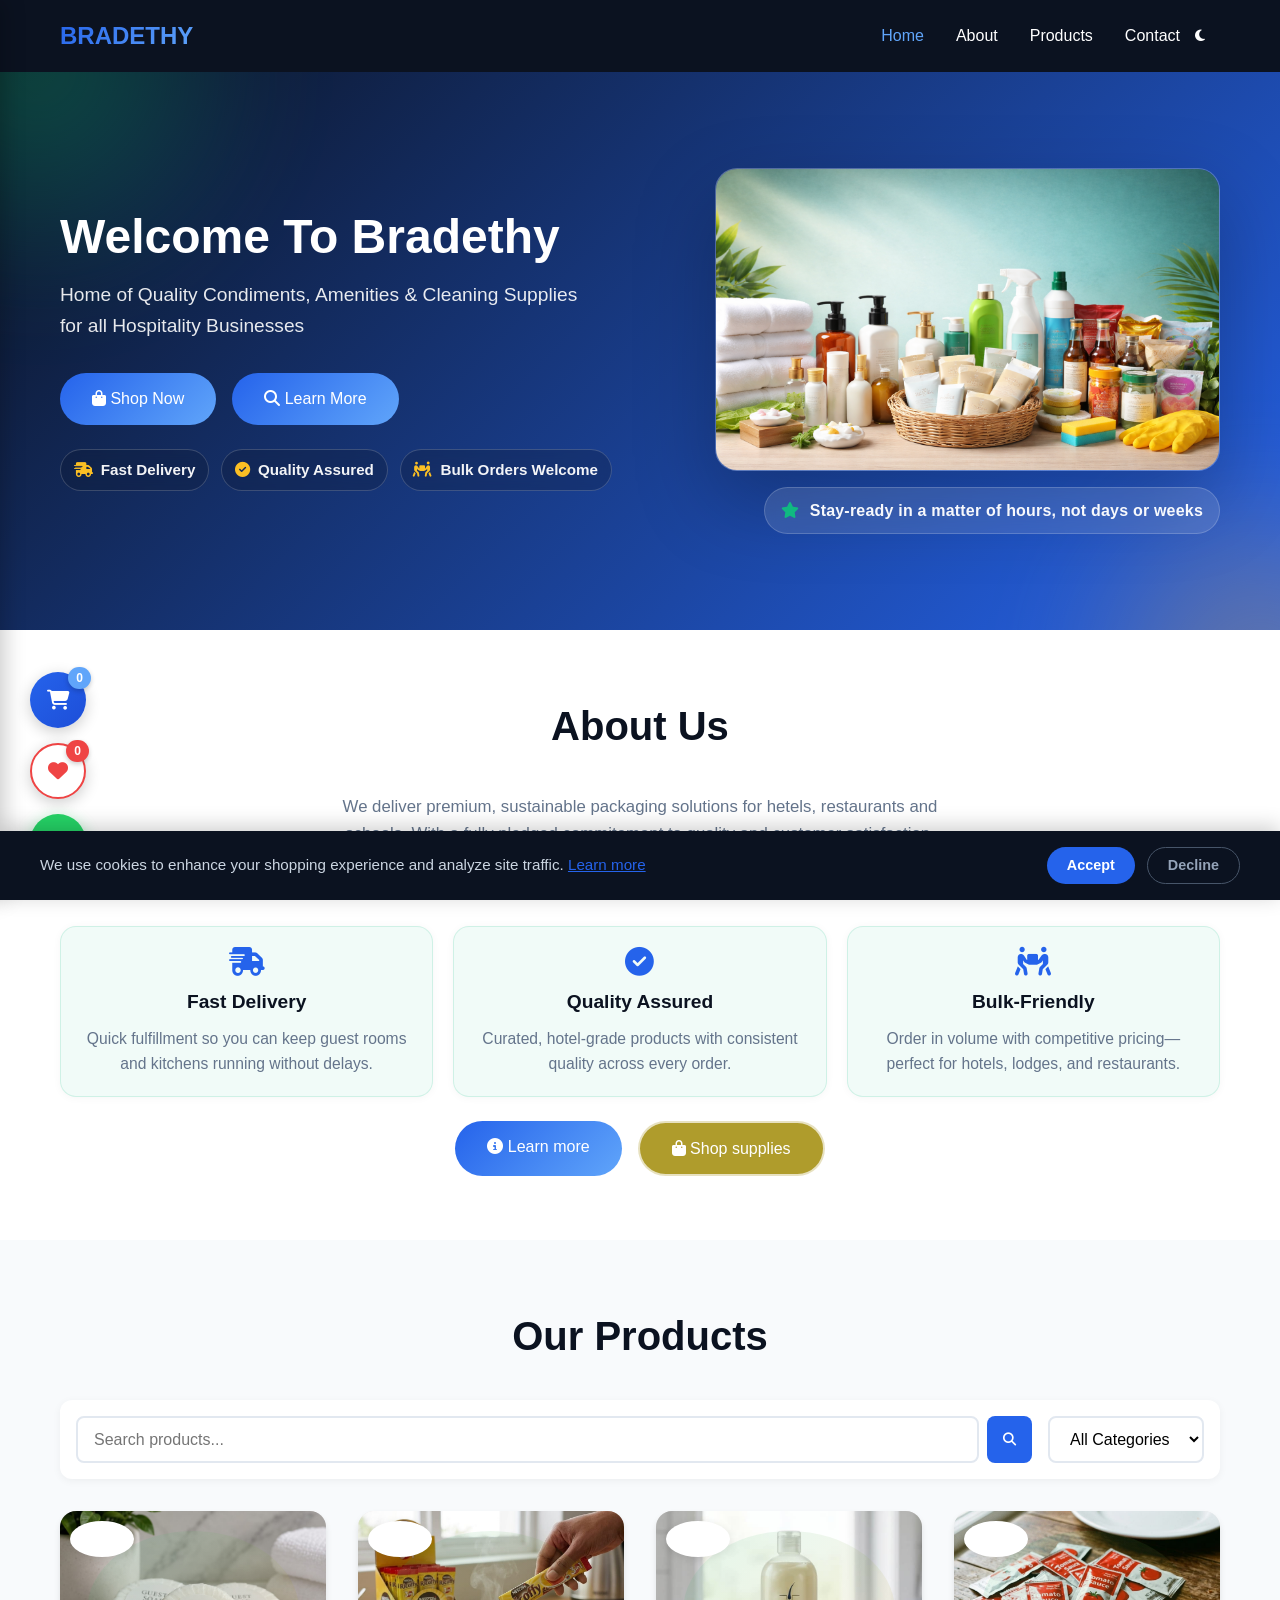
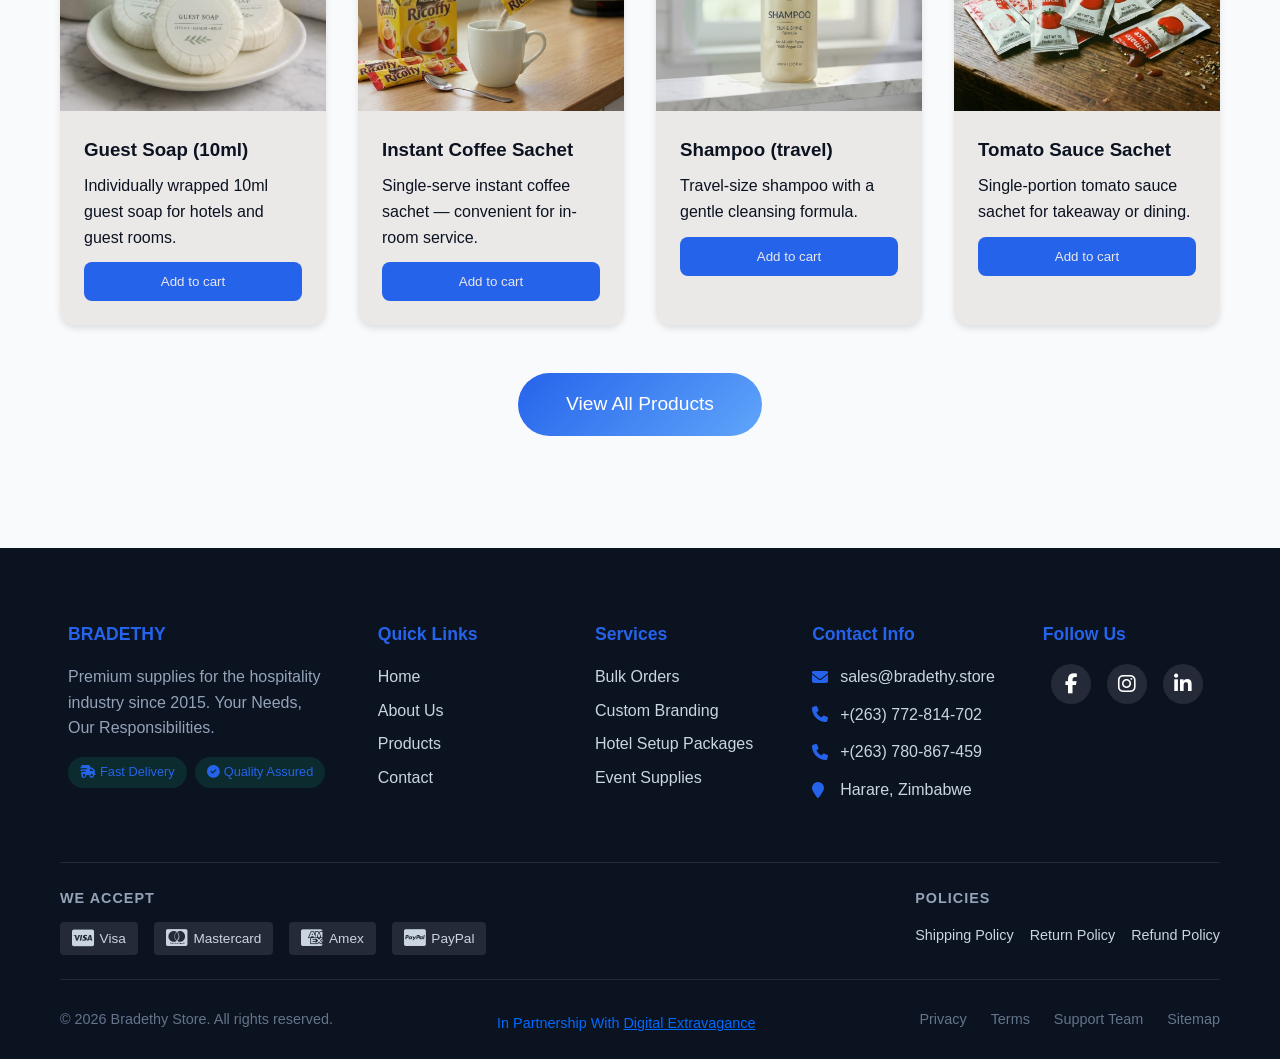
<file: index.html>
<!DOCTYPE html>
<html lang="en">
<head>
    <meta charset="UTF-8">
    <meta name="viewport" content="width=device-width, initial-scale=1.0">
    <title>Bradethy Store - Condiments, Amenities & Cleaning Supplies</title>
    <meta name="description" content="Bradethy is a business specializing in premium packaging solutions tailored for the hospitality industry, including hotels, restaurants, and schools. They offer elegant and high-quality packaging for condiments, guest amenities and cleaning supplies.">
    <link rel="canonical" href="https://bradethy.store/">

    <meta property="og:type" content="website">
    <meta property="og:title" content="Bradethy Store - Condiments, Amenities & Cleaning Supplies">
    <meta property="og:description" content="Bradethy is a business specializing in premium packaging solutions tailored for the hospitality industry, including hotels, restaurants, and schools.">
    <meta property="og:image" content="https://bradethy.store/images/og-image.png">
    <meta property="og:url" content="https://bradethy.store/">
    <meta name="twitter:card" content="summary_large_image">

    <link rel="stylesheet" href="css/base.css">
    <link rel="stylesheet" href="css/styles.css">
    <link rel="stylesheet" href="css/about.css">
    <link rel="stylesheet" href="https://cdnjs.cloudflare.com/ajax/libs/font-awesome/6.4.0/css/all.min.css">

    <meta name="theme-color" content="#2563eb">
    <meta name="robots" content="index, follow">

    <meta name="apple-mobile-web-app-capable" content="yes">
    <meta name="mobile-web-app-capable" content="yes">
    <meta name="apple-mobile-web-app-status-bar-style" content="default">
    <meta name="apple-mobile-web-app-title" content="Bradethy">
    
    <!-- favicons -->
    <link rel="apple-touch-icon" sizes="180x180" href="icons/apple-touch-icon.png">
    <link rel="apple-touch-icon" sizes="192x192" href="icons/android-chrome-192x192.png">
    <link rel="apple-touch-icon" sizes="512x512" href="icons/android-chrome-512x512.png">
    <link rel="icon" type="image/png" sizes="32x32" href="icons/favicon-32x32.png">
    <link rel="icon" type="image/png" sizes="16x16" href="icons/favicon-16x16.png">
    <link rel="manifest" href="site.webmanifest">

    <!-- Google tag (gtag.js) -->
    <script async src="https://www.googletagmanager.com/gtag/js?id=G-5YPDMQTKGX"></script>
    <script>
        window.dataLayer = window.dataLayer || [];
        function gtag(){dataLayer.push(arguments);}
        gtag('js', new Date());
        gtag('config', 'G-5YPDMQTKGX');
    </script>
        <!-- JSON-LD: Organization + BreadcrumbList -->
        <script type="application/ld+json">
        {
            "@context": "https://schema.org",
            "@graph": [
                {
                    "@type": "Organization",
                    "name": "Bradethy Store",
                    "url": "https://bradethy.store/",
                    "logo": "https://bradethy.store/images/icon-512.png",
                    "sameAs": ["https://www.facebook.com/","https://www.instagram.com/"]
                },
                {
                    "@type": "WebSite",
                    "url": "https://bradethy.store/",
                    "name": "Bradethy Store",
                    "publisher": {"@type":"Organization","name":"Bradethy Store"}
                }
            ]
        }
        </script>
            <script type="application/ld+json">
            {
                "@context": "https://schema.org",
                "@type": "LocalBusiness",
                "name": "Bradethy Store",
                "image": "https://bradethy.store/images/icon-512.png",
                "telephone": "+263772814702",
                "email": "sales@bradethy.store",
                "address": {
                    "@type": "PostalAddress",
                    "streetAddress": "Harare",
                    "addressLocality": "Harare",
                    "addressRegion": "Harare",
                    "postalCode": "",
                    "addressCountry": "ZW"
                },
                "url": "https://bradethy.store/",
                "sameAs": ["https://www.facebook.com/","https://www.instagram.com/"]
            }
            </script>
</head>

    <body data-page="home">
    <!-- Cookie Consent Banner -->
    <div class="cookie-banner" id="cookieBanner">
        <div class="cookie-content">
            <p>We use cookies to enhance your shopping experience and analyze site traffic. <a href="#">Learn more</a></p>
            <div class="cookie-buttons">
                <button class="btn-cookie btn-accept" id="cookieAccept">Accept</button>
                <button class="btn-cookie btn-decline" id="cookieDecline">Decline</button>
            </div>
        </div>
    </div>

    <header class="header">
        <div class="container">
            <a href="index.html" class="logo">BRADETHY</a>

            <nav class="nav" id="mainNav">
                <a href="index.html" class="nav-link" data-nav="home">Home</a>
                <a href="about.html" class="nav-link" data-nav="about">About</a>
                <a href="products.html" class="nav-link" data-nav="products">Products</a>
                <a href="contact.html" class="nav-link" data-nav="contact">Contact</a>
            </nav>
            
            <div class="header-actions">
                <button class="dark-mode-toggle" id="darkModeToggle" aria-label="Toggle dark mode" title="Toggle dark mode">
                    <i class="fas fa-moon"></i>
                </button>
                <button class="btn-install" id="installBtn" aria-label="Install Bradethy app" title="Install app" style="display:none; margin-left:0.5rem;">
                    <i class="fas fa-download" aria-hidden="true"></i>
                </button>
                <button class="hamburger" id="hamburgerBtn" aria-label="Toggle navigation menu" aria-expanded="false" aria-controls="mobileNav">
                    <span></span>
                    <span></span>
                    <span></span>
                </button>
            </div>
        </div>
    </header>
    <script>
      // set active nav link based on body data-page (falls back to path matching)
      (function(){
        try{
          var p=document.body.dataset.page;
          if(p){ var el=document.querySelector('#mainNav .nav-link[data-nav="'+p+'"]'); if(el) el.classList.add('active'); }
          else{ var path=location.pathname.split('/').pop()||'index.html'; document.querySelectorAll('#mainNav .nav-link').forEach(function(a){ if(a.getAttribute('href')===path) a.classList.add('active'); }); }
        }catch(e){/* ignore */}
      })();
    </script>

    <div id="siteContent">
        <main>
            <section class="hero" id="home">
                <div class="container hero-inner">
                    <div class="hero-copy">
                        <h1>Welcome To Bradethy</h1>
                        <p>Home of Quality Condiments, Amenities & Cleaning Supplies <br>for all Hospitality Businesses</p>
                        <div class="hero-cta">
                            <a href="#products" class="btn"><i class="fas fa-bag-shopping"></i> Shop Now</a>
                            <a href="#about" class="btn btn-ghost"><i class="fas fa-magnifying-glass"></i> Learn More</a>
                        </div>

                        <div class="hero-trust">
                            <div class="hero-trust-item">
                                <i class="fas fa-truck-fast" aria-hidden="true"></i>
                                <span>Fast Delivery</span>
                            </div>
                            <div class="hero-trust-item">
                                <i class="fas fa-check-circle" aria-hidden="true"></i>
                                <span>Quality Assured</span>
                            </div>
                            <div class="hero-trust-item">
                                <i class="fas fa-people-carry" aria-hidden="true"></i>
                                <span>Bulk Orders Welcome</span>
                            </div>
                        </div>
                    </div>

                    <div class="hero-visual" aria-hidden="true">
                        <div class="hero-visual-frame">
                            <img src="images/back.png" alt="Bradethy hero visual showing hospitality supplies" loading="eager" decoding="async" onload="this.closest('.hero-visual-frame')?.classList.add('loaded');" />
                        </div>
                        <div class="hero-visual-badge">
                            <span><i class="fas fa-star" aria-hidden="true"></i> Stay-ready in a matter of hours, not days or weeks</span>
                        </div>
                    </div>
                </div>
            </section>

            <section class="about" id="about">
                <div class="container">
                    <div class="about-header">
                        <h2>About Us</h2>
                        <p class="about-subtitle">
                            We deliver premium, sustainable packaging solutions for hetels, restaurants and schools. With a fully pledged commitement to quality and customer satisfaction, Bradethy aims to be a trusted partner for hospitality businesses seeking to elevate their brands through superior packaging solutions.
                        </p>
                    </div>

                    <div class="about-grid">
                        <div class="about-card">
                            <i class="fas fa-truck-fast" aria-hidden="true"></i>
                            <h3>Fast Delivery</h3>
                            <p>Quick fulfillment so you can keep guest rooms and kitchens running without delays.</p>
                        </div>

                        <div class="about-card">
                            <i class="fas fa-check-circle" aria-hidden="true"></i>
                            <h3>Quality Assured</h3>
                            <p>Curated, hotel-grade products with consistent quality across every order.</p>
                        </div>

                        <div class="about-card">
                            <i class="fas fa-people-carry" aria-hidden="true"></i>
                            <h3>Bulk-Friendly</h3>
                            <p>Order in volume with competitive pricing—perfect for hotels, lodges, and restaurants.</p>
                        </div>
                    </div>

                    <div class="about-hero-actions">
                        <a class="btn btn-contact" href="about.html"><i class="fas fa-circle-info" aria-hidden="true"></i> Learn more</a>
                        <a class="btn btn-ghost" href="products.html"><i class="fas fa-bag-shopping" aria-hidden="true"></i> Shop supplies</a>
                    </div>
                </div>
            </section>

            <section class="products" id="products">
                <div class="container">
                    <h2>Our Products</h2>
                
                    <!-- Search and Filter Bar -->
                    <div class="search-filter-bar">
                        <div class="search-box">
                            <input type="text" id="productSearch" placeholder="Search products..." aria-label="Search products">
                            <button id="searchBtn" aria-label="Search"><i class="fas fa-search"></i></button>
                        </div>
                        <div class="filter-group">
                            <select id="categoryFilter" aria-label="Filter by category">
                                <option value="">All Categories</option>
                                <option value="amenities">Amenities</option>
                                <option value="beverages">Beverages</option>
                                <option value="cleaning">Cleaning</option>
                                <option value="condiments">Condiments</option>
                                <option value="packaging">Packaging</option>
                            </select>

                        </div>
                    </div>
                
                    <div class="product-grid" id="productGrid" role="list" aria-live="polite">
                        <div class="loading-spinner" id="loadingSpinner" aria-label="Loading products">
                            <div class="spinner"></div>
                        </div>
                    </div>
                
                    <div style="text-align: center; margin: 3rem 0;">
                        <a href="products.html" class="btn" style="font-size: 1.2rem; padding: 1rem 3rem;">View All Products</a>
                    </div>
                </div>
            </section>

        </main>

        <!-- Wishlist Modal -->
        <div class="wishlist-modal" id="wishlistModal" role="dialog" aria-modal="true" aria-labelledby="wishlistTitle" aria-hidden="true">
            <div class="wishlist-content">
                <h3 id="wishlistTitle">My Wishlist</h3>
                <div class="wishlist-items" id="wishlistItems"></div>
                <button class="close-wishlist" id="closeWishlist">Close</button>
            </div>
        </div>

        <!-- Cart Modal -->
        <div class="cart-modal" id="cartModal" role="dialog" aria-modal="true" aria-labelledby="cartTitle" aria-hidden="true">
            <div class="cart-panel compact">
                <header class="cart-panel-header">
                    <h3 id="cartTitle">Your Shopping Cart</h3>
                    <button class="close-panel" id="closeCart" aria-label="Close cart"><i class="fas fa-xmark" aria-hidden="true"></i></button>
                </header>

                <main class="cart-panel-body">
                    <div class="cart-items" id="cartItems"></div>
                </main>

                <footer class="cart-panel-footer">
                    <form id="checkoutForm" class="checkout-form compact" aria-label="Quick quote form">
                        <div class="field" style="margin-bottom:0.5rem;">
                            <label for="checkoutFullname">Full name</label>
                            <input id="checkoutFullname" name="fullname" type="text" required placeholder="Your full name" autocomplete="name" />
                        </div>
                        <div class="field" style="margin-bottom:0.5rem;">
                            <label for="checkoutPromocode">Promo code</label>
                            <input id="checkoutPromocode" name="promocode" type="text" placeholder="Optional" />
                        </div>
                        <div class="cart-actions-compact">
                            <div class="cart-actions-left">
                                <button class="btn ghost" type="button" id="clearCartBtn">Clear</button>
                            </div>
                            <div class="cart-actions-right">
                                <button class="btn primary" type="button" id="checkoutBtn">Get Quote</button>
                            </div>
                        </div>
                    </form>
                </footer>
            </div>
        </div>

        <!-- Back to Top Button -->
        <button class="back-to-top" id="backToTop" aria-label="Back to top" title="Back to top">
            <i class="fas fa-arrow-up"></i>
        </button>

        <!-- Floating Cart & Wishlist Buttons -->
        <div class="floating-actions">
            <a href="https://wa.me/263772814702?text=Hello%20Bradethy%20Team%20I%E2%80%99m%20interested%20in%20premuim%20packaging%20for%20hospitality%20brands.%20Please%20assist%" class="floating-whatsapp-btn" id="floatingWhatsapp" aria-label="Chat on WhatsApp" title="Chat on WhatsApp" target="_blank" rel="noopener noreferrer">
                <i class="fab fa-whatsapp"></i>
            </a>
            <button class="floating-wishlist-btn" id="floatingWishlist" aria-label="Open wishlist" title="Wishlist">
                <i class="fas fa-heart"></i>
                <span class="wishlist-count" id="floatingWishlistCount">0</span>
            </button>
            <button class="floating-cart-btn" id="floatingCart" aria-label="Open shopping cart" title="Cart">
                <i class="fas fa-shopping-cart"></i>
                <span class="cart-count" id="floatingCartCount">0</span>
            </button>
        </div>

        <footer class="footer">
            <div class="container">
                <div class="footer-content">
                    <!-- Company Info -->
                    <div class="footer-section footer-about">
                        <h4>BRADETHY</h4>
                        <p>Premium supplies for the hospitality industry since 2015. Your Needs, Our Responsibilities.</p>
                        <div class="footer-badges">
                            <span class="badge"><i class="fas fa-shipping-fast"></i> Fast Delivery</span>
                            <span class="badge"><i class="fas fa-check-circle"></i> Quality Assured</span>
                        </div>
                    </div>

                    <!-- Quick Links -->
                    <div class="footer-section">
                        <h4>Quick Links</h4>
                        <ul class="footer-links">
                            <li><a href="index.html">Home</a></li>
                            <li><a href="about.html">About Us</a></li>
                            <li><a href="products.html">Products</a></li>
                            <li><a href="contact.html">Contact</a></li>
                        </ul>
                    </div>

                    <!-- Services -->
                    <div class="footer-section">
                        <h4>Services</h4>
                        <ul class="footer-links">
                            <li><a href="#">Bulk Orders</a></li>
                            <li><a href="#">Custom Branding</a></li>
                            <li><a href="#">Hotel Setup Packages</a></li>
                            <li><a href="#">Event Supplies</a></li>
                        </ul>
                    </div>

                    <!-- Contact Info -->
                    <div class="footer-section">
                        <h4>Contact Info</h4>
                        <ul class="contact-list">
                            <li><a href="mailto:sales@bradethy.store"><i class="fas fa-envelope"></i>sales@bradethy.store</a></li>
                            <li><a href="tel:+263772814702"><i class="fas fa-phone"></i> +(263) 772-814-702</a></li>
                            <li><a href="tel:+263780867459"><i class="fas fa-phone"></i> +(263) 780-867-459</a></li>
                            <li><a href="https://www.google.com/maps/place/Harare,+Zimbabwe"><i class="fas fa-map-marker"></i>Harare, Zimbabwe</a></li>
                        </ul>
                    </div>

                    <!-- Follow Us -->
                    <div class="footer-section">
                        <h4>Follow Us</h4>
                        <div class="social-links">
                            <a href="#" aria-label="Facebook" class="social-link"><i class="fab fa-facebook-f"></i></a>
                            <a href="#" aria-label="Instagram" class="social-link"><i class="fab fa-instagram"></i></a>
                            <a href="#" aria-label="LinkedIn" class="social-link"><i class="fab fa-linkedin-in"></i></a>
                        </div>
                    </div>
                </div>

                <!-- Footer Middle Bar: Payment & Policies -->
                <div class="footer-middle">
                    <div class="payment-methods">
                        <h5>We Accept</h5>
                        <div class="payment-icons">
                            <span><i class="fab fa-cc-visa"></i> Visa</span>
                            <span><i class="fab fa-cc-mastercard"></i> Mastercard</span>
                            <span><i class="fab fa-cc-amex"></i> Amex</span>
                            <span><i class="fab fa-cc-paypal"></i> PayPal</span>
                        </div>
                    </div>
                    <div class="policies">
                        <h5>Policies</h5>
                        <ul>
                            <!--li><a href="privacy-policy.html">Privacy Policy</a></li>
                            <li><a href="terms-of-service.html">Terms of Service</a></li-->
                            <li><a href="shipping-policy.html">Shipping Policy</a></li>
                            <li><a href="return-policy.html">Return Policy</a></li>
                            <li><a href="refund-policy.html">Refund Policy</a></li>
                        </ul>
                    </div>
                </div>

                <!-- Footer Bottom -->
                <div class="footer-bottom">
                    <p>&copy; <span id="currentYear"></span>  Bradethy Store. All rights reserved.</p>
                    <p style="margin-top:0.5rem; font-size:0.9rem; color: rgb(0, 106, 255);">
                        In Partnership With <a href="https://digitalextra.vercel.app" target="_blank" rel="noopener noreferrer" style="color: inherit; text-decoration: underline;">Digital Extravagance</a>
                    </p>
                    <div class="footer-bottom-links">
                        <a href="privacy-policy.html">Privacy</a>
                        <a href="terms-of-service.html">Terms</a>
                        <a href="https://wa.me/263780867459?text=Hello%20Bradethy%20Team%20I%E2%80%99m%20interested%20in%20premuim%20packaging%20for%20hospitality%20brands.%20Please%20assist%">Support Team</a>
                        <a href="#">Sitemap</a>
                    </div>
                </div>
            </div>
        </footer>
    </div>

    <script src="js/app.js"></script>
    
</body>
</html>
</file>
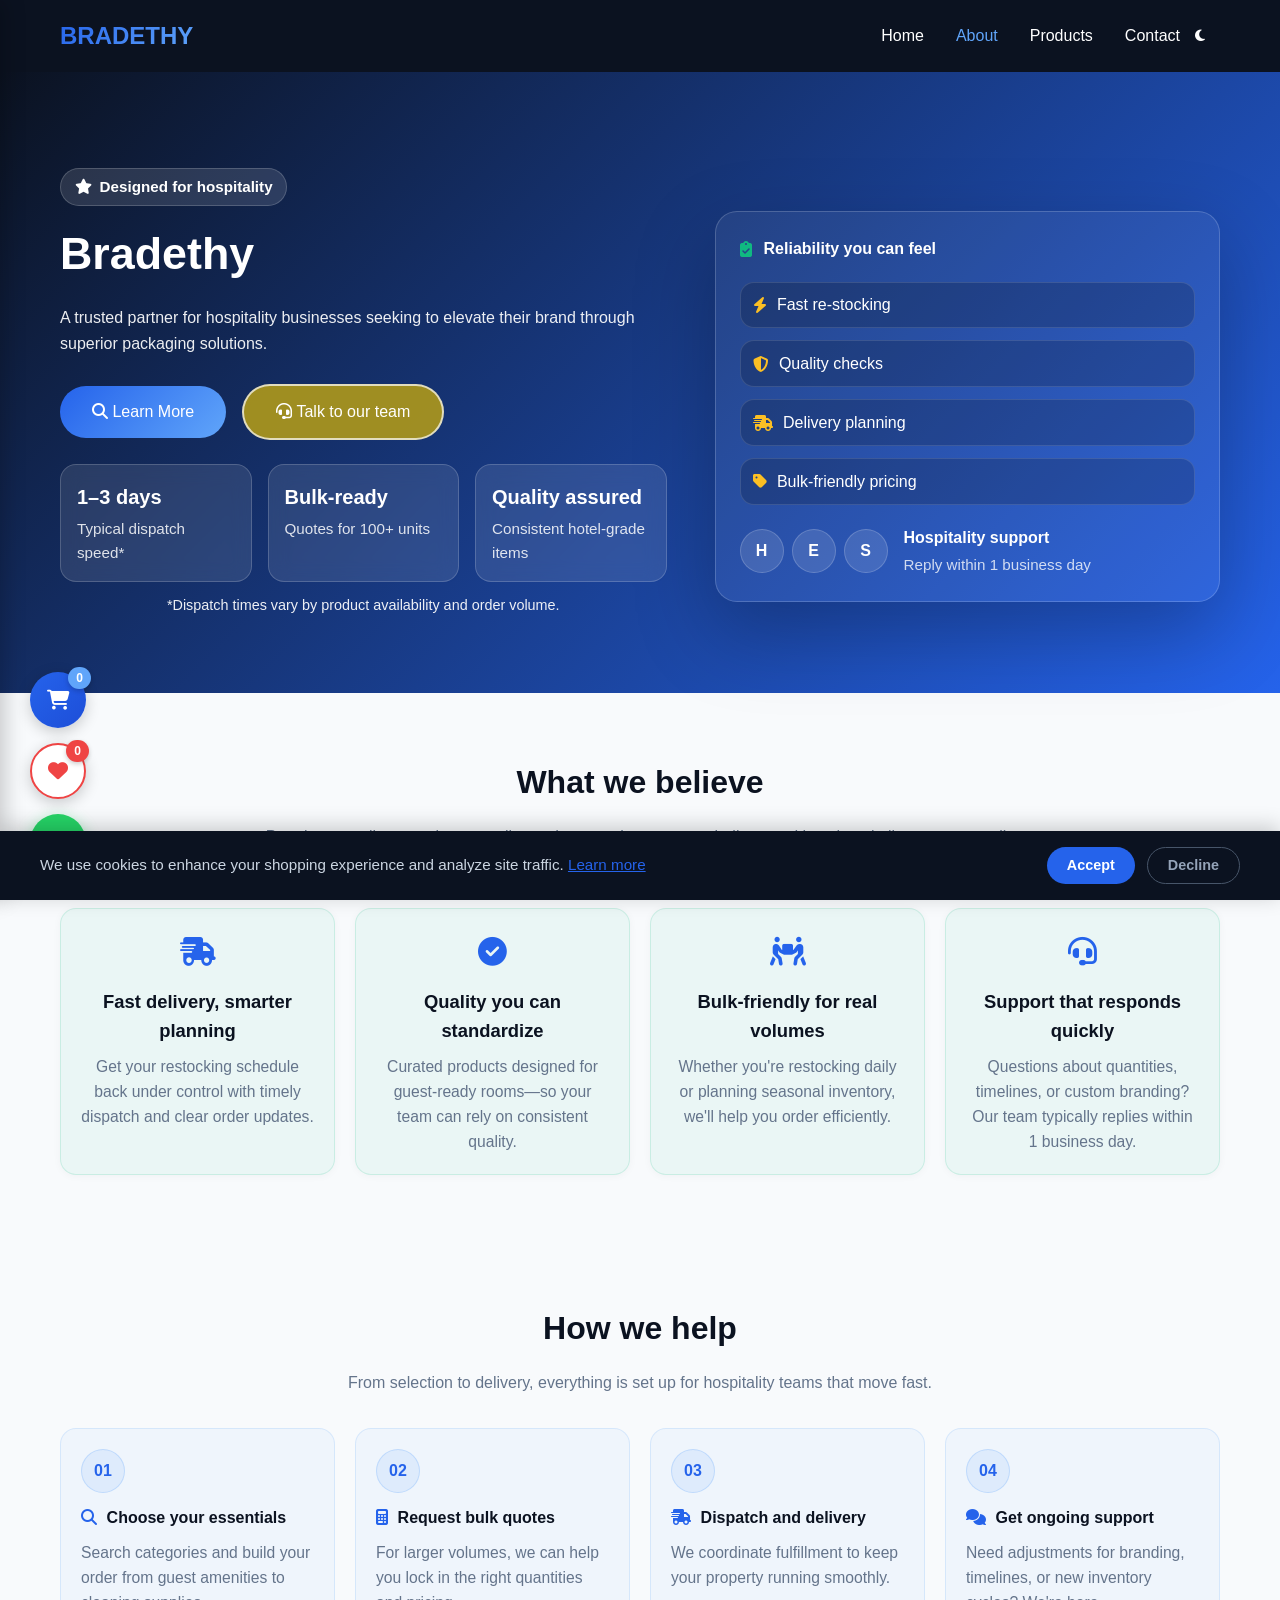
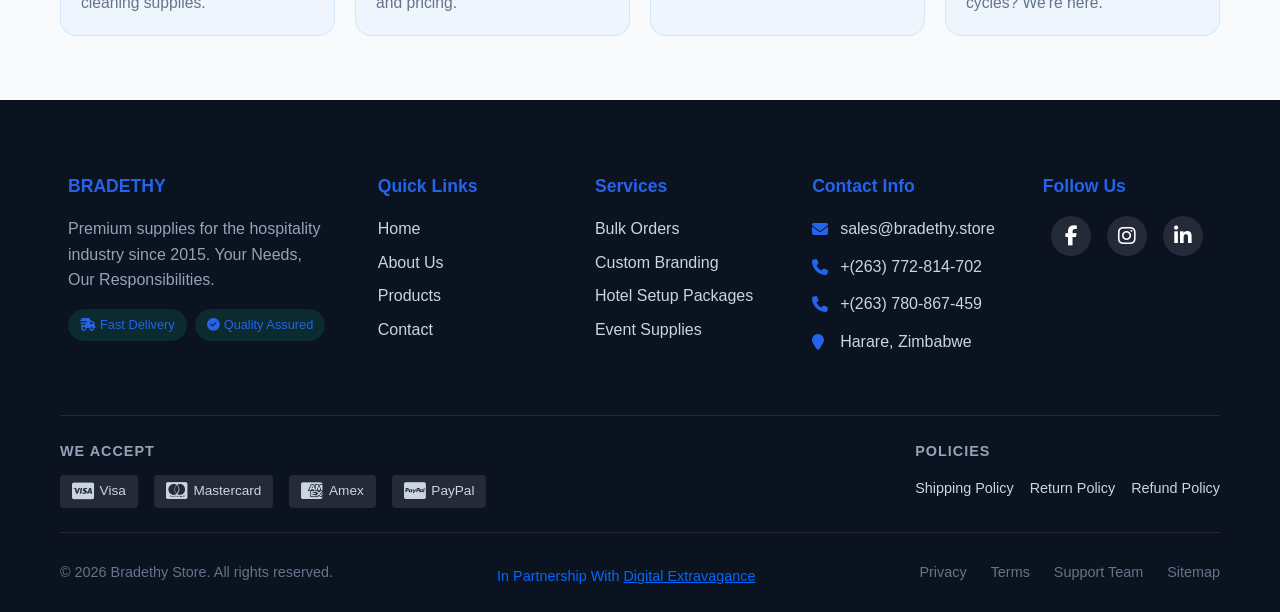
<file: about.html>
<!DOCTYPE html>
<html lang="en">
<head>
  <meta charset="UTF-8">
  <meta name="viewport" content="width=device-width, initial-scale=1.0">
  <title>About Us | Bradethy Store</title>
  <meta name="description" content="Premium condiments, guest amenities, and cleaning supplies for hotels. Fast delivery and bulk orders welcome.">
  <link rel="canonical" href="https://bradethy.store/about.html">

  <meta property="og:type" content="website">
  <meta property="og:title" content="About Us | Bradethy Store">
  <meta property="og:description" content="Premium Bradethy delivered fast. Condiments, amenities & cleaning supplies.">
  <meta property="og:image" content="https://bradethy.store/images/og-image.png">
  <meta property="og:url" content="https://bradethy.store/about.html">
  <meta name="twitter:card" content="summary_large_image">

  <link rel="stylesheet" href="css/base.css">
  <link rel="stylesheet" href="css/styles.css">
  <link rel="stylesheet" href="css/about.css">
  <link rel="stylesheet" href="https://cdnjs.cloudflare.com/ajax/libs/font-awesome/6.4.0/css/all.min.css">

  <meta name="theme-color" content="#2563eb">
  <meta name="robots" content="index, follow">

  <meta name="apple-mobile-web-app-capable" content="yes">
  <meta name="apple-mobile-web-app-status-bar-style" content="default">
  <meta name="apple-mobile-web-app-title" content="Bradethy">
    
  <!-- favicons -->
  <link rel="apple-touch-icon" sizes="180x180" href="icons/apple-touch-icon.png">
  <link rel="apple-touch-icon" sizes="192x192" href="icons/android-chrome-192x192.png">
  <link rel="apple-touch-icon" sizes="512x512" href="icons/android-chrome-512x512.png">
  <link rel="icon" type="image/png" sizes="32x32" href="icons/favicon-32x32.png">
  <link rel="icon" type="image/png" sizes="16x16" href="icons/favicon-16x16.png">
  <link rel="manifest" href="site.webmanifest">

  <!-- Google tag (gtag.js) -->
    <script async src="https://www.googletagmanager.com/gtag/js?id=G-5YPDMQTKGX"></script>
    <script>
        window.dataLayer = window.dataLayer || [];
        function gtag(){dataLayer.push(arguments);} 
        gtag('js', new Date());
        gtag('config', 'G-5YPDMQTKGX');
    </script>
    <script type="application/ld+json">
    {
      "@context": "https://schema.org",
      "@type": "BreadcrumbList",
      "itemListElement": [
        {"@type": "ListItem","position": 1, "name": "Home", "item": "https://bradethy.store/"},
        {"@type": "ListItem","position": 2, "name": "About", "item": "https://bradethy.store/about.html"}
      ]
    }
    </script>
</head>

<body data-page="about">
  <!-- Cookie Consent Banner -->
  <div class="cookie-banner" id="cookieBanner">
    <div class="cookie-content">
      <p>
        We use cookies to enhance your shopping experience and analyze site traffic.
        <a href="#">Learn more</a>
      </p>
      <div class="cookie-buttons">
        <button class="btn-cookie btn-accept" id="cookieAccept">Accept</button>
        <button class="btn-cookie btn-decline" id="cookieDecline">Decline</button>
      </div>
    </div>
  </div>

  <header class="header">
    <div class="container">
      <a href="index.html" class="logo">BRADETHY</a>
       
      <nav class="nav" id="mainNav">
        <a href="index.html" class="nav-link" data-nav="home">Home</a>
        <a href="about.html" class="nav-link" data-nav="about">About</a>
        <a href="products.html" class="nav-link" data-nav="products">Products</a>
        <a href="contact.html" class="nav-link" data-nav="contact">Contact</a>
      </nav>

      <div class="header-actions">
        <button class="dark-mode-toggle" id="darkModeToggle" aria-label="Toggle dark mode" title="Toggle dark mode">
          <i class="fas fa-moon"></i>
        </button>
        <button class="btn-install" id="installBtn" aria-label="Install Bradethy app" title="Install app" style="display:none; margin-left:0.5rem;">
          <i class="fas fa-download" aria-hidden="true"></i>
        </button>
        <button class="hamburger" id="hamburgerBtn" aria-label="Toggle navigation menu" aria-expanded="false" aria-controls="mobileNav">
          <span></span>
          <span></span>
          <span></span>
        </button>
      </div>
    </div>
  </header>
  <script>
    (function(){
      try{ var p=document.body.dataset.page; if(p){ var el=document.querySelector('#mainNav .nav-link[data-nav="'+p+'"]'); if(el) el.classList.add('active'); } }catch(e){}
    })();
  </script>

  <main>
    <!-- About Hero -->
    <section class="about-hero">
      <div class="container about-hero-inner">
        <div class="about-hero-copy">
          <div class="eyebrow"><i class="fas fa-star" aria-hidden="true"></i> Designed for hospitality</div>
          <h1>Bradethy</h1>
          <p>
            A trusted partner for hospitality businesses seeking to elevate their brand through superior packaging solutions.
          </p>

          <div class="about-hero-cta">
            <a class="btn btn-contact" href="#about-content"><i class="fas fa-magnifying-glass"></i> Learn More</a>
            <a class="btn btn-ghost btn-contact-ghost" href="https://wa.me/263780867459?text=Hello%20Bradethy%20Team%20I%E2%80%99m%20interested%20in%20premuim%20packaging%20for%20hospitality%20brands.%20Please%20assist%"><i class="fas fa-headset"></i> Talk to our team</a>
          </div>

          <div class="about-hero-metrics" role="list" aria-label="Company highlights">
            <div class="metric-card" role="listitem">
              <div class="metric-value">1–3 days</div>
              <div class="metric-label">Typical dispatch speed*</div>
            </div>
            <div class="metric-card" role="listitem">
              <div class="metric-value">Bulk-ready</div>
              <div class="metric-label">Quotes for 100+ units</div>
            </div>
            <div class="metric-card" role="listitem">
              <div class="metric-value">Quality assured</div>
              <div class="metric-label">Consistent hotel-grade items</div>
            </div>
          </div>

          <p class="about-disclaimer">*Dispatch times vary by product availability and order volume.</p>
        </div>

        <div class="about-hero-visual" aria-hidden="true">
          <div class="about-hero-visual-card">
            <div class="about-hero-visual-top">
              <i class="fas fa-clipboard-check"></i>
              <span>Reliability you can feel</span>
            </div>

            <div class="about-hero-visual-bullets">
              <div class="visual-bullet"><i class="fas fa-bolt"></i> Fast re-stocking</div>
              <div class="visual-bullet"><i class="fas fa-shield-halved"></i> Quality checks</div>
              <div class="visual-bullet"><i class="fas fa-truck-fast"></i> Delivery planning</div>
              <div class="visual-bullet"><i class="fas fa-tag"></i> Bulk-friendly pricing</div>
            </div>

            <div class="about-hero-visual-footer">
              <div class="avatar-row">
                <div class="avatar">H</div>
                <div class="avatar">E</div>
                <div class="avatar">S</div>
              </div>
              <div>
                <div class="visual-footer-title">Hospitality support</div>
                <div class="visual-footer-sub">Reply within 1 business day</div>
              </div>
            </div>
          </div>
        </div>
      </div>
    </section>

    <!-- Core Values -->
    <section class="section-padding" id="about-content">
      <div class="container">
        <div class="section-head">
          <h2>What we believe</h2>
          <p>Premium supplies, consistent quality, and responsive support—built around how hospitality teams actually operate.</p>
        </div>

        <div class="about-values-grid">
          <div class="value-card">
            <div class="value-icon"><i class="fas fa-truck-fast"></i></div>
            <h3>Fast delivery, smarter planning</h3>
            <p>
              Get your restocking schedule back under control with timely dispatch and clear order updates.
            </p>
          </div>

          <div class="value-card">
            <div class="value-icon"><i class="fas fa-check-circle"></i></div>
            <h3>Quality you can standardize</h3>
            <p>
              Curated products designed for guest-ready rooms—so your team can rely on consistent quality.
            </p>
          </div>

          <div class="value-card">
            <div class="value-icon"><i class="fas fa-people-carry"></i></div>
            <h3>Bulk-friendly for real volumes</h3>
            <p>
              Whether you're restocking daily or planning seasonal inventory, we'll help you order efficiently.
            </p>
          </div>

          <div class="value-card">
            <div class="value-icon"><i class="fas fa-headset"></i></div>
            <h3>Support that responds quickly</h3>
            <p>
              Questions about quantities, timelines, or custom branding? Our team typically replies within 1 business day.
            </p>
          </div>
        </div>
      </div>
    </section>

    <!-- How it Works -->
    <section class="section-padding about-how">
      <div class="container">
        <div class="section-head">
          <h2>How we help</h2>
          <p>From selection to delivery, everything is set up for hospitality teams that move fast.</p>
        </div>

        <div class="how-steps" role="list" aria-label="How we help">
          <div class="how-step" role="listitem">
            <div class="how-step-index">01</div>
            <div class="how-step-title"><i class="fas fa-magnifying-glass"></i> Choose your essentials</div>
            <p>Search categories and build your order from guest amenities to cleaning supplies.</p>
          </div>
          <div class="how-step" role="listitem">
            <div class="how-step-index">02</div>
            <div class="how-step-title"><i class="fas fa-calculator"></i> Request bulk quotes</div>
            <p>For larger volumes, we can help you lock in the right quantities and pricing.</p>
          </div>
          <div class="how-step" role="listitem">
            <div class="how-step-index">03</div>
            <div class="how-step-title"><i class="fas fa-shipping-fast"></i> Dispatch and delivery</div>
            <p>We coordinate fulfillment to keep your property running smoothly.</p>
          </div>
          <div class="how-step" role="listitem">
            <div class="how-step-index">04</div>
            <div class="how-step-title"><i class="fas fa-comments"></i> Get ongoing support</div>
            <p>Need adjustments for branding, timelines, or new inventory cycles? We're here.</p>
          </div>
        </div>
      </div>
    </section>
  </main>

  <!-- Wishlist Modal -->
  <div class="wishlist-modal" id="wishlistModal" role="dialog" aria-modal="true" aria-labelledby="wishlistTitle" aria-hidden="true">
    <div class="wishlist-content">
      <h3 id="wishlistTitle">My Wishlist</h3>
      <div class="wishlist-items" id="wishlistItems"></div>
      <button class="close-wishlist" id="closeWishlist">Close</button>
    </div>
  </div>

  <!-- Cart Modal -->
  <div class="cart-modal" id="cartModal" role="dialog" aria-modal="true" aria-labelledby="cartTitle" aria-hidden="true">
    <div class="cart-panel compact">
      <header class="cart-panel-header">
        <h3 id="cartTitle">Your Shopping Cart</h3>
        <button class="close-panel" id="closeCart" aria-label="Close cart"><i class="fas fa-xmark" aria-hidden="true"></i></button>
      </header>

      <main class="cart-panel-body">
        <div class="cart-items" id="cartItems"></div>
      </main>

      <footer class="cart-panel-footer">
        <form id="checkoutForm" class="checkout-form compact" aria-label="Quick quote form">
          <div class="field" style="margin-bottom:0.5rem;">
            <label for="checkoutFullname">Full name</label>
            <input id="checkoutFullname" name="fullname" type="text" required placeholder="Your full name" autocomplete="name" />
          </div>
          <div class="field" style="margin-bottom:0.5rem;">
            <label for="checkoutPromocode">Promo code</label>
            <input id="checkoutPromocode" name="promocode" type="text" placeholder="Optional" />
          </div>
          <div class="cart-actions-compact">
            <div class="cart-actions-left">
              <button class="btn ghost" type="button" id="clearCartBtn">Clear</button>
            </div>
            <div class="cart-actions-right">
              <button class="btn primary" type="button" id="checkoutBtn">Get Quote</button>
            </div>
          </div>
        </form>
      </footer>
    </div>
  </div>

  <!-- Back to Top Button -->
  <button class="back-to-top" id="backToTop" aria-label="Back to top" title="Back to top">
    <i class="fas fa-arrow-up"></i>
  </button>

  <!-- Floating Cart & Wishlist Buttons -->
  <div class="floating-actions">
    <a href="https://wa.me/263772814702?text=Hello%20Bradethy%20Team%20I%E2%80%99m%20interested%20in%20premuim%20packaging%20for%20hospitality%20brands.%20Please%20assist" class="floating-whatsapp-btn" id="floatingWhatsapp" aria-label="Chat on WhatsApp" title="Chat on WhatsApp" target="_blank" rel="noopener noreferrer">
      <i class="fab fa-whatsapp"></i>
    </a>

    <button class="floating-wishlist-btn" id="floatingWishlist" aria-label="Open wishlist" title="Wishlist">
      <i class="fas fa-heart"></i>
      <span class="wishlist-count" id="floatingWishlistCount">0</span>
    </button>
    <button class="floating-cart-btn" id="floatingCart" aria-label="Open shopping cart" title="Cart">
      <i class="fas fa-shopping-cart"></i>
      <span class="cart-count" id="floatingCartCount">0</span>
    </button>
  </div>

  <footer class="footer">
    <div class="container">
      <div class="footer-content">
        <!-- Company Info -->
        <div class="footer-section footer-about">
          <h4>BRADETHY</h4>
          <p>Premium supplies for the hospitality industry since 2015. Your Needs, Our Responsibilities.</p>
          <div class="footer-badges">
            <span class="badge"><i class="fas fa-shipping-fast"></i> Fast Delivery</span>
            <span class="badge"><i class="fas fa-check-circle"></i> Quality Assured</span>
          </div>
        </div>

        <!-- Quick Links -->
        <div class="footer-section">
          <h4>Quick Links</h4>
          <ul class="footer-links">
            <li><a href="index.html">Home</a></li>
            <li><a href="about.html">About Us</a></li>
            <li><a href="products.html">Products</a></li>
            <li><a href="contact.html">Contact</a></li>
          </ul>
        </div>

        <!-- Services -->
        <div class="footer-section">
          <h4>Services</h4>
          <ul class="footer-links">
            <li><a href="#">Bulk Orders</a></li>
            <li><a href="#">Custom Branding</a></li>
            <li><a href="#">Hotel Setup Packages</a></li>
            <li><a href="#">Event Supplies</a></li>
          </ul>
        </div>

        <!-- Contact Info -->
        <div class="footer-section">
          <h4>Contact Info</h4>
          <ul class="contact-list">
            <li><a href="mailto:sales@bradethy.store"><i class="fas fa-envelope"></i>sales@bradethy.store</a></li>
            <li><a href="tel:+263772814702"><i class="fas fa-phone"></i> +(263) 772-814-702</a></li>
            <li><a href="tel:+263780867459"><i class="fas fa-phone"></i> +(263) 780-867-459</a></li>
            <li><a href="https://www.google.com/maps/place/Harare,+Zimbabwe"><i class="fas fa-map-marker"></i>Harare, Zimbabwe</a></li>
          </ul>
        </div>

        <!-- Follow Us -->
        <div class="footer-section">
          <h4>Follow Us</h4>
          <div class="social-links">
            <a href="#" aria-label="Facebook" class="social-link"><i class="fab fa-facebook-f"></i></a>
            <a href="#" aria-label="Instagram" class="social-link"><i class="fab fa-instagram"></i></a>
            <a href="#" aria-label="LinkedIn" class="social-link"><i class="fab fa-linkedin-in"></i></a>
          </div>
        </div>
      </div>

    <!-- Footer Middle Bar: Payment & Policies -->
      <div class="footer-middle">
        <div class="payment-methods">
          <h5>We Accept</h5>
          <div class="payment-icons">
            <span><i class="fab fa-cc-visa"></i> Visa</span>
            <span><i class="fab fa-cc-mastercard"></i> Mastercard</span>
            <span><i class="fab fa-cc-amex"></i> Amex</span>
            <span><i class="fab fa-cc-paypal"></i> PayPal</span>
          </div>
        </div>
        
        <div class="policies">
          <h5>Policies</h5>
          <ul>
            <!--li><a href="privacy-policy.html">Privacy Policy</a></li>
            <li><a href="terms-of-service.html">Terms of Service</a></li-->
            <li><a href="shipping-policy.html">Shipping Policy</a></li>
            <li><a href="return-policy.html">Return Policy</a></li>
            <li><a href="refund-policy.html">Refund Policy</a></li>
          </ul>
        </div>
      </div>

    <!-- Footer Bottom -->
    <div class="footer-bottom">
      <p>&copy; <span id="currentYear"></span>  Bradethy Store. All rights reserved.</p>
      <p style="margin-top:0.5rem; font-size:0.9rem; color: rgb(0, 106, 255);">
        In Partnership With <a href="https://digitalextra.vercel.app" target="_blank" rel="noopener noreferrer" style="color: inherit; text-decoration: underline;">Digital Extravagance</a>
      </p>
      <div class="footer-bottom-links">
        <a href="privacy-policy.html">Privacy</a>
        <a href="terms-of-service.html">Terms</a>
        <a href="https://wa.me/263780867459?text=Hello%20Bradethy%20Team%20I%E2%80%99m%20interested%20in%20premuim%20packaging%20for%20hospitality%20brands.%20Please%20assist%">Support Team</a>
        <a href="#">Sitemap</a>
      </div>
    </div>
    
  </footer>
  
  <script src="js/app.js"></script>

</body>
</html>
</file>
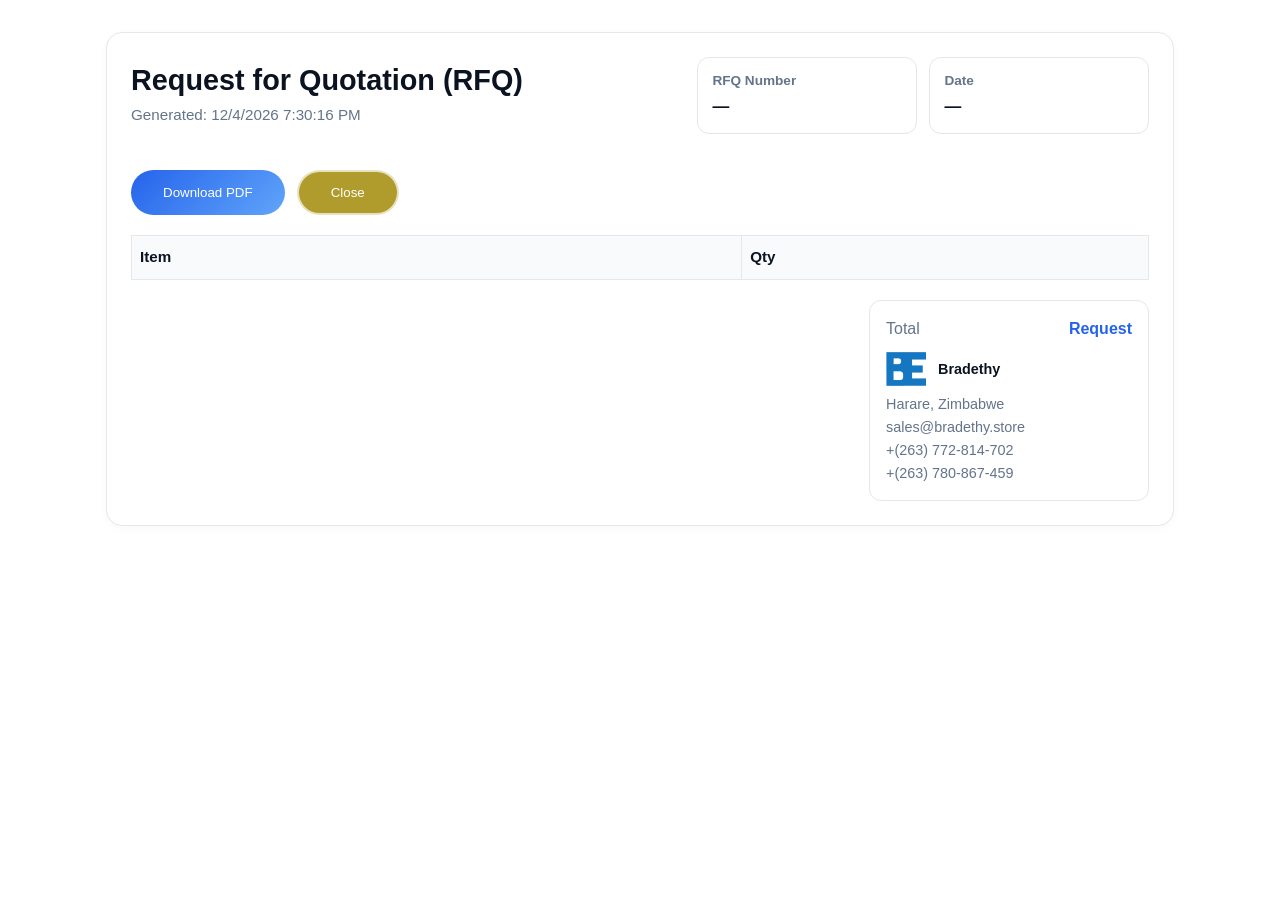
<file: cart-quote.html>
<!DOCTYPE html>
<html lang="en">
<head>

  <meta charset="UTF-8" />
  <meta name="viewport" content="width=device-width, initial-scale=1.0" />
  <title>Cart Quote | Bradethy Store</title>
  <meta name="description" content="Download or print your cart quote from Bradethy Store. Use this RFQ when requesting bulk pricing and custom branding." />
  <link rel="canonical" href="https://bradethy.store/cart-quote.html" />
  <link rel="icon" href="favicon.ico" type="image/x-icon" />
  <link rel="stylesheet" href="css/base.css" />
  <link rel="stylesheet" href="css/styles.css" />
  <link rel="manifest" href="/site.webmanifest" />
  <style>
    body { background: #fff; }

    .quote-wrap{
      max-width:1100px;
      margin:2rem auto;
      padding:0 1rem;
      font-family: inherit;
    }

    .quote-card{
      background:#fff;
      border:1px solid #e5e7eb;
      border-radius:16px;
      padding:1.5rem;
      box-shadow: 0 2px 8px rgba(0,0,0,0.03);
    }

    .quote-head{
      display:flex;
      flex-wrap:wrap;
      gap:1rem;
      justify-content:space-between;
      align-items:flex-start;
      margin-bottom:1.25rem;
    }

    .quote-title{font-size:1.8rem;font-weight:800; color: var(--dark, #0b1220);}
    .quote-meta{color:var(--gray);line-height:1.6; font-size:0.95rem;}

    .quote-actions{
      display:flex;
      gap:0.75rem;
      justify-content:flex-end;
      flex-wrap:wrap;
      margin:0.25rem 0 0;
    }

    .quote-summary{
      display:flex;
      flex-wrap:wrap;
      gap:0.75rem;
      margin:0 0 1rem;
    }

    .quote-summary .pill{
      flex: 1;
      min-width: 220px;
      border: 1px solid #e5e7eb;
      border-radius: 12px;
      padding: 0.75rem 0.9rem;
      background: #fff;
    }

    .quote-summary .pill .label{
      color: var(--gray);
      font-size: 0.85rem;
      margin-bottom: 0.15rem;
      display:flex;
      align-items:center;
      gap:0.4rem;
      font-weight: 700;
    }

    .quote-summary .pill .value{
      font-size: 1.05rem;
      font-weight: 800;
      color: var(--dark);
    }

    .quote-identity{
      display:grid;
      grid-template-columns: 1fr 1fr;
      gap: 1rem;
      margin: 0 0 1rem;
    }

    .quote-identity .box{
      border: 1px solid #e5e7eb;
      border-radius: 12px;
      padding: 0.85rem 0.95rem;
    }

    .quote-identity .box h4{
      font-size: 0.95rem;
      color: var(--gray);
      margin-bottom: 0.35rem;
      letter-spacing: 0.2px;
      text-transform: uppercase;
    }

    .quote-identity .box .lines{
      color: var(--dark);
      font-weight: 700;
      line-height: 1.6;
      font-size: 0.95rem;
    }

    .quote-identity .box .lines span{
      display:block;
      font-weight: 600;
      color: var(--gray);
      margin-top: 0.1rem;
    }

    .quote-table{width:100%;border-collapse:collapse;}
    .quote-table th,.quote-table td{
      border:1px solid #e5e7eb;
      padding:0.6rem 0.5rem;
      text-align:left;
      font-size:0.95rem;
    }
    .quote-table th{background:#f8fafc;}

    .quote-total{margin-top:1.25rem;display:flex;justify-content:flex-end;}
    .quote-total .box{
      border:1px solid #e5e7eb;
      padding:0.9rem 1rem;
      border-radius:12px;
      min-width:280px;
    }

    .quote-total .box strong{color:var(--primary)}

    .quote-terms{
      margin-top:1rem;
      display:flex;
      flex-wrap:wrap;
      gap:0.75rem;
      justify-content:space-between;
    }

    .quote-terms .note{
      flex: 1;
      min-width: 240px;
      color: var(--gray);
      font-size: 0.9rem;
      line-height: 1.55;
    }

    .quote-terms .signature{
      flex: 0 0 260px;
      min-width: 260px;
      border: 1px dashed #cbd5e1;
      border-radius: 12px;
      padding: 0.85rem;
      color: var(--gray);
      font-size: 0.9rem;
    }

    .quote-terms .signature .line{
      margin-top: 0.9rem;
      border-top: 1px solid #cbd5e1;
      height: 1px;
    }

    @media print{
      .quote-actions{display:none;}
      body{margin:0;}
      .quote-wrap{margin:0;max-width:none;padding:0;}
      .quote-card{border:none;box-shadow:none;border-radius:0;}

      .quote-identity{grid-template-columns: 1fr 1fr;}
      .quote-summary .pill{min-width: 190px;}
    }
  </style>
  <!-- Google tag (gtag.js) -->
  <script async src="https://www.googletagmanager.com/gtag/js?id=G-5YPDMQTKGX"></script>
  <script>
    window.dataLayer = window.dataLayer || [];
    function gtag(){dataLayer.push(arguments);} 
    gtag('js', new Date());
    gtag('config', 'G-5YPDMQTKGX');
  </script>
</head>
<body data-page="cart-quote">
  <div class="quote-wrap">
    <div class="quote-card">
<div class="quote-head" aria-label="Cart quotation header">
        <div>
          <div class="quote-title" id="quoteTitle">Request for Quotation (RFQ)</div>
          <div class="quote-meta" id="quoteMeta">&nbsp;</div>
        </div>

        <div class="quote-summary" aria-label="RFQ summary">
          <div class="pill">
            <div class="label">RFQ Number</div>
            <div class="value" id="quoteRFQNumber">—</div>
          </div>
          <div class="pill">
            <div class="label">Date</div>
            <div class="value" id="quoteCreatedAt">—</div>
          </div>
        </div>


        <div class="quote-actions">
          <button class="btn" type="button" id="downloadPdfBtn">Download PDF</button>
          <button class="btn btn-ghost" type="button" onclick="window.close && window.close()">Close</button>
        </div>
      </div>

      <table class="quote-table" id="quoteTable">
        <thead>
          <tr>
            <th style="width:60%">Item</th>
            <th style="width:40%">Qty</th>



          </tr>
        </thead>
        <tbody id="quoteTbody"></tbody>
      </table>

      <div class="quote-total">
        <div class="box">
          <div style="display:flex;justify-content:space-between;gap:1rem;align-items:center;">
            <span style="color:var(--gray)">Total</span>
            <strong id="quoteTotalText">(hidden)</strong>
          </div>
          <div style="color:var(--gray);font-size:0.9rem;margin-top:0.5rem;">
            <div style="display:flex;align-items:center;gap:0.75rem;margin-bottom:0.25rem;">
              <img src="images/logo.png" alt="Bradethy logo" style="width:40px;height:40px;object-fit:contain;" />
              <div style="font-weight:800;color:var(--dark);">Bradethy</div>
            </div>
            <div>Harare, Zimbabwe</div>
            <div>sales@bradethy.store</div>
            <div>+(263) 772-814-702</div>
            <div>+(263) 780-867-459</div>
          </div>
        </div>
      </div>
    </div>
  </div>

  <script src="js/quote-storage.js"></script>
  <script src="js/cart-quote.js"></script>
</body>
</html>
</file>
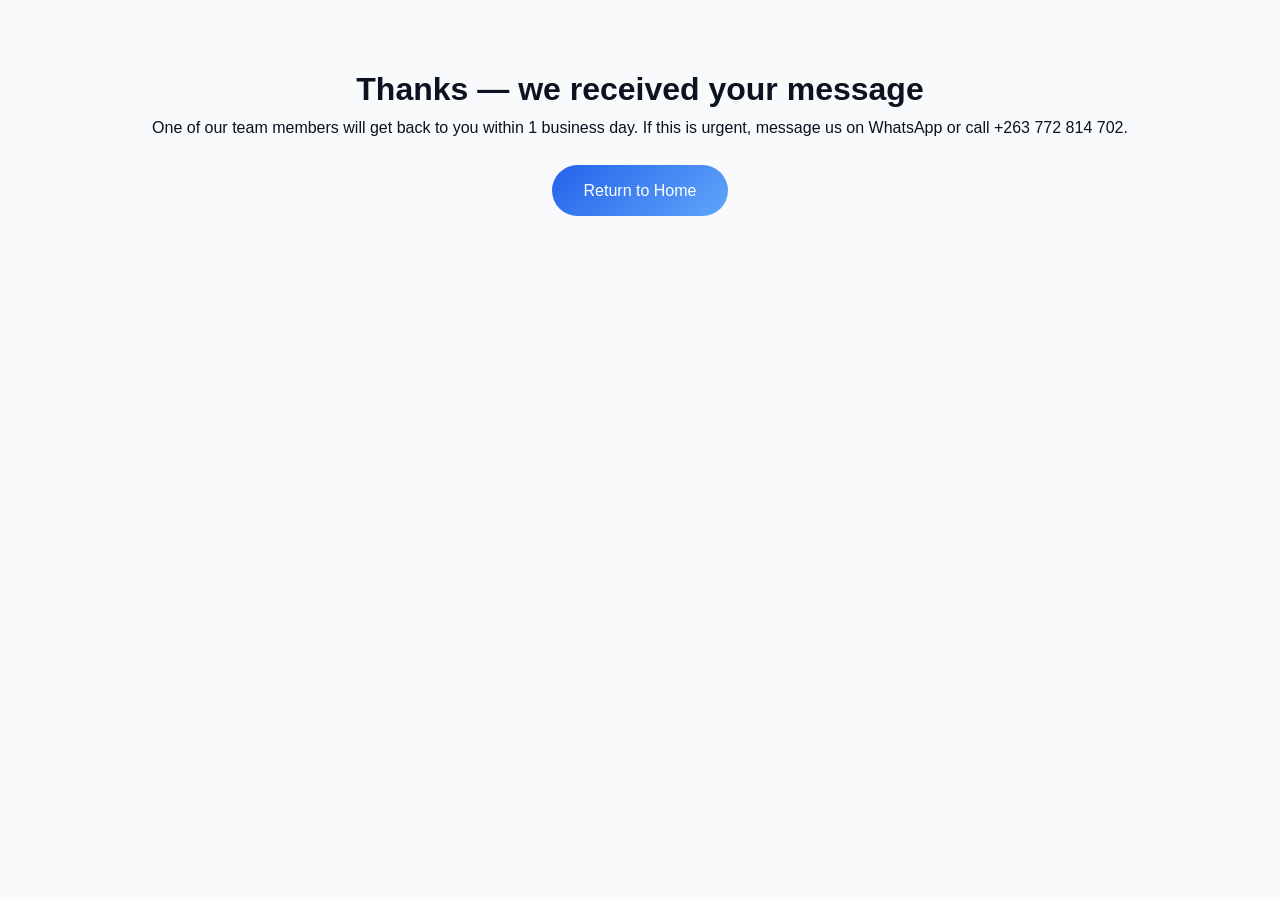
<file: contact-success.html>
<!doctype html>
<html lang="en">
<head>
  <meta charset="utf-8">
  <meta name="viewport" content="width=device-width,initial-scale=1">
  <title>Message Sent — Bradethy Store</title>
  <link rel="stylesheet" href="css/base.css">
  <link rel="stylesheet" href="css/styles.css">
</head>
<body>
  <main class="container" style="padding:4rem 1rem; text-align:center;">
    <h1>Thanks — we received your message</h1>
    <p>One of our team members will get back to you within 1 business day. If this is urgent, message us on WhatsApp or call <a href="tel:+263772814702">+263 772 814 702</a>.</p>
    <p style="margin-top:1.5rem;"><a class="btn" href="index.html">Return to Home</a></p>
  </main>
</body>
</html>
</file>
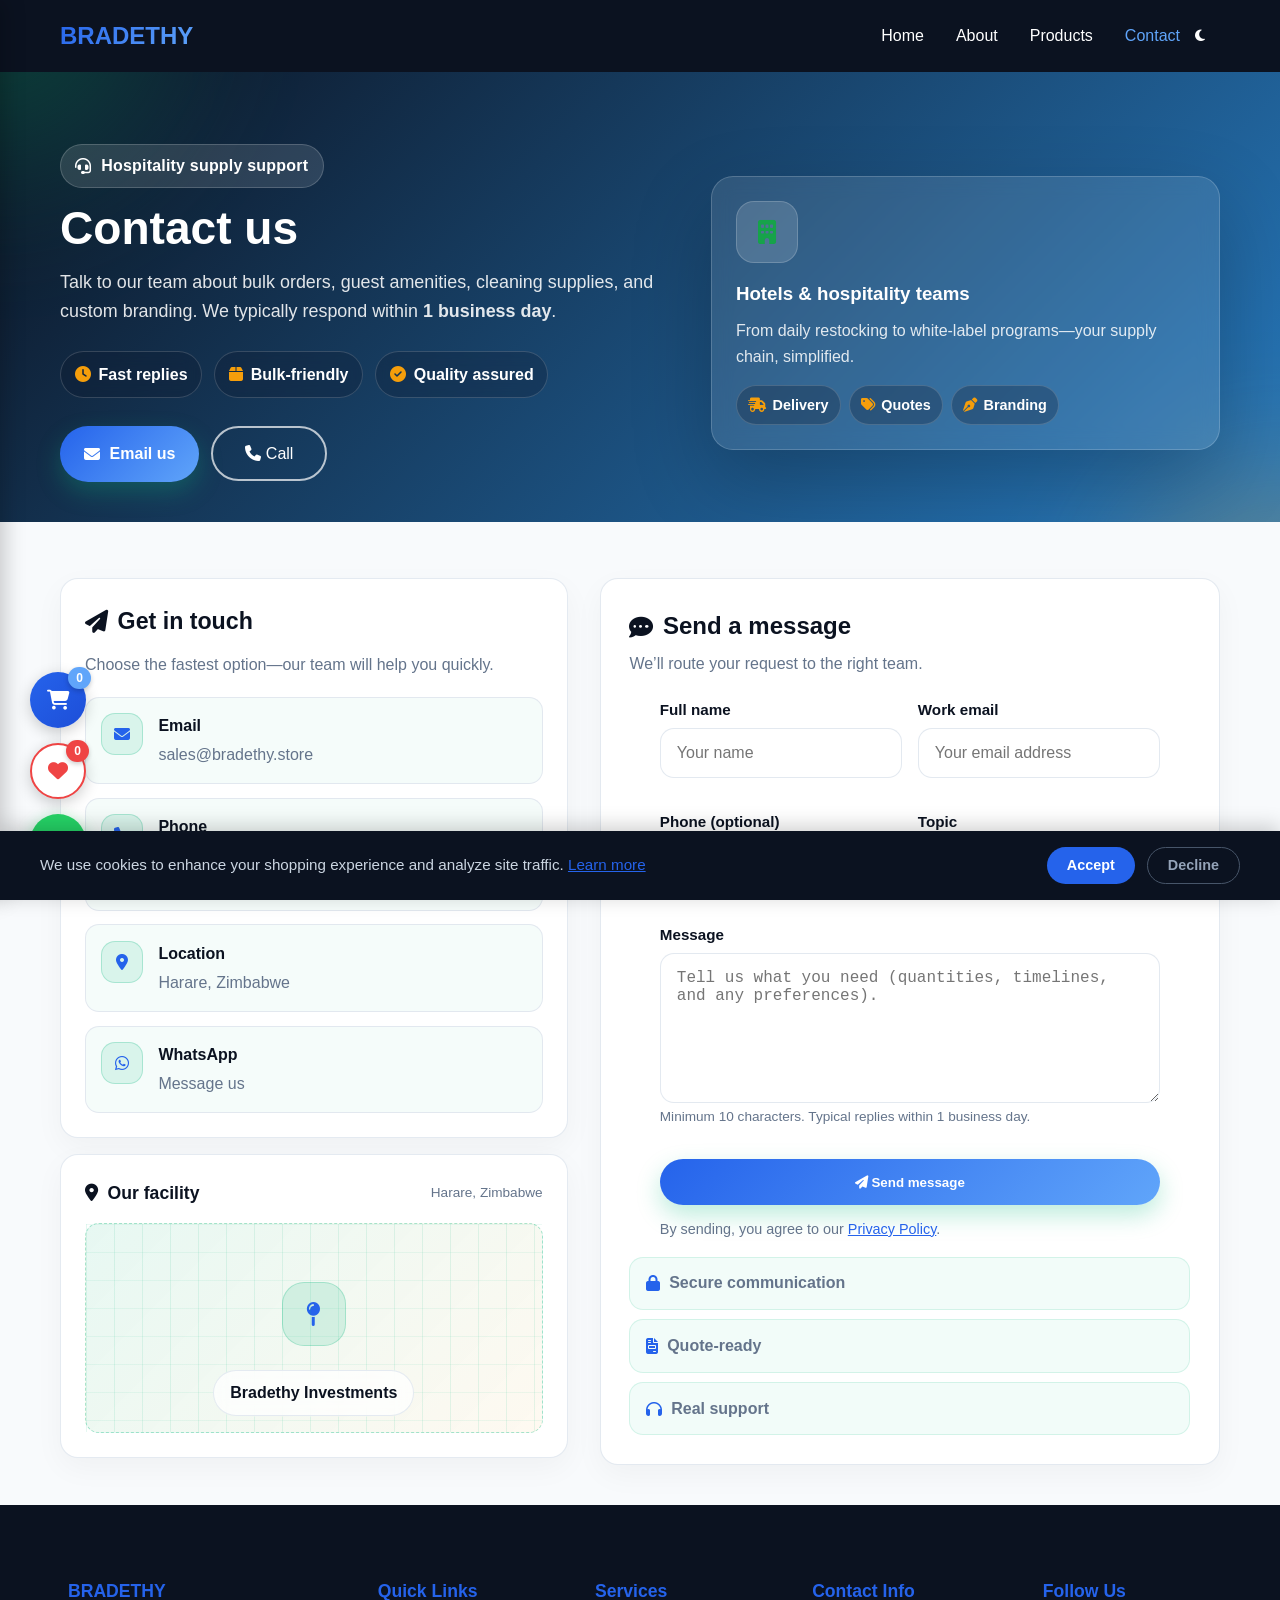
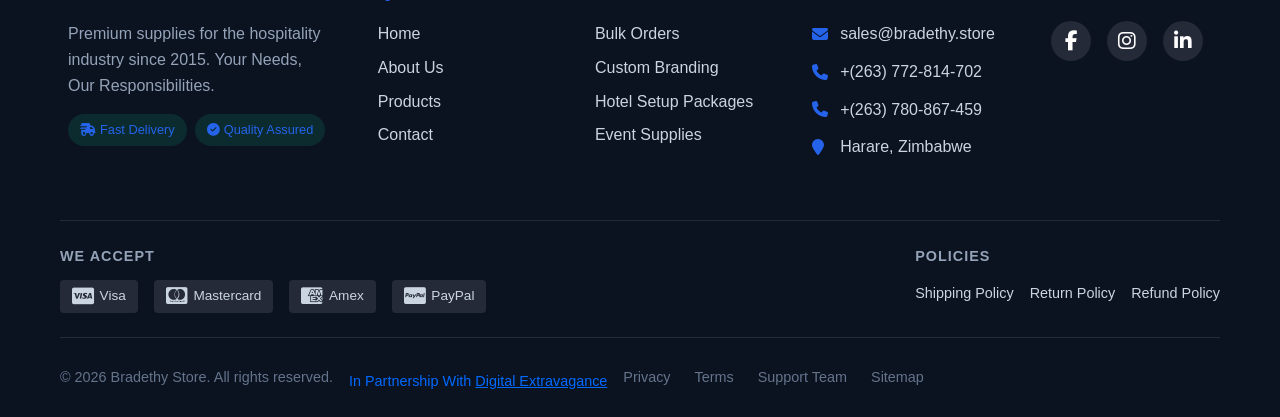
<file: contact.html>
<!DOCTYPE html>
<html lang="en">
<head>
  <meta charset="UTF-8" />
  <meta name="viewport" content="width=device-width, initial-scale=1.0" />
  <title>Contact Us | Bradethy Store</title>
  <meta name="description" content="Contact Bradethy Store for bulk orders, guest amenities, cleaning supplies, and custom branding." />
  <link rel="canonical" href="https://bradethy.store/contact.html" />

  <meta property="og:type" content="website" />
  <meta property="og:title" content="Contact Us | Bradethy Store" />
  <meta property="og:description" content="Get in touch with our hospitality supply experts for orders, questions, and custom branding." />
  <meta property="og:image" content="https://bradethy.store/images/og-image.png" />
  <meta property="og:url" content="https://bradethy.store/contact.html" />
  <meta name="twitter:card" content="summary_large_image" />
  
  <link rel="stylesheet" href="css/base.css" />
  <link rel="stylesheet" href="css/styles.css" />
  <link rel="stylesheet" href="css/contact.css" />
  <link rel="stylesheet" href="https://cdnjs.cloudflare.com/ajax/libs/font-awesome/6.4.0/css/all.min.css" />

  <link rel="manifest" href="/site.webmanifest" />
  <meta name="theme-color" content="#2563eb" />
  <meta name="apple-mobile-web-app-capable" content="yes" />
  <meta name="apple-mobile-web-app-status-bar-style" content="default" />
  <meta name="apple-mobile-web-app-title" content="Bradethy" />

  <link rel="apple-touch-icon" sizes="180x180" href="icons/apple-touch-icon.png" />
  <link rel="apple-touch-icon" sizes="192x192" href="icons/android-chrome-192x192.png" />
  <link rel="apple-touch-icon" sizes="512x512" href="icons/android-chrome-512x512.png" />
  <link rel="icon" type="image/png" sizes="32x32" href="icons/favicon-32x32.png" />
  <link rel="icon" type="image/png" sizes="16x16" href="icons/favicon-16x16.png" />

  <!-- Google tag (gtag.js) -->
  <script async src="https://www.googletagmanager.com/gtag/js?id=G-5YPDMQTKGX"></script>
  <script>
    window.dataLayer = window.dataLayer || [];
    function gtag(){dataLayer.push(arguments);} 
    gtag('js', new Date());
    gtag('config', 'G-5YPDMQTKGX');
  </script>
</head>


<body data-page="contact">
  <!-- Cookie Consent Banner -->
  <div class="cookie-banner" id="cookieBanner">
    <div class="cookie-content">
      <p>
        We use cookies to enhance your shopping experience and analyze site traffic.
        <a href="#">Learn more</a>
      </p>
      <div class="cookie-buttons">
        <button class="btn-cookie btn-accept" id="cookieAccept">Accept</button>
        <button class="btn-cookie btn-decline" id="cookieDecline">Decline</button>
      </div>
    </div>
  </div>

  <header class="header">
    <div class="container">
      <a href="index.html" class="logo">BRADETHY</a>
       
      <nav class="nav" id="mainNav">
        <a href="index.html" class="nav-link" data-nav="home">Home</a>
        <a href="about.html" class="nav-link" data-nav="about">About</a>
        <a href="products.html" class="nav-link" data-nav="products">Products</a>
        <a href="contact.html" class="nav-link" data-nav="contact">Contact</a>
      </nav>

      <div class="header-actions">
        <button class="dark-mode-toggle" id="darkModeToggle" aria-label="Toggle dark mode" title="Toggle dark mode">
          <i class="fas fa-moon"></i>
        </button>
        <!-- Install PWA button (hidden by default) -->
        <button class="btn-install" id="installBtn" aria-label="Install Bradethy app" title="Install app" style="display:none; margin-left:0.5rem;">
          <i class="fas fa-download" aria-hidden="true"></i>
        </button>

        <button class="hamburger" id="hamburgerBtn" aria-label="Toggle navigation menu" aria-expanded="false" aria-controls="mobileNav">
          <span></span>
          <span></span>
          <span></span>
        </button>
      </div>
    </div>
  <script>
    (function(){ try{ var p=document.body.dataset.page; if(p){ var el=document.querySelector('#mainNav .nav-link[data-nav="'+p+'"]'); if(el) el.classList.add('active'); } }catch(e){} })();
  </script>
  </header>

  <main>
    <!-- Contact Hero -->
    <section class="contact-hero">
      <div class="container contact-hero-inner">
        <div class="contact-hero-copy">
          <div class="eyebrow"><i class="fas fa-headset"></i> Hospitality supply support</div>
          <h1>Contact us</h1>
          <p>
            Talk to our team about bulk orders, guest amenities, cleaning supplies, and custom branding. We typically respond within
            <strong>1 business day</strong>.
          </p>

          <div class="contact-hero-badges">
            <div class="contact-badge"><i class="fas fa-clock"></i> Fast replies</div>
            <div class="contact-badge"><i class="fas fa-box"></i> Bulk-friendly</div>
            <div class="contact-badge"><i class="fas fa-check-circle"></i> Quality assured</div>
          </div>

          <div class="contact-hero-cta">
            <a class="btn btn-contact" href="mailto:sales@bradethy.store"><i class="fas fa-envelope"></i> Email us</a>
            <a class="btn btn-ghost btn-contact-ghost" href="tel:+263772814702"><i class="fas fa-phone"></i> Call</a>
          </div>
        </div>

        <div class="contact-hero-visual" aria-hidden="true">
          <div class="contact-hero-card">
            <div class="contact-hero-card-icon"><i class="fas fa-building"></i></div>
            <h3>Hotels & hospitality teams</h3>
            <p>From daily restocking to white-label programs—your supply chain, simplified.</p>
            <div class="contact-hero-card-row">
              <span class="pill"><i class="fas fa-truck-fast"></i> Delivery</span>
              <span class="pill"><i class="fas fa-tags"></i> Quotes</span>
              <span class="pill"><i class="fas fa-pen-nib"></i> Branding</span>
            </div>
          </div>
        </div>
      </div>
    </section>

    <!-- Contact Section -->
    <section class="contact-page">
      <div class="container contact-grid">
        <!-- Left: Info Cards -->
        <aside class="contact-sidebar">
          <div class="contact-side-card">
            <h2><i class="fas fa-paper-plane"></i> Get in touch</h2>
            <p>Choose the fastest option—our team will help you quickly.</p>

            <div class="contact-channel-grid">
              <div class="channel">
                <div class="channel-icon"><i class="fas fa-envelope"></i></div>
                <div class="channel-info">
                  <div class="channel-title">Email</div>
                  <a class="channel-link" href="mailto:sales@bradethy.store">sales@bradethy.store</a>
                </div>
              </div>

              <div class="channel">
                <div class="channel-icon"><i class="fas fa-phone"></i></div>
                <div class="channel-info">
                  <div class="channel-title">Phone</div>
                  <a class="channel-link" href="tel:+263772814702">+(263) 772-814-702</a>
                  <br>
                  <a class="channel-link" href="tel:+263780867459">+(263) 780-867-459</a>
                </div>
              </div>

              <div class="channel">
                <div class="channel-icon"><i class="fas fa-map-marker-alt"></i></div>
                <div class="channel-info">
                  <div class="channel-title">Location</div>
                  <div class="channel-text">Harare, Zimbabwe</div>
                </div>
              </div>

              <div class="channel">
                <div class="channel-icon"><i class="fab fa-whatsapp"></i></div>
                <div class="channel-info">
                  <div class="channel-title">WhatsApp</div>
                  <a class="channel-link" href="https://wa.me/263772814702?text=Hello%20Bradethy%20Team%20I%E2%80%99m%20interested%20in%20premuim%20packaging%20for%20hospitality%20brands.%20Please%20assist" target="_blank" rel="noopener noreferrer">
                    Message us
                  </a>
                </div>
              </div>
            </div>
          </div>

          <a href="https://www.google.com/maps/place/Harare,+Zimbabwe" target="_blank" rel="noopener noreferrer" class="map-link">
            <div class="contact-side-card contact-map">
              <div class="contact-map-header">
                <h3><i class="fas fa-location-dot"></i> Our facility</h3>
                <span class="map-note">Harare, Zimbabwe</span>
              </div>
              <div class="map-placeholder" role="img" aria-label="Map placeholder">
                <div class="map-pin"><i class="fas fa-map-pin"></i></div>
                <div class="map-gridlines" aria-hidden="true"></div>
                <div class="map-label">Bradethy Investments</div>
              </div>
            </div>
          </a>
        </aside>

        <!-- Right: Form -->
        <div class="contact-main">
          <div class="contact-form-wrap">
            <h2><i class="fas fa-comment-dots"></i> Send a message</h2>
            <p class="contact-form-subtitle">We’ll route your request to the right team.</p>

            <form class="contact-form contact-form-modern" id="contactForm" novalidate action="https://formsubmit.co/92a739888eeb82cfffd9997921bf7413" method="POST" data-form="formsubmit">
              <div class="form-row">
                <div class="field">
                  <label for="contactName">Full name</label>
                  <input id="contactName" type="text" name="name" placeholder="Your name" required />
                </div>

                <div class="field">
                  <label for="contactEmail">Work email</label>
                  <input id="contactEmail" type="email" name="email" placeholder="Your email address" required />
                </div>
              </div>

              <div class="form-row">
                <div class="field">
                  <label for="contactPhone">Phone (optional)</label>
                  <input id="contactPhone" type="tel" name="phone" placeholder="+263772814702" />
                </div>

                <div class="field">
                  <label for="contactTopic">Topic</label>
                  <select id="contactTopic" name="topic" required>
                    <option value="">Select a topic</option>
                    <option value="bulk">Bulk orders</option>
                    <option value="amenities">Guest amenities</option>
                    <option value="cleaning">Cleaning supplies</option>
                    <option value="branding">Custom branding</option>
                    <option value="other">Other questions</option>
                  </select>
                </div>
              </div>

              <div class="field">
                <label for="contactMessage">Message</label>
                <textarea id="contactMessage" name="message" rows="6" placeholder="Tell us what you need (quantities, timelines, and any preferences)." required></textarea>
                <div class="helper">
                  Minimum 10 characters. Typical replies within 1 business day.
                </div>
              </div>

              <div class="form-actions">
                <button type="submit" class="btn btn-contact" id="contactSubmitBtn">
                  <span class="btn-content"><i class="fas fa-paper-plane"></i> Send message</span>
                  <span class="btn-spinner" aria-hidden="true"></span>
                </button>

                <div class="privacy-note">
                  By sending, you agree to our <a href="privacy-policy.html">Privacy Policy</a>.
                </div>
              </div>

              <!-- FormSubmit configuration: replace the action email with your email address -->
              <input type="hidden" name="_next" value="https://bradethy.store/contact-success.html" />
              <input type="hidden" name="_subject" value="New message via Contact form - Bradethy Store" />
              <input type="hidden" name="_captcha" value="false" />
              <!-- Simple honeypot to reduce spam (leave empty) -->
              <input type="text" name="_honey" style="display:none" />
              <div class="form-status" id="contactFormStatus" aria-live="polite" aria-atomic="true" role="status"></div>
            </form>
          </div>

          <div class="contact-small-trust">
            <div class="trust-inline"><i class="fas fa-lock"></i> Secure communication</div>
            <div class="trust-inline"><i class="fas fa-file-invoice"></i> Quote-ready</div>
            <div class="trust-inline"><i class="fas fa-headphones"></i> Real support</div>
          </div>
        </div>
      </div>
    </section>
  </main>

  <!-- Wishlist Modal -->
  <div class="wishlist-modal" id="wishlistModal" role="dialog" aria-modal="true" aria-labelledby="wishlistTitle" aria-hidden="true">
    <div class="wishlist-content">
      <h3 id="wishlistTitle">My Wishlist</h3>
      <div class="wishlist-items" id="wishlistItems"></div>
      <button class="close-wishlist" id="closeWishlist">Close</button>
    </div>
  </div>

  <!-- Cart Modal -->
  <div class="cart-modal" id="cartModal" role="dialog" aria-modal="true" aria-labelledby="cartTitle" aria-hidden="true">
  <div class="cart-panel compact">
      <header class="cart-panel-header">
        <h3 id="cartTitle">Your Shopping Cart</h3>
        <button class="close-panel" id="closeCart" aria-label="Close cart"><i class="fas fa-xmark" aria-hidden="true"></i></button>
      </header>

      <main class="cart-panel-body">
        <div class="cart-items" id="cartItems"></div>
      </main>

      <footer class="cart-panel-footer">
        <form id="checkoutForm" class="checkout-form compact" aria-label="Quick quote form">
          <div class="field" style="margin-bottom:0.5rem;">
            <label for="checkoutFullname">Full name</label>
            <input id="checkoutFullname" name="fullname" type="text" required placeholder="Your full name" autocomplete="name" />
          </div>
          <div class="field" style="margin-bottom:0.5rem;">
            <label for="checkoutPromocode">Promo code</label>
            <input id="checkoutPromocode" name="promocode" type="text" placeholder="Optional" />
          </div>
          <div class="cart-actions-compact">
            <div class="cart-actions-left">
              <button class="btn ghost" type="button" id="clearCartBtn">Clear</button>
            </div>
            <div class="cart-actions-right">
              <button class="btn primary" type="button" id="checkoutBtn">Get Quote</button>
            </div>
          </div>
        </form>
      </footer>
    </div>
  </div>

  <!-- Back to Top Button -->
  <button class="back-to-top" id="backToTop" aria-label="Back to top" title="Back to top">
    <i class="fas fa-arrow-up"></i>
  </button>

  <!-- Floating Cart & Wishlist Buttons -->
  <div class="floating-actions">
    <a href="https://wa.me/263772814702?text=Hello%20Bradethy%20Team%20I%E2%80%99m%20interested%20in%20premuim%20packaging%20for%20hospitality%20brands.%20Please%20assist" class="floating-whatsapp-btn" id="floatingWhatsapp" aria-label="Chat on WhatsApp" title="Chat on WhatsApp" target="_blank" rel="noopener noreferrer">
      <i class="fab fa-whatsapp"></i>
    </a>
    <button class="floating-wishlist-btn" id="floatingWishlist" aria-label="Open wishlist" title="Wishlist">
      <i class="fas fa-heart"></i>
      <span class="wishlist-count" id="floatingWishlistCount">0</span>
    </button>
    <button class="floating-cart-btn" id="floatingCart" aria-label="Open shopping cart" title="Cart">
      <i class="fas fa-shopping-cart"></i>
      <span class="cart-count" id="floatingCartCount">0</span>
    </button>
  </div>

  <footer class="footer">
    <div class="container">
      <div class="footer-content">
        <!-- Company Info -->
        <div class="footer-section footer-about">
          <h4>BRADETHY</h4>
          <p>Premium supplies for the hospitality industry since 2015. Your Needs, Our Responsibilities.</p>
          <div class="footer-badges">
            <span class="badge"><i class="fas fa-shipping-fast"></i> Fast Delivery</span>
            <span class="badge"><i class="fas fa-check-circle"></i> Quality Assured</span>
          </div>
        </div>

        <!-- Quick Links -->
        <div class="footer-section">
          <h4>Quick Links</h4>
          <ul class="footer-links">
            <li><a href="index.html">Home</a></li>
            <li><a href="about.html">About Us</a></li>
            <li><a href="products.html">Products</a></li>
            <li><a href="contact.html">Contact</a></li>
          </ul>
        </div>

        <!-- Services -->
        <div class="footer-section">
          <h4>Services</h4>
          <ul class="footer-links">
            <li><a href="#">Bulk Orders</a></li>
            <li><a href="#">Custom Branding</a></li>
            <li><a href="#">Hotel Setup Packages</a></li>
            <li><a href="#">Event Supplies</a></li>
          </ul>
        </div>

        <!-- Contact Info -->
        <div class="footer-section">
          <h4>Contact Info</h4>
          <ul class="contact-list">
            <li><a href="mailto:sales@bradethy.store"><i class="fas fa-envelope"></i>sales@bradethy.store</a></li>
            <li><a href="tel:+263772814702"><i class="fas fa-phone"></i> +(263) 772-814-702</a></li>
            <li><a href="tel:+263780867459"><i class="fas fa-phone"></i> +(263) 780-867-459</a></li>
            <li><a href="https://www.google.com/maps/place/Harare,+Zimbabwe"><i class="fas fa-map-marker"></i>Harare, Zimbabwe</a></li>
          </ul>
        </div>

        <!-- Follow Us -->
        <div class="footer-section">
          <h4>Follow Us</h4>
          <div class="social-links">
            <a href="#" aria-label="Facebook" class="social-link"><i class="fab fa-facebook-f"></i></a>
            <a href="#" aria-label="Instagram" class="social-link"><i class="fab fa-instagram"></i></a>
            <a href="#" aria-label="LinkedIn" class="social-link"><i class="fab fa-linkedin-in"></i></a>
          </div>
        </div>
      </div>

      <!-- Footer Middle Bar: Payment & Policies -->
      <div class="footer-middle">
        <div class="payment-methods">
          <h5>We Accept</h5>
          <div class="payment-icons">
            <span><i class="fab fa-cc-visa"></i> Visa</span>
            <span><i class="fab fa-cc-mastercard"></i> Mastercard</span>
            <span><i class="fab fa-cc-amex"></i> Amex</span>
            <span><i class="fab fa-cc-paypal"></i> PayPal</span>
          </div>
        </div>
        <div class="policies">
          <h5>Policies</h5>
          <ul>
            <!--li><a href="privacy-policy.html">Privacy Policy</a></li>
            <li><a href="terms-of-service.html">Terms of Service</a></li-->
            <li><a href="shipping-policy.html">Shipping Policy</a></li>
            <li><a href="return-policy.html">Return Policy</a></li>
            <li><a href="refund-policy.html">Refund Policy</a></li>
          </ul>
        </div>
      </div>

      <!-- Footer Bottom -->
      <div class="footer-bottom">
        <div class="footer-bottom">
          <p>&copy; <span id="currentYear"></span>  Bradethy Store. All rights reserved.</p>
          <p style="margin-top:0.5rem; font-size:0.9rem; color: rgb(0, 106, 255);">
            In Partnership With <a href="https://digitalextra.vercel.app" target="_blank" rel="noopener noreferrer" style="color: inherit; text-decoration: underline;">Digital Extravagance</a>
          </p>
          <div class="footer-bottom-links">
            <a href="privacy-policy.html">Privacy</a>
            <a href="terms-of-service.html">Terms</a>
            <a href="https://wa.me/263780867459?text=Hello%20Bradethy%20Team%20I%E2%80%99m%20interested%20in%20premuim%20packaging%20for%20hospitality%20brands.%20Please%20assist">Support Team</a>
            <a href="#">Sitemap</a>
          </div>
        </div>
      </div>
    </div>
  </footer>

  <script src="js/app.js"></script>

</body>
</html>
</file>
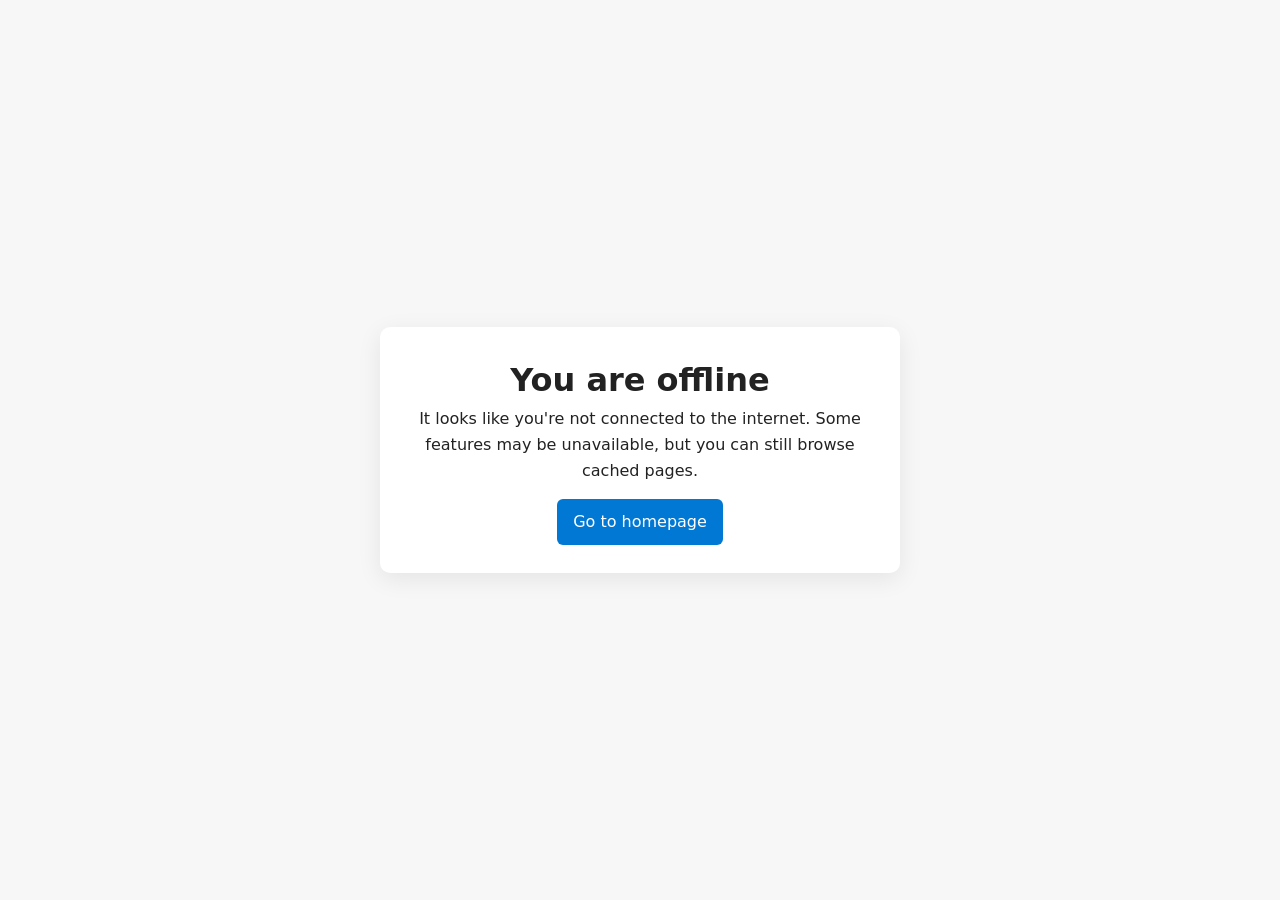
<file: offline.html>
<!doctype html>
<html lang="en">
  <head>
    <meta charset="utf-8" />
    <meta name="viewport" content="width=device-width,initial-scale=1" />
    <title>Offline — Bradethy</title>
    <link rel="stylesheet" href="/css/base.css">
    <style>
      body { font-family: system-ui, -apple-system, 'Segoe UI', Roboto, Arial, sans-serif; display:flex; align-items:center; justify-content:center; height:100vh; margin:0; background:#f7f7f7; color:#222 }
      .card{ max-width:520px; padding:28px; background:white; border-radius:10px; box-shadow:0 6px 24px rgba(0,0,0,0.08); text-align:center }
      a.button{ display:inline-block; margin-top:16px; padding:10px 16px; background:#0078d4; color:white; border-radius:6px; text-decoration:none }
    </style>
  </head>
  <body>
    <div class="card">
      <h1>You are offline</h1>
      <p>It looks like you're not connected to the internet. Some features may be unavailable, but you can still browse cached pages.</p>
      <a class="button" href="/">Go to homepage</a>
    </div>
  </body>
</html>
</file>
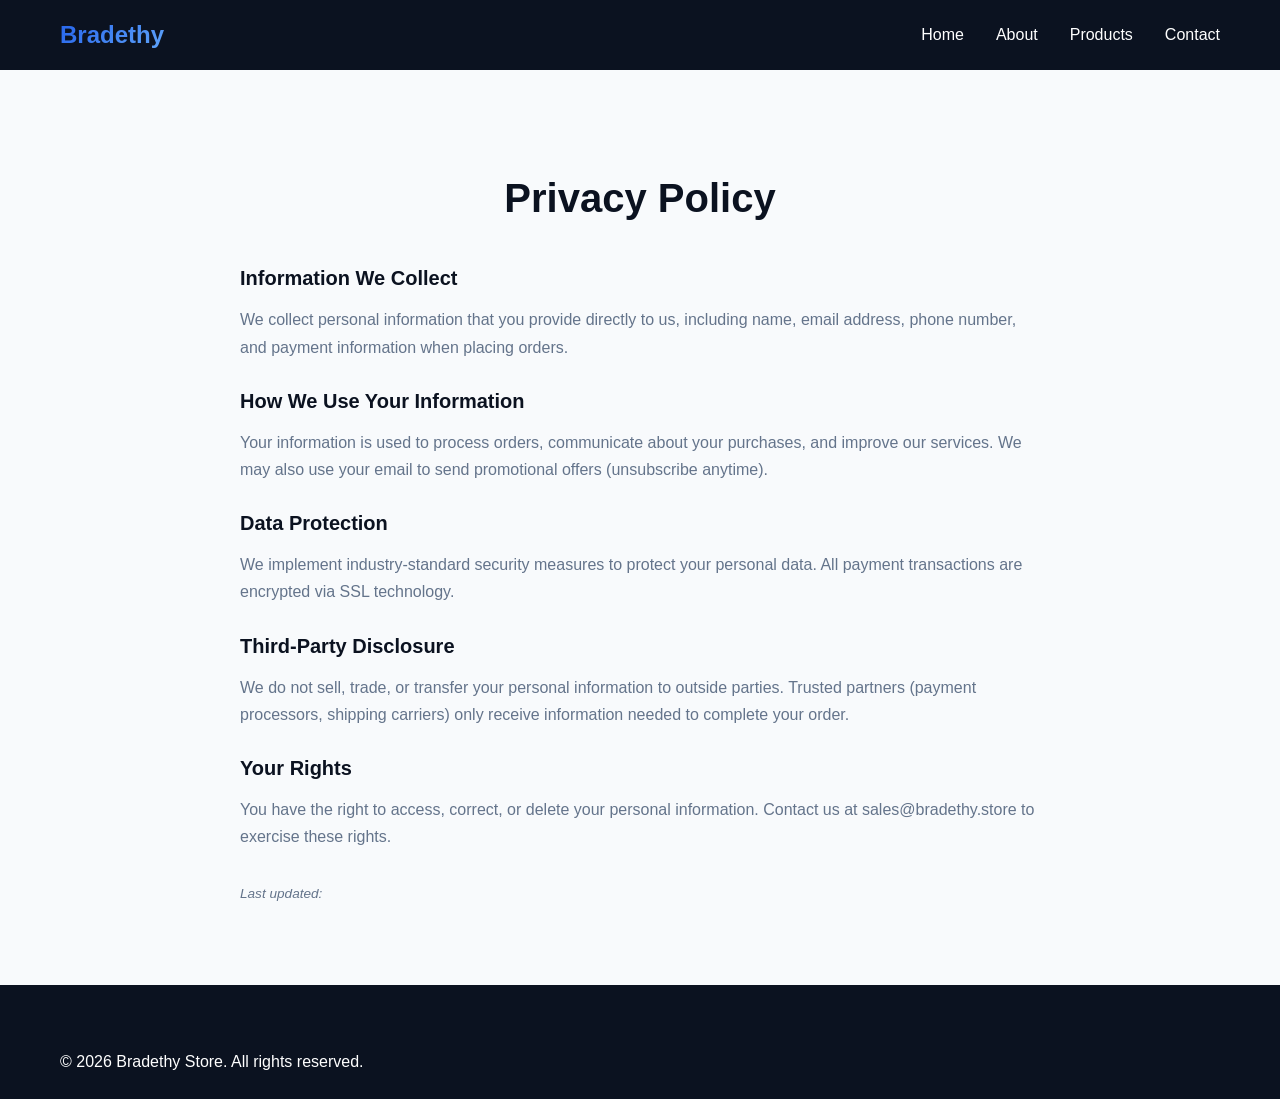
<file: privacy-policy.html>
<!DOCTYPE html>
<html lang="en">
<head>
    <meta charset="UTF-8">
    <meta name="viewport" content="width=device-width, initial-scale=1.0">
    <title>Privacy Policy - Bradethy Store</title>
    <meta name="description" content="Privacy policy for Bradethy Store. Learn how we use and protect your data.">
    <link rel="canonical" href="https://bradethy.store/privacy-policy.html">
    <link rel="stylesheet" href="css/base.css">
    <link rel="stylesheet" href="css/styles.css">
    <link rel="stylesheet" href="https://cdnjs.cloudflare.com/ajax/libs/font-awesome/6.4.0/css/all.min.css">
    <!-- Google tag (gtag.js) -->
    <script async src="https://www.googletagmanager.com/gtag/js?id=G-5YPDMQTKGX"></script>
    <script>
        window.dataLayer = window.dataLayer || [];
        function gtag(){dataLayer.push(arguments);} 
        gtag('js', new Date());
        gtag('config', 'G-5YPDMQTKGX');
    </script>
</head>
<body data-page="privacy">
    <header class="header">
        <div class="container">
            <a href="index.html" class="logo">Bradethy</a>
            <nav class="nav" id="mainNav">
                <a href="index.html" class="nav-link" data-nav="home">Home</a>
                <a href="about.html" class="nav-link" data-nav="about">About</a>
                <a href="products.html" class="nav-link" data-nav="products">Products</a>
                <a href="contact.html" class="nav-link" data-nav="contact">Contact</a>
            </nav>
        </div>
    </header>
    <script>(function(){ try{ var p=document.body.dataset.page; if(p){ var el=document.querySelector('#mainNav .nav-link[data-nav="'+p+'"]'); if(el) el.classList.add('active'); } }catch(e){} })();</script>

    <main>
        <section class="policy-section" style="padding-top: 6rem;">
            <div class="container">
                <h2>Privacy Policy</h2>
                <div class="policy-content">
                    <h3>Information We Collect</h3>
                    <p>We collect personal information that you provide directly to us, including name, email address, phone number, and payment information when placing orders.</p>
                    
                    <h3>How We Use Your Information</h3>
                    <p>Your information is used to process orders, communicate about your purchases, and improve our services. We may also use your email to send promotional offers (unsubscribe anytime).</p>
                    
                    <h3>Data Protection</h3>
                    <p>We implement industry-standard security measures to protect your personal data. All payment transactions are encrypted via SSL technology.</p>
                    
                    <h3>Third-Party Disclosure</h3>
                    <p>We do not sell, trade, or transfer your personal information to outside parties. Trusted partners (payment processors, shipping carriers) only receive information needed to complete your order.</p>
                    
                    <h3>Your Rights</h3>
                    <p>You have the right to access, correct, or delete your personal information. Contact us at sales@bradethy.store to exercise these rights.</p>
                    
                    <p class="policy-updated">Last updated:  <span class="year-dynamic"></span></p>
                </div>
            </div>
        </section>
    </main>

    <footer class="footer">
        <div class="container">
<p>&copy; <script>document.write(new Date().getFullYear())</script>  Bradethy Store. All rights reserved.</p>
        </div>
    </footer>
</body>
</html>
</file>
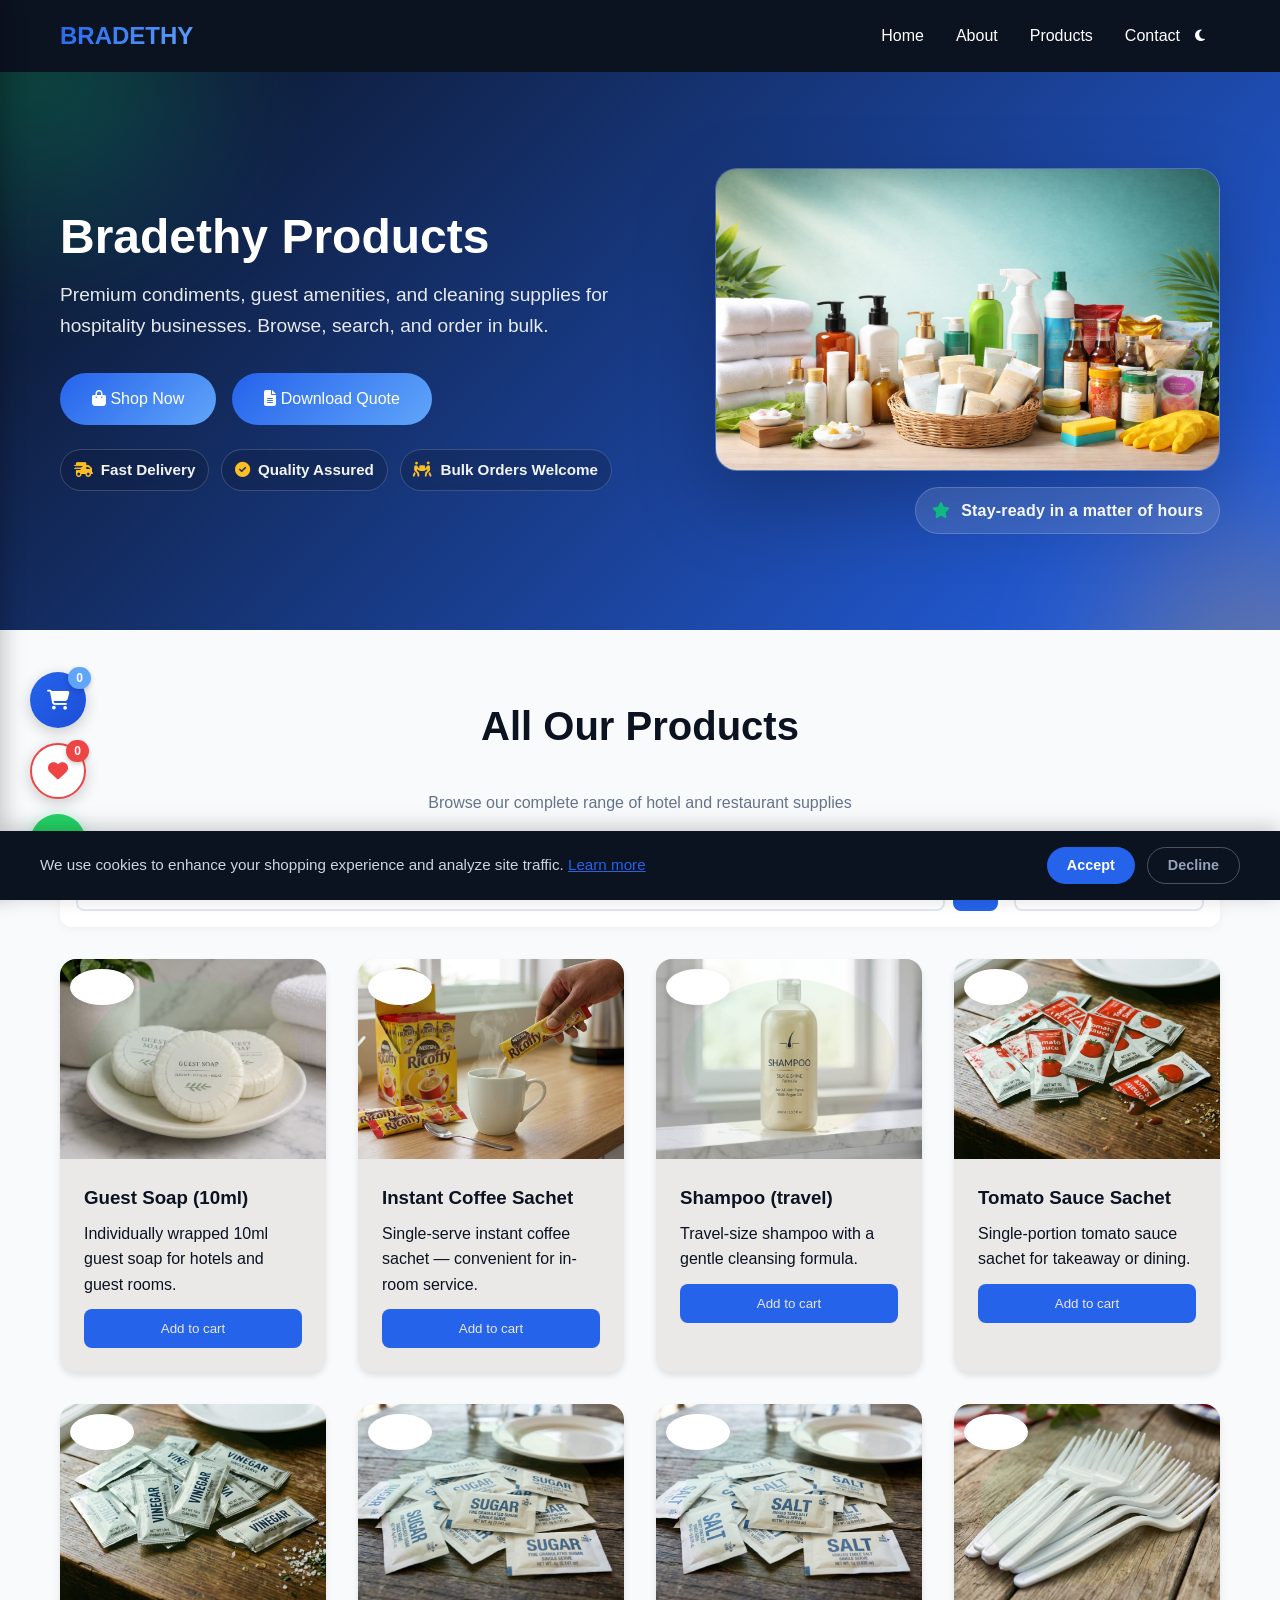
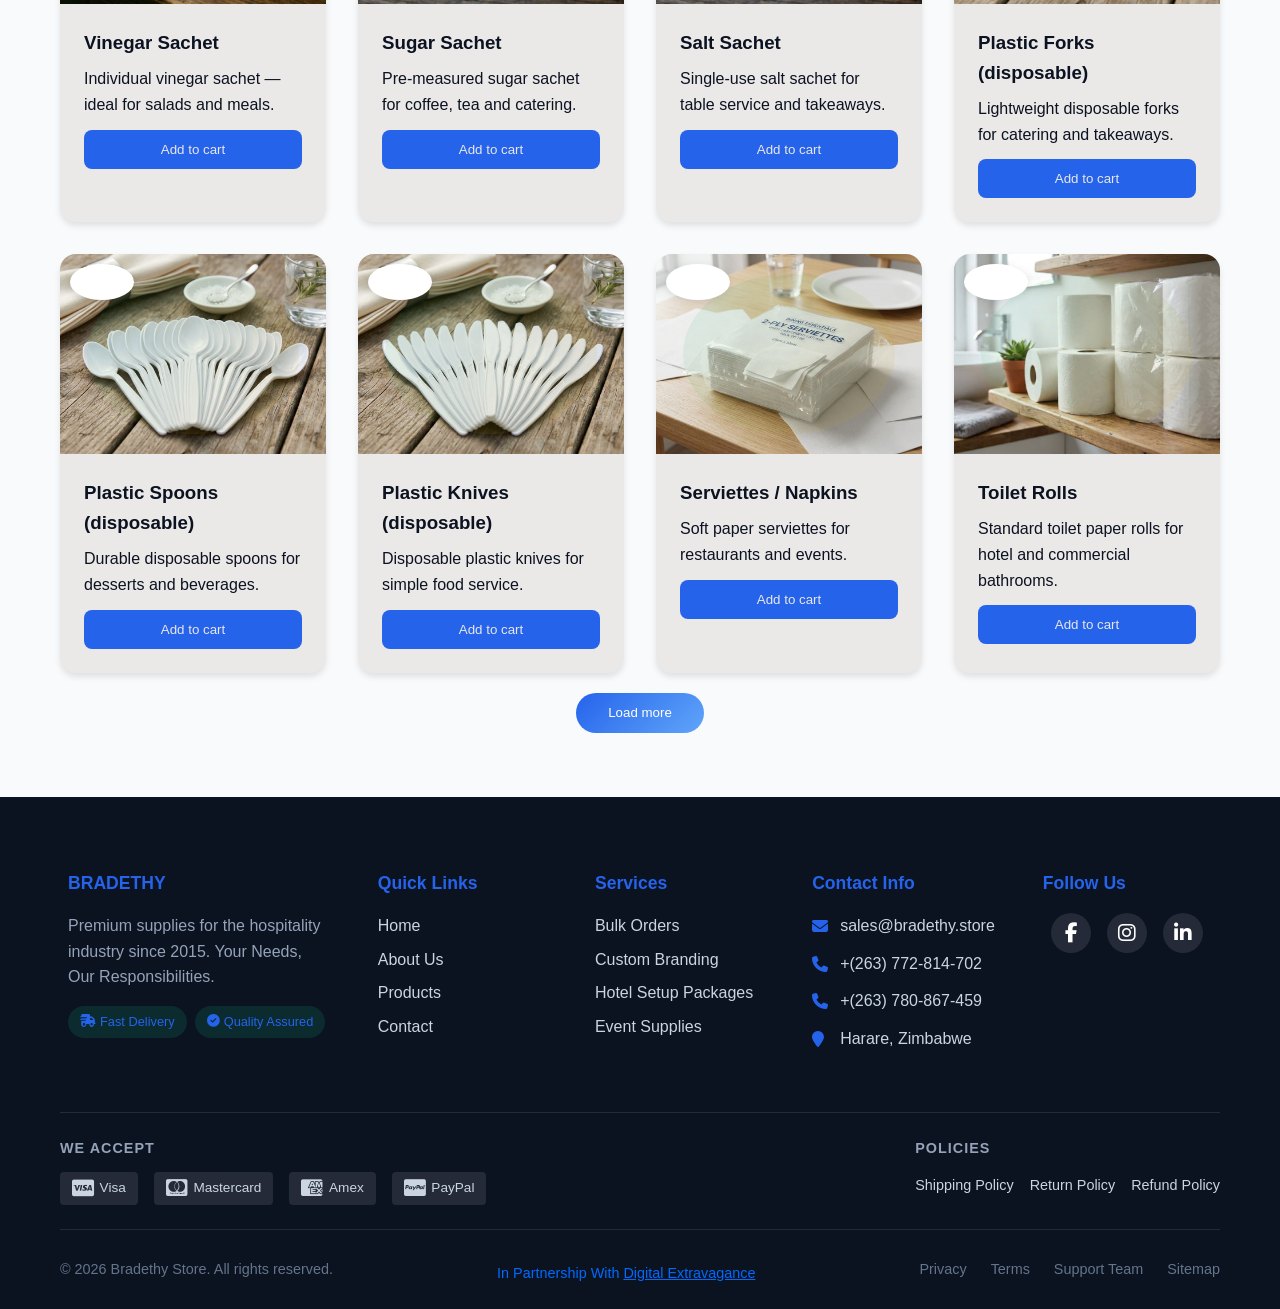
<file: products.html>
<!DOCTYPE html>
<html lang="en">
<head>
    <meta charset="UTF-8">
    <meta name="viewport" content="width=device-width, initial-scale=1.0">
    <title>Products | Bradethy Store</title>
    <meta name="description" content="Premium condiments, guest amenities, and cleaning supplies for hotels. Fast delivery and bulk orders welcome.">
    <link rel="canonical" href="https://bradethy.store/products.html">

    <meta property="og:type" content="website">
    <meta property="og:title" content="Products | Bradethy Store">
    <meta property="og:description" content="Premium Bradethy delivered fast. Condiments, amenities & cleaning supplies.">
    <meta property="og:image" content="https://bradethy.store/images/og-image.png">
    <meta property="og:url" content="https://bradethy.store/products.html">
    <meta name="twitter:card" content="summary_large_image">

    <link rel="stylesheet" href="css/base.css">
    <link rel="stylesheet" href="css/styles.css">
    <link rel="stylesheet" href="css/about.css">
    <link rel="stylesheet" href="https://cdnjs.cloudflare.com/ajax/libs/font-awesome/6.4.0/css/all.min.css">

    <meta name="theme-color" content="#2563eb">
    <meta name="robots" content="index, follow">

    <meta name="apple-mobile-web-app-capable" content="yes">
    <meta name="apple-mobile-web-app-status-bar-style" content="default">
    <meta name="apple-mobile-web-app-title" content="Bradethy">
    
    <!-- favicons -->
    <link rel="apple-touch-icon" sizes="180x180" href="icons/apple-touch-icon.png">
    <link rel="apple-touch-icon" sizes="192x192" href="icons/android-chrome-192x192.png">
    <link rel="apple-touch-icon" sizes="512x512" href="icons/android-chrome-512x512.png">
    <link rel="icon" type="image/png" sizes="32x32" href="icons/favicon-32x32.png">
    <link rel="icon" type="image/png" sizes="16x16" href="icons/favicon-16x16.png">
    <link rel="manifest" href="site.webmanifest">

    <!-- Google tag (gtag.js) -->
    <script async src="https://www.googletagmanager.com/gtag/js?id=G-5YPDMQTKGX"></script>
    <script>
        window.dataLayer = window.dataLayer || [];
        function gtag(){dataLayer.push(arguments);} 
        gtag('js', new Date());
        gtag('config', 'G-5YPDMQTKGX');
    </script>
        <script type="application/ld+json">
        {
            "@context": "https://schema.org",
            "@type": "BreadcrumbList",
            "itemListElement": [
                {"@type": "ListItem","position": 1, "name": "Home", "item": "https://bradethy.store/"},
                {"@type": "ListItem","position": 2, "name": "Products", "item": "https://bradethy.store/products.html"}
            ]
        }
        </script>
            <script type="application/ld+json">
            {
                "@context": "https://schema.org",
                "@type": "ItemList",
                "name": "Bradethy Product Categories",
                "itemListElement": [
                    {"@type":"ListItem","position":1,"name":"Amenities","url":"https://bradethy.store/products.html#amenities"},
                    {"@type":"ListItem","position":2,"name":"Beverages","url":"https://bradethy.store/products.html#beverages"},
                    {"@type":"ListItem","position":3,"name":"Cleaning","url":"https://bradethy.store/products.html#cleaning"},
                    {"@type":"ListItem","position":4,"name":"Condiments","url":"https://bradethy.store/products.html#condiments"},
                    {"@type":"ListItem","position":5,"name":"Packaging","url":"https://bradethy.store/products.html#packaging"}
                ]
            }
            </script>
</head>

<body data-page="products">
    <!-- Cookie Consent Banner -->
    <div class="cookie-banner" id="cookieBanner">
        <div class="cookie-content">
            <p>We use cookies to enhance your shopping experience and analyze site traffic. <a href="#">Learn more</a></p>
            <div class="cookie-buttons">
                <button class="btn-cookie btn-accept" id="cookieAccept">Accept</button>
                <button class="btn-cookie btn-decline" id="cookieDecline">Decline</button>
            </div>
        </div>
    </div>

    <header class="header">
        <div class="container">
            <a href="index.html" class="logo">BRADETHY</a>
            <nav class="nav" id="mainNav">
                <a href="index.html" class="nav-link" data-nav="home">Home</a>
                <a href="about.html" class="nav-link" data-nav="about">About</a>
                <a href="products.html" class="nav-link" data-nav="products">Products</a>
                <a href="contact.html" class="nav-link" data-nav="contact">Contact</a>
            </nav>
            <div class="header-actions">
                <button class="dark-mode-toggle" id="darkModeToggle" aria-label="Toggle dark mode" title="Toggle dark mode">
                    <i class="fas fa-moon"></i>
                </button>
                <button class="btn-install" id="installBtn" aria-label="Install Bradethy app" title="Install app" style="display:none; margin-left:0.5rem;">
                    <i class="fas fa-download" aria-hidden="true"></i>
                </button>
                <button class="hamburger" id="hamburgerBtn" aria-label="Toggle navigation menu" aria-expanded="false" aria-controls="mobileNav">
                    <span></span>
                    <span></span>
                    <span></span>
                </button>
            </div>
        </div>
    </header>

    <main>
        <!-- Hero -->
        <section class="hero" id="products-hero">
            <div class="container hero-inner">
                <div class="hero-copy">
                    <h1>Bradethy Products</h1>
                    <p>Premium condiments, guest amenities, and cleaning supplies for hospitality businesses. Browse, search, and order in bulk.</p>
                    <div class="hero-cta">
                        <a href="#products" class="btn"><i class="fas fa-bag-shopping"></i> Shop Now</a>
                        <a href="cart-quote.html" class="btn btn-ghost"><i class="fas fa-file-alt"></i> Download Quote</a>
                    </div>
                    <div class="hero-trust">
                        <div class="hero-trust-item">
                            <i class="fas fa-truck-fast" aria-hidden="true"></i>
                            <span>Fast Delivery</span>
                        </div>
                        <div class="hero-trust-item">
                            <i class="fas fa-check-circle" aria-hidden="true"></i>
                            <span>Quality Assured</span>
                        </div>
                        <div class="hero-trust-item">
                            <i class="fas fa-people-carry" aria-hidden="true"></i>
                            <span>Bulk Orders Welcome</span>
                        </div>
                    </div>
                </div>

                <div class="hero-visual" aria-hidden="true">
                    <div class="hero-visual-frame">
                        <img src="images/back.png" alt="Bradethy product display background" loading="eager" decoding="async" onload="this.closest('.hero-visual-frame')?.classList.add('loaded');" />
                    </div>
                    <div class="hero-visual-badge">
                        <span><i class="fas fa-star" aria-hidden="true"></i> Stay-ready in a matter of hours</span>
                    </div>
                </div>
            </div>
        </section>

        <!-- All Products Section -->
        <section class="products" id="products">
            <div class="container">
                <h2>All Our Products</h2>
                <p style="text-align: center; margin-bottom: 2rem; color: var(--gray);">Browse our complete range of hotel and restaurant supplies</p>

                <!--div class="quote-actions" style="display:flex; justify-content:center; gap:0.75rem; flex-wrap:wrap; margin-bottom:2rem;">
                    <button class="btn" type="button" onclick="window.location.href='cart-quote.html'">
                        Download Catalogue Quote (PDF)
                    </button>
                </div-->
                
                <!-- Search and Filter Bar -->
                <div class="search-filter-bar">
                    <div class="search-box">
                        <input type="text" id="productSearch" placeholder="Search products..." aria-label="Search products">
                        <button id="searchBtn" aria-label="Search"><i class="fas fa-search"></i></button>
                    </div>
                    <div class="filter-group">
                        <select id="categoryFilter" aria-label="Filter by category">
                            <option value="">All Categories</option>
                            <option value="amenities">Amenities</option>
                            <option value="beverages">Beverages</option>
                            <option value="cleaning">Cleaning Supplies</option>
                            <option value="condiments">Condiments</option>
                            <option value="cutlery">Cutlery & Napkins</option>
                            <option value="packaging">Packaging</option>
                            <option value="equipment">Equipment & Tools</option>
                        </select>

                    </div>
                </div>
                
                <div class="product-grid" id="productGrid" role="list" aria-live="polite">
                    <div class="loading-spinner" id="loadingSpinner" aria-label="Loading products">
                        <div class="spinner"></div>
                    </div>
                </div>
                <div class="load-more-wrap" style="text-align:center; margin-top:1.25rem;">
                    <button class="btn" id="loadMoreBtn" type="button" style="display:none;">Load more</button>
                </div>
            </div>
        </section>
    </main>

    <!-- Wishlist Modal -->
    <div class="wishlist-modal" id="wishlistModal" role="dialog" aria-modal="true" aria-labelledby="wishlistTitle" aria-hidden="true">
        <div class="wishlist-content">
            <h3 id="wishlistTitle">My Wishlist</h3>
            <div class="wishlist-items" id="wishlistItems"></div>
            <button class="close-wishlist" id="closeWishlist">Close</button>
        </div>
    </div>

    <!-- Cart Modal -->
    <div class="cart-modal" id="cartModal" role="dialog" aria-modal="true" aria-labelledby="cartTitle" aria-hidden="true">
    <div class="cart-panel compact">
                <header class="cart-panel-header">
                <h3 id="cartTitle">Your Shopping Cart</h3>
                <button class="close-panel" id="closeCart" aria-label="Close cart"><i class="fas fa-xmark" aria-hidden="true"></i></button>
            </header>

            <main class="cart-panel-body">
                <div class="cart-items" id="cartItems" aria-live="polite"></div>
            </main>

            <footer class="cart-panel-footer">
                <form id="checkoutForm" class="checkout-form compact" aria-label="Quick quote form">
                    <div class="field" style="margin-bottom:0.5rem;">
                        <label for="checkoutFullname">Full name</label>
                        <input id="checkoutFullname" name="fullname" type="text" required placeholder="Your full name" autocomplete="name" />
                    </div>
                    <div class="field" style="margin-bottom:0.5rem;">
                        <label for="checkoutPromocode">Promo code</label>
                        <input id="checkoutPromocode" name="promocode" type="text" placeholder="Optional" />
                    </div>
                    <div class="cart-actions-compact">
                        <div class="cart-actions-left">
                            <button class="btn ghost" type="button" id="clearCartBtn">Clear</button>
                        </div>
                        <div class="cart-actions-right">
                            <button class="btn primary" type="button" id="checkoutBtn">Get Quote</button>
                        </div>
                    </div>
                </form>
            </footer>
        </div>
    </div>

    <!-- Back to Top Button -->
    <button class="back-to-top" id="backToTop" aria-label="Back to top" title="Back to top">
        <i class="fas fa-arrow-up"></i>
    </button>

    <!-- Floating Cart & Wishlist Buttons -->
    <div class="floating-actions">
        <a href="https://wa.me/263772814702?text=Hello%20Bradethy%20Team%20I%E2%80%99m%20interested%20in%20premuim%20packaging%20for%20hospitality%20brands.%20Please%20assist" class="floating-whatsapp-btn" id="floatingWhatsapp" aria-label="Chat on WhatsApp" title="Chat on WhatsApp" target="_blank" rel="noopener noreferrer">
            <i class="fab fa-whatsapp"></i>
        </a>
        <button class="floating-wishlist-btn" id="floatingWishlist" aria-label="Open wishlist" title="Wishlist">
            <i class="fas fa-heart"></i>
            <span class="wishlist-count" id="floatingWishlistCount">0</span>
        </button>
        <button class="floating-cart-btn" id="floatingCart" aria-label="Open shopping cart" title="Cart">
            <i class="fas fa-shopping-cart"></i>
            <span class="cart-count" id="floatingCartCount">0</span>
        </button>
    </div>

    <footer class="footer">
        <div class="container">
            <div class="footer-content">
                <!-- Company Info -->
                <div class="footer-section footer-about">
                    <h4>BRADETHY</h4>
                    <p>Premium supplies for the hospitality industry since 2015. Your Needs, Our Responsibilities.</p>
                    <div class="footer-badges">
                        <span class="badge"><i class="fas fa-shipping-fast"></i> Fast Delivery</span>
                        <span class="badge"><i class="fas fa-check-circle"></i> Quality Assured</span>
                    </div>
                </div>

                <!-- Quick Links -->
                <div class="footer-section">
                    <h4>Quick Links</h4>
                    <ul class="footer-links">
                        <li><a href="index.html">Home</a></li>
                        <li><a href="about.html">About Us</a></li>
                        <li><a href="products.html">Products</a></li>
                        <li><a href="contact.html">Contact</a></li>
                    </ul>
                </div>

                <!-- Services -->
                <div class="footer-section">
                    <h4>Services</h4>
                    <ul class="footer-links">
                        <li><a href="#">Bulk Orders</a></li>
                        <li><a href="#">Custom Branding</a></li>
                        <li><a href="#">Hotel Setup Packages</a></li>
                        <li><a href="#">Event Supplies</a></li>
                    </ul>
                </div>

                <!-- Contact Info -->
                <div class="footer-section">
                    <h4>Contact Info</h4>
                    <ul class="contact-list">
                        <li><a href="mailto:sales@bradethy.store"><i class="fas fa-envelope"></i>sales@bradethy.store</a></li>
                        <li><a href="tel:+263772814702"><i class="fas fa-phone"></i> +(263) 772-814-702</a></li>
                        <li><a href="tel:+263780867459"><i class="fas fa-phone"></i> +(263) 780-867-459</a></li>
                        <li><a href="https://www.google.com/maps/place/Harare,+Zimbabwe"><i class="fas fa-map-marker"></i>Harare, Zimbabwe</a></li>
                    </ul>
                </div>

                <!-- Follow Us -->
                <div class="footer-section">
                    <h4>Follow Us</h4>
                    <div class="social-links">
                        <a href="#" aria-label="Facebook" class="social-link"><i class="fab fa-facebook-f"></i></a>
                        <a href="#" aria-label="Instagram" class="social-link"><i class="fab fa-instagram"></i></a>
                        <a href="#" aria-label="LinkedIn" class="social-link"><i class="fab fa-linkedin-in"></i></a>
                    </div>
                </div>
            </div>

            <!-- Footer Middle Bar: Payment & Policies -->
            <div class="footer-middle">
                <div class="payment-methods">
                    <h5>We Accept</h5>
                    <div class="payment-icons">
                        <span><i class="fab fa-cc-visa"></i> Visa</span>
                        <span><i class="fab fa-cc-mastercard"></i> Mastercard</span>
                        <span><i class="fab fa-cc-amex"></i> Amex</span>
                        <span><i class="fab fa-cc-paypal"></i> PayPal</span>
                    </div>
                </div>
                <div class="policies">
                    <h5>Policies</h5>
                    <ul>
                        <!--li><a href="privacy-policy.html">Privacy Policy</a></li>
                        <li><a href="terms-of-service.html">Terms of Service</a></li-->
                        <li><a href="shipping-policy.html">Shipping Policy</a></li>
                        <li><a href="return-policy.html">Return Policy</a></li>
                        <li><a href="refund-policy.html">Refund Policy</a></li>
                    </ul>
                </div>
            </div>

            <!-- Footer Bottom -->
            <div class="footer-bottom">
                <p>&copy; <span id="currentYear"></span>  Bradethy Store. All rights reserved.</p>
                <p style="margin-top:0.5rem; font-size:0.9rem; color: rgb(0, 106, 255);">
                    In Partnership With <a href="https://digitalextra.vercel.app" target="_blank" rel="noopener noreferrer" style="color: inherit; text-decoration: underline;">Digital Extravagance</a>
                </p>
                <div class="footer-bottom-links">
                    <a href="privacy-policy.html">Privacy</a>
                    <a href="terms-of-service.html">Terms</a>
                    <a href="https://wa.me/263780867459?text=Hello%20Bradethy%20Team%20I%E2%80%99m%20interested%20in%20premuim%20packaging%20for%20hospitality%20brands.%20Please%20assist%">Support Team</a>
                    <a href="#">Sitemap</a>
                </div>
            </div>
        </div>
    </footer>

    <script src="js/app.js"></script>


</body>
</html>
</file>
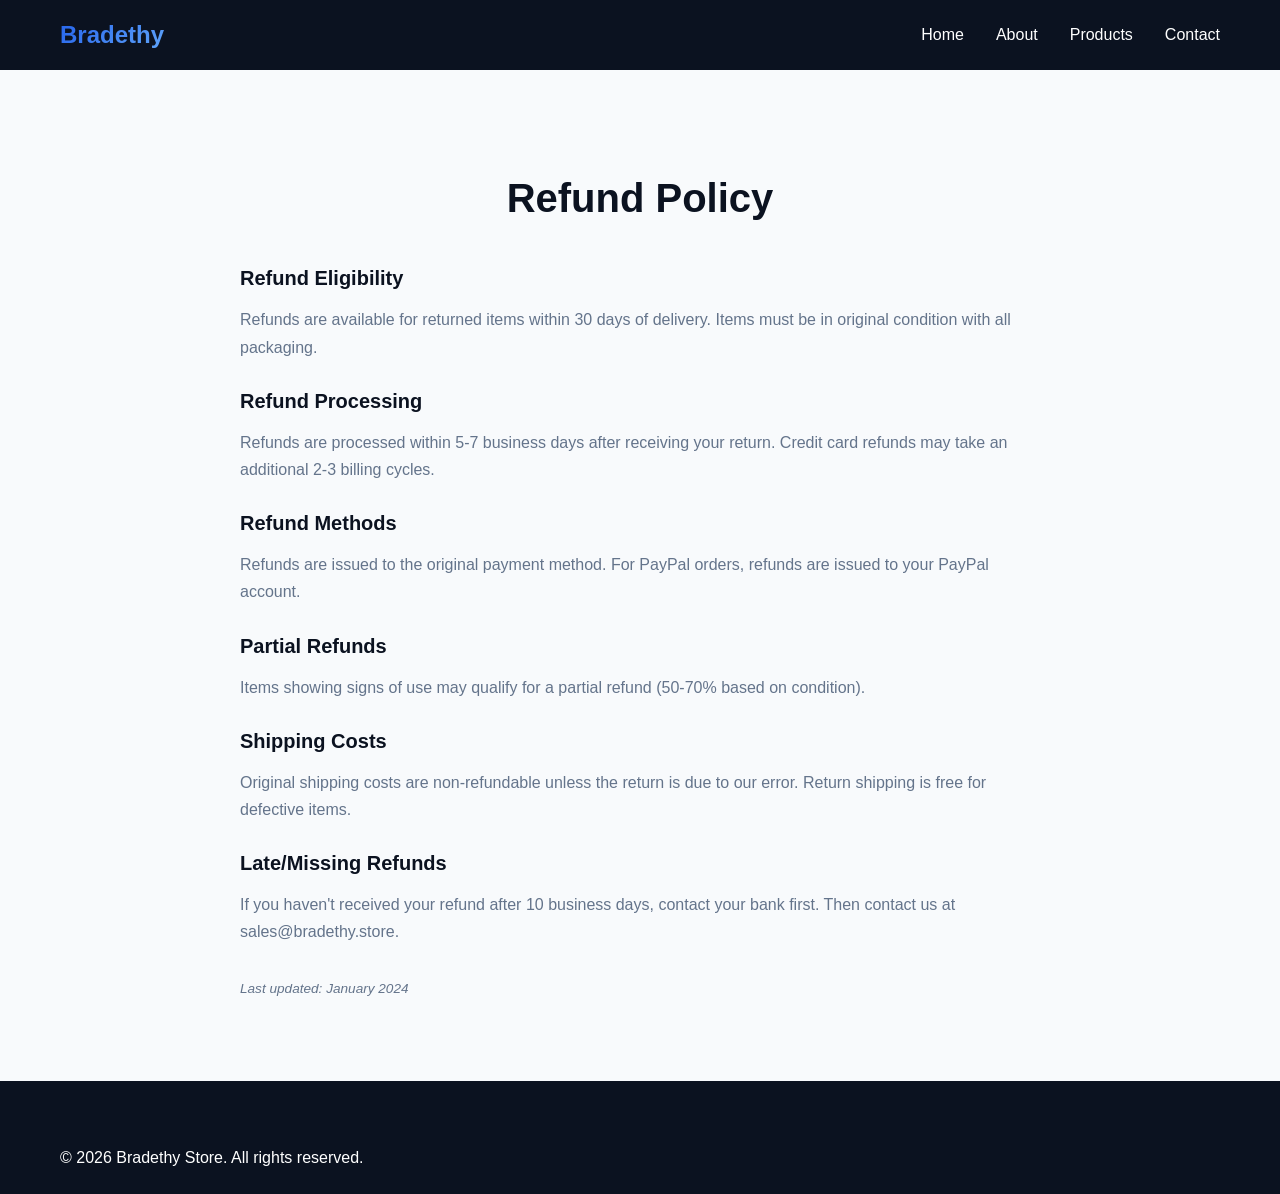
<file: refund-policy.html>
<!DOCTYPE html>
<html lang="en">
<head>
    <meta charset="UTF-8">
    <meta name="viewport" content="width=device-width, initial-scale=1.0">
    <title>Refund Policy - Bradethy Store</title>
    <meta name="description" content="Refund policy for Bradethy Store">
    <link rel="canonical" href="https://bradethy.store/refund-policy.html">
    <link rel="stylesheet" href="css/base.css">
    <link rel="stylesheet" href="css/styles.css">
    <link rel="stylesheet" href="https://cdnjs.cloudflare.com/ajax/libs/font-awesome/6.4.0/css/all.min.css">
    <!-- Google tag (gtag.js) -->
    <script async src="https://www.googletagmanager.com/gtag/js?id=G-5YPDMQTKGX"></script>
    <script>
        window.dataLayer = window.dataLayer || [];
        function gtag(){dataLayer.push(arguments);} 
        gtag('js', new Date());
        gtag('config', 'G-5YPDMQTKGX');
    </script>
</head>
<body data-page="refunds">
    <header class="header">
        <div class="container">
            <a href="index.html" class="logo">Bradethy</a>
            <nav class="nav" id="mainNav">
                <a href="index.html" class="nav-link" data-nav="home">Home</a>
                <a href="about.html" class="nav-link" data-nav="about">About</a>
                <a href="products.html" class="nav-link" data-nav="products">Products</a>
                <a href="contact.html" class="nav-link" data-nav="contact">Contact</a>
            </nav>
        </div>
    </header>
    <script>(function(){ try{ var p=document.body.dataset.page; if(p){ var el=document.querySelector('#mainNav .nav-link[data-nav="'+p+'"]'); if(el) el.classList.add('active'); } }catch(e){} })();</script>

    <main>
        <section class="policy-section" style="padding-top: 6rem;">
            <div class="container">
                <h2>Refund Policy</h2>
                <div class="policy-content">
                    <h3>Refund Eligibility</h3>
                    <p>Refunds are available for returned items within 30 days of delivery. Items must be in original condition with all packaging.</p>
                    
                    <h3>Refund Processing</h3>
                    <p>Refunds are processed within 5-7 business days after receiving your return. Credit card refunds may take an additional 2-3 billing cycles.</p>
                    
                    <h3>Refund Methods</h3>
                    <p>Refunds are issued to the original payment method. For PayPal orders, refunds are issued to your PayPal account.</p>
                    
                    <h3>Partial Refunds</h3>
                    <p>Items showing signs of use may qualify for a partial refund (50-70% based on condition).</p>
                    
                    <h3>Shipping Costs</h3>
                    <p>Original shipping costs are non-refundable unless the return is due to our error. Return shipping is free for defective items.</p>
                    
                    <h3>Late/Missing Refunds</h3>
                    <p>If you haven't received your refund after 10 business days, contact your bank first. Then contact us at sales@bradethy.store.</p>
                    
                    <p class="policy-updated">Last updated: January 2024</p>
                </div>
            </div>
        </section>
    </main>

    <footer class="footer">
        <div class="container">
            <p>&copy; <script>document.write(new Date().getFullYear())</script>  Bradethy Store. All rights reserved.</p>
        </div>
    </footer>
</body>
</html>
</file>
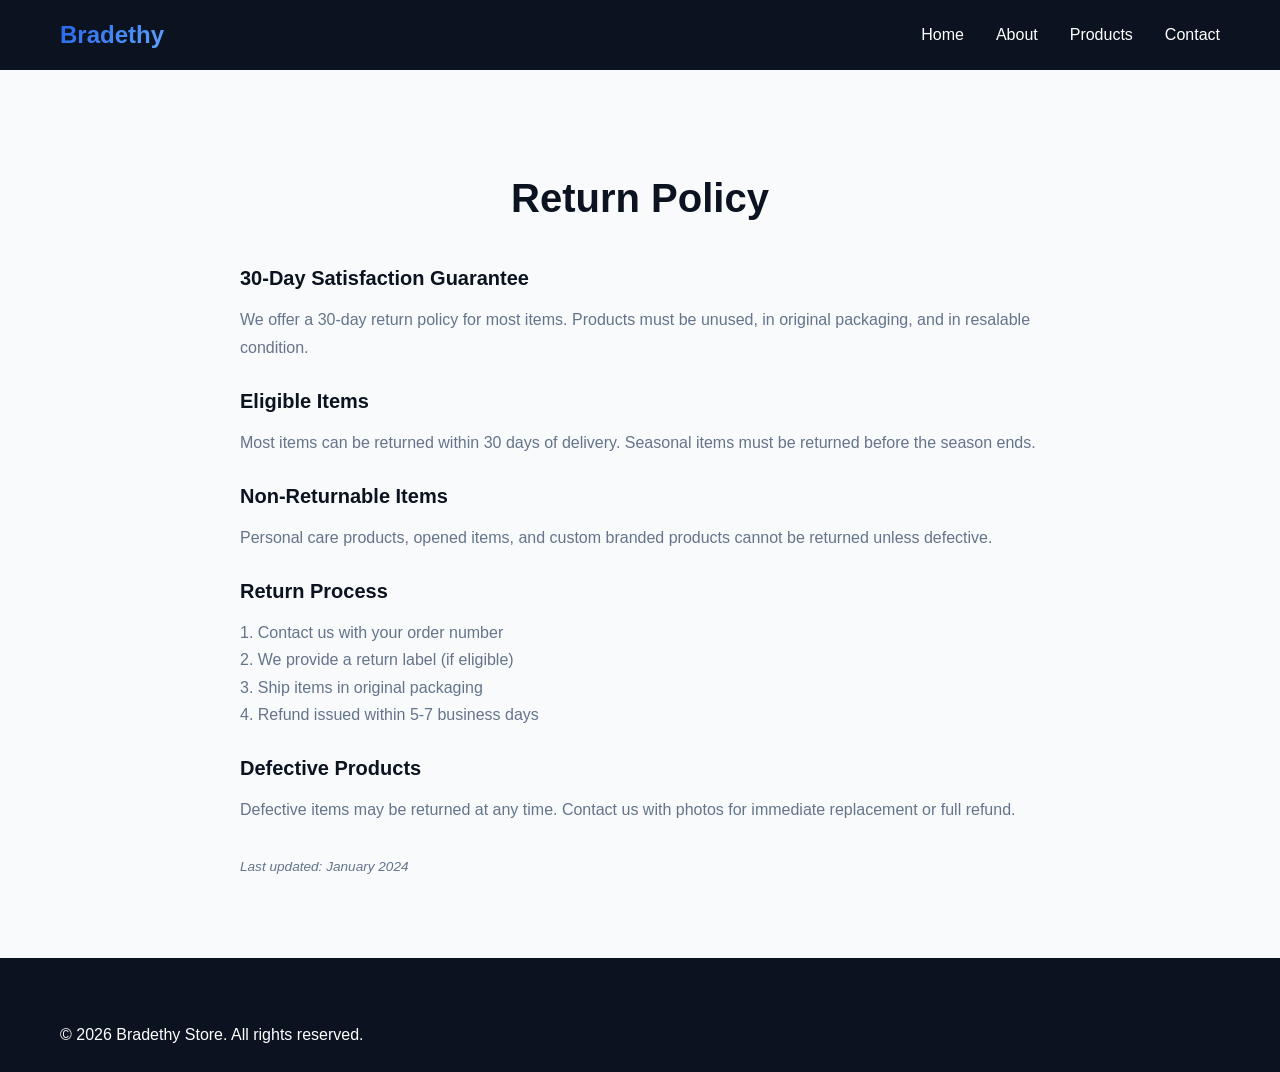
<file: return-policy.html>
<!DOCTYPE html>
<html lang="en">
<head>
    <meta charset="UTF-8">
    <meta name="viewport" content="width=device-width, initial-scale=1.0">
    <title>Return Policy - Bradethy Store</title>
    <meta name="description" content="Return policy for Bradethy Store">
    <link rel="canonical" href="https://bradethy.store/return-policy.html">
    <link rel="stylesheet" href="css/base.css">
    <link rel="stylesheet" href="css/styles.css">
    <link rel="stylesheet" href="https://cdnjs.cloudflare.com/ajax/libs/font-awesome/6.4.0/css/all.min.css">
    <!-- Google tag (gtag.js) -->
    <script async src="https://www.googletagmanager.com/gtag/js?id=G-5YPDMQTKGX"></script>
    <script>
        window.dataLayer = window.dataLayer || [];
        function gtag(){dataLayer.push(arguments);} 
        gtag('js', new Date());
        gtag('config', 'G-5YPDMQTKGX');
    </script>
</head>
<body data-page="returns">
    <header class="header">
        <div class="container">
            <a href="index.html" class="logo">Bradethy</a>
            <nav class="nav" id="mainNav">
                <a href="index.html" class="nav-link" data-nav="home">Home</a>
                <a href="about.html" class="nav-link" data-nav="about">About</a>
                <a href="products.html" class="nav-link" data-nav="products">Products</a>
                <a href="contact.html" class="nav-link" data-nav="contact">Contact</a>
            </nav>
        </div>
    </header>
    <script>(function(){ try{ var p=document.body.dataset.page; if(p){ var el=document.querySelector('#mainNav .nav-link[data-nav="'+p+'"]'); if(el) el.classList.add('active'); } }catch(e){} })();</script>

    <main>
        <section class="policy-section" style="padding-top: 6rem;">
            <div class="container">
                <h2>Return Policy</h2>
                <div class="policy-content">
                    <h3>30-Day Satisfaction Guarantee</h3>
                    <p>We offer a 30-day return policy for most items. Products must be unused, in original packaging, and in resalable condition.</p>
                    
                    <h3>Eligible Items</h3>
                    <p>Most items can be returned within 30 days of delivery. Seasonal items must be returned before the season ends.</p>
                    
                    <h3>Non-Returnable Items</h3>
                    <p>Personal care products, opened items, and custom branded products cannot be returned unless defective.</p>
                    
                    <h3>Return Process</h3>
                    <p>1. Contact us with your order number<br>2. We provide a return label (if eligible)<br>3. Ship items in original packaging<br>4. Refund issued within 5-7 business days</p>
                    
                    <h3>Defective Products</h3>
                    <p>Defective items may be returned at any time. Contact us with photos for immediate replacement or full refund.</p>
                    
                    <p class="policy-updated">Last updated: January 2024</p>
                </div>
            </div>
        </section>
    </main>

    <footer class="footer">
        <div class="container">
<p>&copy; <script>document.write(new Date().getFullYear())</script>  Bradethy Store. All rights reserved.</p>
        </div>
    </footer>
</body>
</html>
</file>
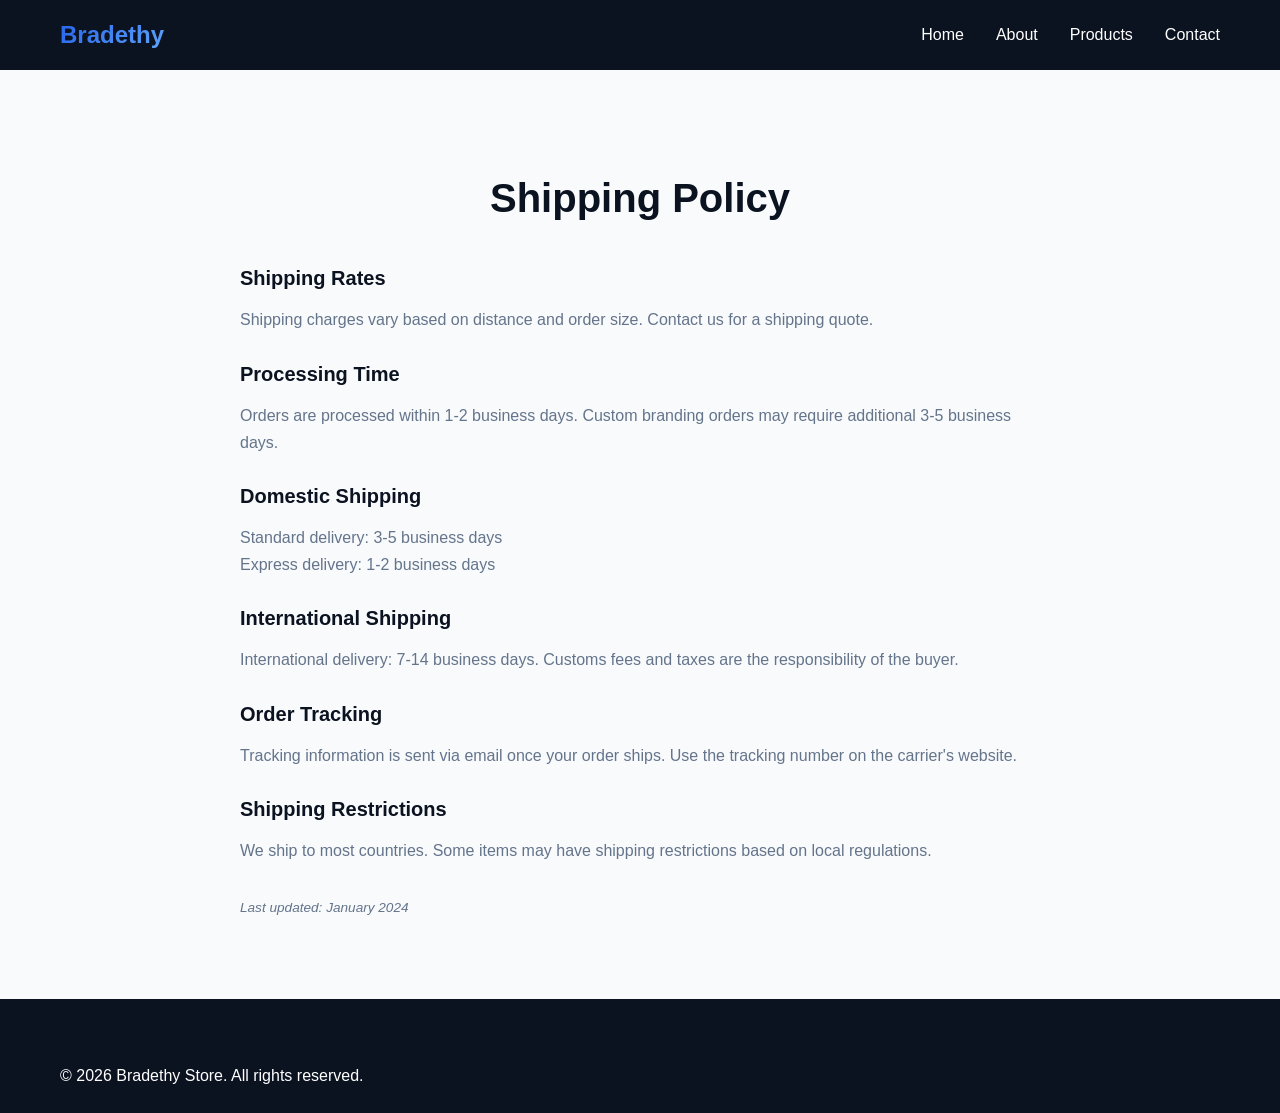
<file: shipping-policy.html>
<!DOCTYPE html>
<html lang="en">
<head>
    <meta charset="UTF-8">
    <meta name="viewport" content="width=device-width, initial-scale=1.0">
    <title>Shipping Policy - Bradethy Store</title>
    <meta name="description" content="Shipping policy and processing times for Bradethy Store">
    <link rel="canonical" href="https://bradethy.store/shipping-policy.html">
    <link rel="stylesheet" href="css/base.css">
    <link rel="stylesheet" href="css/styles.css">
    <link rel="stylesheet" href="https://cdnjs.cloudflare.com/ajax/libs/font-awesome/6.4.0/css/all.min.css">
    <!-- Google tag (gtag.js) -->
    <script async src="https://www.googletagmanager.com/gtag/js?id=G-5YPDMQTKGX"></script>
    <script>
        window.dataLayer = window.dataLayer || [];
        function gtag(){dataLayer.push(arguments);} 
        gtag('js', new Date());
        gtag('config', 'G-5YPDMQTKGX');
    </script>
</head>
<body data-page="shipping">
    <header class="header">
        <div class="container">
            <a href="index.html" class="logo">Bradethy</a>
            <nav class="nav" id="mainNav">
                <a href="index.html" class="nav-link" data-nav="home">Home</a>
                <a href="about.html" class="nav-link" data-nav="about">About</a>
                <a href="products.html" class="nav-link" data-nav="products">Products</a>
                <a href="contact.html" class="nav-link" data-nav="contact">Contact</a>
            </nav>
        </div>
    </header>
    <script>(function(){ try{ var p=document.body.dataset.page; if(p){ var el=document.querySelector('#mainNav .nav-link[data-nav="'+p+'"]'); if(el) el.classList.add('active'); } }catch(e){} })();</script>

    <main>
        <section class="policy-section" style="padding-top: 6rem;">
            <div class="container">
                <h2>Shipping Policy</h2>
                <div class="policy-content">
                    <h3>Shipping Rates</h3>
                    <p>Shipping charges vary based on distance and order size. Contact us for a shipping quote.</p>
                    
                    <h3>Processing Time</h3>
                    <p>Orders are processed within 1-2 business days. Custom branding orders may require additional 3-5 business days.</p>
                    
                    <h3>Domestic Shipping</h3>
                    <p>Standard delivery: 3-5 business days<br>Express delivery: 1-2 business days</p>
                    
                    <h3>International Shipping</h3>
                    <p>International delivery: 7-14 business days. Customs fees and taxes are the responsibility of the buyer.</p>
                    
                    <h3>Order Tracking</h3>
                    <p>Tracking information is sent via email once your order ships. Use the tracking number on the carrier's website.</p>
                    
                    <h3>Shipping Restrictions</h3>
                    <p>We ship to most countries. Some items may have shipping restrictions based on local regulations.</p>
                    
                    <p class="policy-updated">Last updated: January 2024</p>
                </div>
            </div>
        </section>
    </main>

    <footer class="footer">
        <div class="container">
<p>&copy; <script>document.write(new Date().getFullYear())</script>  Bradethy Store. All rights reserved.</p>
        </div>
    </footer>
</body>
</html>
</file>
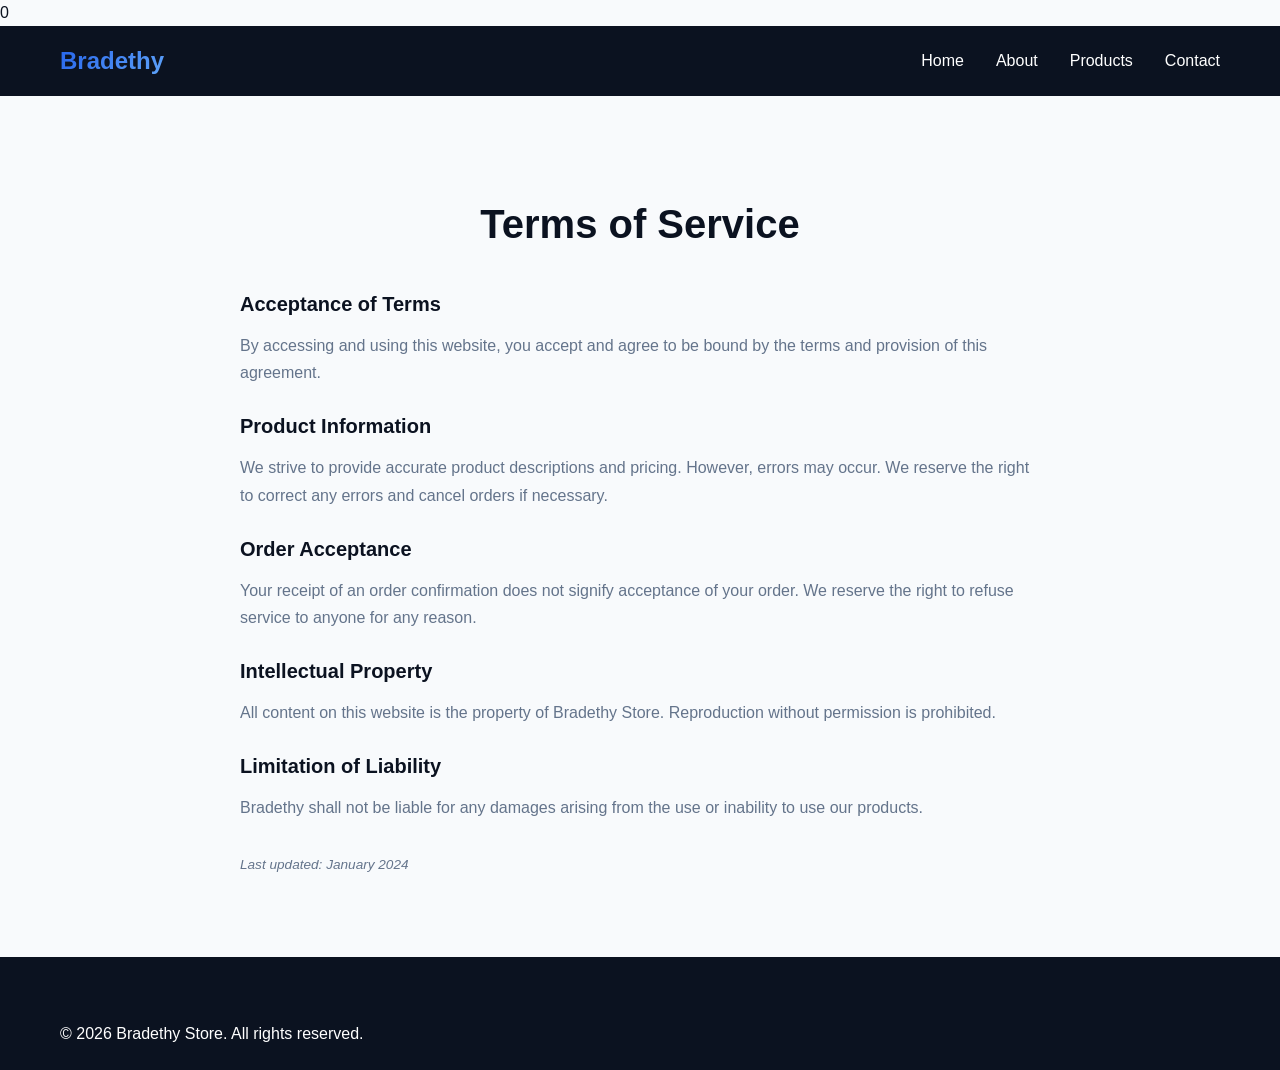
<file: terms-of-service.html>
0<!DOCTYPE html>
<html lang="en">
<head>
    <meta charset="UTF-8">
    <meta name="viewport" content="width=device-width, initial-scale=1.0">
    <title>Terms of Service - Bradethy Store</title>
    <meta name="description" content="Terms of service for Bradethy Store">
    <link rel="canonical" href="https://bradethy.store/terms-of-service.html">
    <link rel="stylesheet" href="css/base.css">
    <link rel="stylesheet" href="css/styles.css">
    <link rel="stylesheet" href="https://cdnjs.cloudflare.com/ajax/libs/font-awesome/6.4.0/css/all.min.css">
    <!-- Google tag (gtag.js) -->
    <script async src="https://www.googletagmanager.com/gtag/js?id=G-5YPDMQTKGX"></script>
    <script>
        window.dataLayer = window.dataLayer || [];
        function gtag(){dataLayer.push(arguments);} 
        gtag('js', new Date());
        gtag('config', 'G-5YPDMQTKGX');
    </script>
</head>
<body data-page="terms">
    <header class="header">
        <div class="container">
            <a href="index.html" class="logo">Bradethy</a>
            <nav class="nav" id="mainNav">
                <a href="index.html" class="nav-link" data-nav="home">Home</a>
                <a href="about.html" class="nav-link" data-nav="about">About</a>
                <a href="products.html" class="nav-link" data-nav="products">Products</a>
                <a href="contact.html" class="nav-link" data-nav="contact">Contact</a>
            </nav>
        </div>
    </header>
    <script>(function(){ try{ var p=document.body.dataset.page; if(p){ var el=document.querySelector('#mainNav .nav-link[data-nav="'+p+'"]'); if(el) el.classList.add('active'); } }catch(e){} })();</script>

    <main>
        <section class="policy-section" style="padding-top: 6rem;">
            <div class="container">
                <h2>Terms of Service</h2>
                <div class="policy-content">
                    <h3>Acceptance of Terms</h3>
                    <p>By accessing and using this website, you accept and agree to be bound by the terms and provision of this agreement.</p>
                    
                    <h3>Product Information</h3>
                    <p>We strive to provide accurate product descriptions and pricing. However, errors may occur. We reserve the right to correct any errors and cancel orders if necessary.</p>
                    
                    <h3>Order Acceptance</h3>
                    <p>Your receipt of an order confirmation does not signify acceptance of your order. We reserve the right to refuse service to anyone for any reason.</p>
                    
                    <h3>Intellectual Property</h3>
                    <p>All content on this website is the property of  Bradethy Store. Reproduction without permission is prohibited.</p>
                    
                    <h3>Limitation of Liability</h3>
                    <p> Bradethy shall not be liable for any damages arising from the use or inability to use our products.</p>
                    
                    <p class="policy-updated">Last updated: January 2024</p>
                </div>
            </div>
        </section>
    </main>

    <footer class="footer">
        <div class="container">
<p>&copy; <script>document.write(new Date().getFullYear())</script>  Bradethy Store. All rights reserved.</p>
        </div>
    </footer>
</body>
</html>
</file>
<file: css/base.css>
/* Base Reset & CSS Variables */
* {
    margin: 0;
    padding: 0;
    box-sizing: border-box;
}

:root {
    /* Colors */
    --primary: #10b981;
    --primary-dark: #059669;
    --secondary: #f59e0b;
    --dark: #0f172a;
    --light: #f8fafc;
    --gray: #64748b;
    --success: #22c55e;
    
    /* Spacing */
    --spacing-xs: 0.25rem;
    --spacing-sm: 0.5rem;
    --spacing-md: 1rem;
    --spacing-lg: 1.5rem;
    --spacing-xl: 2rem;
    --spacing-2xl: 3rem;
    --spacing-3xl: 4rem;
    
    /* Border Radius */
    --radius-sm: 4px;
    --radius-md: 8px;
    --radius-lg: 12px;
    --radius-xl: 16px;
    --radius-full: 50px;
    
    /* Transitions */
    --transition-fast: 0.2s ease;
    --transition-normal: 0.3s ease;
    --transition-slow: 0.5s ease;
    
    /* Shadows */
    --shadow-sm: 0 1px 3px rgba(0, 0, 0, 0.1);
    --shadow-md: 0 4px 6px rgba(0, 0, 0, 0.1);
    --shadow-lg: 0 10px 20px rgba(0, 0, 0, 0.15);
    --shadow-xl: 0 20px 40px rgba(0, 0, 0, 0.2);
}

body {
    font-family: 'Segoe UI', Tahoma, Geneva, Verdana, sans-serif;
    line-height: 1.6;
    color: var(--dark);
    background: var(--light);
}

.container {
    max-width: 1200px;
    margin: 0 auto;
    padding: 0 20px;
}

a {
    text-decoration: none;
    color: inherit;
}

ul {
    list-style: none;
}

button {
    cursor: pointer;
    border: none;
    background: none;
    font-family: inherit;
}

img {
    max-width: 100%;
    height: auto;
}

/* Accessibility */
.visually-hidden {
    position: absolute;
    width: 1px;
    height: 1px;
    padding: 0;
    margin: -1px;
    overflow: hidden;
    clip: rect(0, 0, 0, 0);
    border: 0;
}

*:focus-visible {
    outline: 3px solid var(--secondary);
    outline-offset: 2px;
}

/* ========== FOOTER STYLES ========== */
.footer {
    background: var(--dark);
    color: white;
    padding: 4rem 0 1.5rem;
}

.footer-content {
    display: grid;
    grid-template-columns: 1.5fr 1fr 1fr 1fr 1fr;
    gap: 2rem;
    margin-bottom: 2.5rem;
}

.footer-section {
    padding: 0.5rem;
}

.footer-section h4 {
    font-size: 1.1rem;
    margin-bottom: 1rem;
    color: var(--primary);
}

.footer-about p {
    color: #94a3b8;
    margin-bottom: 1rem;
    line-height: 1.6;
}

.footer-badges {
    display: flex;
    flex-wrap: wrap;
    gap: 0.5rem;
}

.badge {
    display: inline-flex;
    align-items: center;
    gap: 0.25rem;
    background: rgba(16, 185, 129, 0.15);
    color: var(--primary);
    padding: 0.35rem 0.75rem;
    border-radius: 20px;
    font-size: 0.8rem;
    font-weight: 500;
}

.footer-links li {
    margin-bottom: 0.5rem;
}

.footer-links a {
    color: #cbd5e1;
    transition: color 0.3s, padding-left 0.3s;
    display: inline-block;
}

.footer-links a:hover {
    color: var(--primary);
    padding-left: 0.5rem;
}

.contact-list li {
    margin-bottom: 0.75rem;
}

.contact-list a {
    display: flex;
    align-items: center;
    gap: 0.5rem;
    color: #cbd5e1;
    transition: color 0.3s;
}

.contact-list a:hover {
    color: var(--primary);
}

.contact-list i {
    width: 20px;
    color: var(--primary);
}

/* Footer Middle Bar */
.footer-middle {
    display: flex;
    flex-wrap: wrap;
    justify-content: space-between;
    gap: 2rem;
    padding: 1.5rem 0;
    border-top: 1px solid rgba(255, 255, 255, 0.1);
    border-bottom: 1px solid rgba(255, 255, 255, 0.1);
    margin-bottom: 1.5rem;
}

.payment-methods h5,
.policies h5 {
    font-size: 0.9rem;
    margin-bottom: 0.75rem;
    color: #94a3b8;
    text-transform: uppercase;
    letter-spacing: 1px;
}

.payment-icons {
    display: flex;
    flex-wrap: wrap;
    gap: 1rem;
}

.payment-icons span {
    display: flex;
    align-items: center;
    gap: 0.35rem;
    background: rgba(255, 255, 255, 0.1);
    padding: 0.35rem 0.75rem;
    border-radius: 4px;
    font-size: 0.85rem;
    color: #cbd5e1;
}

.payment-icons i {
    font-size: 1.2rem;
}

.policies ul {
    display: flex;
    flex-wrap: wrap;
    gap: 1rem;
}

.policies a {
    color: #cbd5e1;
    font-size: 0.9rem;
    transition: color 0.3s;
}

.policies a:hover {
    color: var(--primary);
}

/* Footer Bottom */
.footer-bottom {
    display: flex;
    flex-wrap: wrap;
    justify-content: space-between;
    align-items: center;
    gap: 1rem;
    color: #64748b;
    font-size: 0.9rem;
}

.footer-bottom-links {
    display: flex;
    gap: 1.5rem;
}

.footer-bottom-links a {
    color: #64748b;
    transition: color 0.3s;
}

.footer-bottom-links a:hover {
    color: var(--primary);
}

/* Social Links */
.social-links {
    display: flex;
    gap: 0.75rem;
}

.social-link {
    width: 40px;
    height: 40px;
    background: rgba(255, 255, 255, 0.1);
    border-radius: 50%;
    display: flex;
    align-items: center;
    justify-content: center;
    color: white;
    transition: background 0.3s, transform 0.3s;
}

.social-link:hover {
    background: var(--primary);
    transform: translateY(-3px);
}

.social-link i {
    font-size: 1.1rem;
}

/* Responsive Footer */
@media (max-width: 1024px) {
    .footer-content {
        grid-template-columns: 1fr 1fr 1fr;
    }
}

@media (max-width: 768px) {
    .footer-content {
        grid-template-columns: 1fr 1fr;
        text-align: left;
    }
    
    .footer-middle {
        flex-direction: column;
        align-items: flex-start;
        text-align: left;
    }
    
    .contact-list a {
        justify-content: flex-start;
    }
    
    .social-links {
        justify-content: flex-start;
    }
    
    .footer-bottom {
        flex-direction: column;
        text-align: left;
    }
}

@media (max-width: 480px) {
    .footer-content {
        grid-template-columns: 1fr;
    }

    /* Make footer more compact on small screens */
    .footer {
        padding: 2.25rem 0 1rem;
    }

    .footer-content {
        gap: 1rem;
        margin-bottom: 1.25rem;
    }

    .footer-section {
        padding: 0.25rem;
    }

    .footer-section h4 {
        font-size: 1rem;
        margin-bottom: 0.6rem;
    }

    .footer-middle {
        padding: 1rem 0;
        margin-bottom: 1rem;
        gap: 1rem;
    }

    .footer-bottom {
        gap: 0.75rem;
    }
}

/* ========== COOKIE CONSENT BANNER ========== */
.cookie-banner {
    position: fixed;
    bottom: 0;
    left: 0;
    right: 0;
    background: var(--dark);
    color: white;
    padding: 1rem 2rem;
    z-index: 9999;
    box-shadow: 0 -4px 20px rgba(0, 0, 0, 0.2);
    display: none;
}

.cookie-banner.show {
    display: block;
    animation: slideUp 0.4s ease;
}

@keyframes slideUp {
    from { transform: translateY(100%); }
    to { transform: translateY(0); }
}

.cookie-content {
    max-width: 1200px;
    margin: 0 auto;
    display: flex;
    flex-wrap: wrap;
    justify-content: space-between;
    align-items: center;
    gap: 1rem;
}

.cookie-content p {
    flex: 1;
    min-width: 250px;
    font-size: 0.95rem;
    color: #cbd5e1;
}

.cookie-content a {
    color: var(--primary);
    text-decoration: underline;
}

.cookie-content a:hover {
    color: var(--secondary);
}

.cookie-buttons {
    display: flex;
    gap: 0.75rem;
}

.btn-cookie {
    padding: 0.6rem 1.25rem;
    border-radius: 50px;
    font-weight: 600;
    font-size: 0.9rem;
    cursor: pointer;
    transition: all 0.3s ease;
}

.btn-accept {
    background: var(--primary);
    color: white;
    border: none;
}

.btn-accept:hover {
    background: var(--primary-dark);
    transform: translateY(-2px);
}

.btn-decline {
    background: transparent;
    color: #94a3b8;
    border: 1px solid #475569;
}

.btn-decline:hover {
    border-color: #94a3b8;
    color: white;
}
</file>
<file: css/styles.css>
* {
    margin: 0;
    padding: 0;
    box-sizing: border-box;
}

:root {
    /* Blue/White theme */
    --primary: #2563eb;        /* Blue 600 */
    --primary-dark: #1d4ed8;   /* Blue 700 */
    --secondary: #60a5fa;      /* Blue 400 */

    --dark: #0b1220;           /* Deep navy */
    --light: #f8fafc;          /* Smoke-white / very light gray */
    --gray: #64748b;           /* Slate gray */

    /* Accent/semantic colors that fit the theme */
    --success: #16a34a;       /* Green for success */
    --warning: #f59e0b;       /* Amber */
    --danger: #ef4444;        /* Red */
    --info: #0ea5e9;          /* Sky */
}


body {
    font-family: 'Segoe UI', Tahoma, Geneva, Verdana, sans-serif;
    line-height: 1.6;
    color: var(--dark);
    background: var(--light);
}

.container {
    max-width: 1200px;
    margin: 0 auto;
    padding: 0 20px;
}

.header {
    background: var(--dark);
    color: white;
    padding: 1rem 0;
    position: sticky;
    top: 0;
    z-index: 100;
}

.header .container {
    display: flex;
    justify-content: space-between;
    align-items: center;
}

/* Move main nav to the right within the header */
.header .container .nav {
    margin-left: auto;
}


.logo {
    font-size: 1.5rem;
    font-weight: bold;
    background: linear-gradient(135deg, var(--primary), var(--secondary));
    background-clip: text;
    -webkit-background-clip: text;
    -webkit-text-fill-color: transparent;
}

.nav {
    display: flex;
    gap: 2rem;
}

.nav-link {
    color: white;
    text-decoration: none;
    transition: color 0.3s;
}

.nav-link:hover, .nav-link.active {
    color: var(--secondary);
}

.cart-icon {
    width: 40px;
    height: 40px;
    background: var(--primary);
    border-radius: 50%;
    display: flex;
    align-items: center;
    justify-content: center;
    cursor: pointer;
    position: relative;
}

.cart-count {
    font-size: 0.9rem;
    font-weight: bold;
}

.hamburger {
    display: none;
    flex-direction: column;
    justify-content: space-around;
    width: 30px;
    height: 25px;
    background: none;
    border: none;
    cursor: pointer;
    padding: 5px;
    z-index: 101;
}

/* Install button (small icon button to match header actions) */
.btn-install {
    display: inline-flex;
    align-items: center;
    justify-content: center;
    width: 40px;
    height: 40px;
    background: rgba(255,255,255,0.06);
    color: white;
    border-radius: 8px;
    border: 1px solid rgba(255,255,255,0.04);
    cursor: pointer;
    transition: background 0.2s, transform 0.15s;
}
.btn-install:hover { background: rgba(255,255,255,0.12); transform: translateY(-2px); }

.hamburger span {
    width: 100%;
    height: 3px;
    background: white;
    transition: 0.3s;
    transform-origin: center;
}

.hamburger.active span:nth-child(1) {
    transform: rotate(45deg) translate(8px, 8px);
}

.hamburger.active span:nth-child(2) {
    opacity: 0;
}

.hamburger.active span:nth-child(3) {
    transform: rotate(-45deg) translate(7px, -7px);
}

@media (max-width: 768px) {
    .hamburger {
        display: flex;
    }
}

.hero {
    background: linear-gradient(135deg, var(--dark) 0%, var(--primary) 100%);
    color: white;
    text-align: center;
    padding: 6rem 0;
}

.hero h1 {
    font-size: 3rem;
    margin-bottom: 1rem;
}

.hero p {
    font-size: 1.2rem;
    margin-bottom: 2rem;
    opacity: 0.9;
}

.btn {
    display: inline-block;
    background: linear-gradient(135deg, var(--primary), var(--secondary));
    color: white;
    padding: 0.8rem 2rem;
    border: none;
    border-radius: 50px;
    text-decoration: none;
    cursor: pointer;
    transition: transform 0.3s, box-shadow 0.3s;
}

.btn:hover {
    transform: translateY(-2px);
    box-shadow: 0 10px 20px rgba(16, 185, 129, 0.3);
}

.products {
    padding: 4rem 0;
}

.products h2 {
    text-align: center;
    font-size: 2.5rem;
    margin-bottom: 2rem;
}

.product-grid {
        display: grid;
        /* Mobile-first: ensure at least 2 columns on smallest screens */
        grid-template-columns: repeat(2, 1fr);
        gap: 1rem;
}

/* Medium screens: show 3 cards per row */
@media (min-width: 640px) {
    .product-grid {
        grid-template-columns: repeat(3, 1fr);
        gap: 1.25rem;
    }
}

/* Large screens: allow flexible sizing as originally intended */
@media (min-width: 1024px) {
    .product-grid {
        /* Show 4 columns on large screens */
        grid-template-columns: repeat(4, 1fr);
        gap: 2rem;
    }
}

/* Extra-large screens: allow flexible sizing with min width per card */
@media (min-width: 1400px) {
    .product-grid {
        grid-template-columns: repeat(auto-fit, minmax(280px, 1fr));
        gap: 2rem;
    }
}

.product-card {
    background: rgb(235, 232, 232);
    border-radius: 16px;
    overflow: hidden;
    box-shadow: 0 4px 6px rgba(0, 0, 0, 0.1);
    transition: transform 0.3s, box-shadow 0.3s;
}

.product-card:hover {
    transform: translateY(-5px);
    box-shadow: 0 10px 30px rgba(0, 0, 0, 0.15);
}

.product-image {
    position: relative;
    width: 100%;
    height: 200px;
    background: linear-gradient(135deg, #ecfdf5, #d1fae5);
    display: flex;
    align-items: center;
    justify-content: center;
    font-size: 4rem;
    overflow: hidden;
}

.product-image img {
    width: 100%;
    height: 100%;
    object-fit: cover;
    transition: transform 0.4s ease;
}

.product-card:hover .product-image img {
    transform: scale(1.1);
}

.product-image::before {
    content: '';
    position: absolute;
    inset: 10%;
    background: linear-gradient(135deg, rgba(16, 185, 129, 0.1), rgba(245, 158, 11, 0.1));
    border-radius: 50%;
    animation: pulse 2s infinite;
}

@keyframes pulse {
    0%, 100% { opacity: 1; transform: scale(1); }
    50% { opacity: 0.5; transform: scale(1.05); }
}

.product-info {
    padding: 1.5rem;
}

.product-info h3 {
    margin-bottom: 0.5rem;
}

.product-info .price {
    color: var(--primary);
    font-size: 1.25rem;
    font-weight: bold;
    margin-bottom: 1rem;
}

.add-to-cart {
    width: 100%;
    padding: 0.75rem;
    background: var(--primary);
    color: rgb(233, 231, 231);
    border: none;
    border-radius: 8px;
    cursor: pointer;
    transition: background 0.3s;
}

.add-to-cart:hover {
    background: var(--primary-dark);
}

.about, .contact {
    padding: 4rem 0;
    background: rgb(190, 190, 190);
}

.about h2, .contact h2 {
    text-align: center;
    font-size: 2.5rem;
    margin-bottom: 1.5rem;
}

.about p {
    text-align: center;
    max-width: 600px;
    margin: 0 auto;
    color: var(--gray);
}

.contact-form {
    max-width: 500px;
    margin: 0 auto;
    display: flex;
    flex-direction: column;
    gap: 1rem;
}

.contact-form input, .contact-form textarea {
    padding: 1rem;
    border: 1px solid #e2e8f0;
    border-radius: 8px;
    font-size: 1rem;
}

.contact-form textarea {
    resize: vertical;
}

.cart-modal {
    position: fixed;
    top: 0;
    right: -400px;
    width: 400px;
    height: 100%;
    background: white;
    box-shadow: -5px 0 20px rgba(0, 0, 0, 0.2);
    padding: 2rem;
    transition: right 0.3s;
    z-index: 1000;
    display: flex;
    flex-direction: column;
}

/* Redesigned cart panel styling */
.cart-panel {
    width: 420px;
    max-width: 100%;
    height: 100%;
    display: flex;
    flex-direction: column;
    background: var(--bg, #fff);
}

.cart-panel-header {
    display: flex;
    align-items: center;
    justify-content: space-between;
    padding: 1rem 1.25rem;
    border-bottom: 1px solid #eef2f7;
}
.cart-panel-header h3 { margin: 0; font-size: 1.125rem; }
.close-panel { background: transparent; border: none; font-size: 1.5rem; line-height: 1; cursor: pointer; }

.cart-panel-body { padding: 1rem; overflow-y: auto; flex: 1 1 auto; }
.cart-items { display: flex; flex-direction: column; gap: 0.75rem; }

.cart-item-row {
    display: flex;
    gap: 0.75rem;
    align-items: center;
    padding: 0.75rem;
    border-radius: 8px;
    background: #fbfdff;
    border: 1px solid #f1f5f9;
}
.qty-input {
    width: 72px;
    padding: 0.4rem 0.5rem;
    border: 1px solid #e6edf3;
    border-radius: 6px;
    text-align: center;
}
.cart-item-info { flex: 1; }
.cart-item-info h4 { margin: 0 0 0.25rem 0; font-size: 0.95rem; }
.cart-item-info .meta { font-size: 0.85rem; color: var(--gray); }

.qty-controls { display:flex; align-items:center; gap:0.5rem; }
.qty-controls button { width:28px;height:28px;border-radius:6px;border:1px solid #e6edf3;background:#fff;cursor:pointer }
.qty-controls .qty { min-width:28px; text-align:center; }

.cart-item-actions { display:flex; flex-direction:column; gap:0.5rem; align-items:flex-end; }
.remove-item { background: transparent; color: #ef4444; border: none; cursor: pointer; }

.cart-panel-footer { padding: 1rem; border-top: 1px solid #eef2f7; background: linear-gradient(180deg, #ffffff, #fbfdff); }
.cart-summary { margin-bottom: 0.75rem; }
.summary-line { display:flex; justify-content:space-between; padding: 0.25rem 0; color: var(--gray); }
.total-line { font-size: 1.125rem; color: var(--dark); }

.checkout-actions { display:flex; gap:0.5rem; }
.btn.primary { background: var(--primary, #0ea5e9); color: white; border: none; padding: 0.65rem 1rem; border-radius: 8px; }
.btn.ghost { background: transparent; border: 1px solid #e6edf3; padding: 0.6rem 0.9rem; border-radius: 8px; }

@media (max-width: 640px) {
    .cart-panel { width: 100%; }
    .cart-panel-body { padding: 0.75rem; }
}

.cart-modal.active {
    right: 0;
}

.cart-content h3 {
    font-size: 1.5rem;
    margin-bottom: 1rem;
}

.cart-items {
    flex: 1;
    overflow-y: auto;
}

.cart-content {
    display: flex;
    flex-direction: column;
}

/* Let the whole cart (including checkout form) scroll nicely */
.cart-modal .cart-content {
    overflow-y: auto;
}

/* Keep the cart item list scrolling independently */
.cart-modal .cart-items {
    /* allow the list to grow and let the panel body handle scrolling */
    max-height: none;
    min-height: 0; /* for proper flexbox behavior */
}

/* Ensure the panel body can scroll while header/footer stay fixed */
.cart-panel { box-sizing: border-box; height: 100%; }
.cart-panel-body { min-height: 0; }


/* Ensure checkout form doesn't break scrolling inside the cart modal */
#checkoutForm.checkout-form {
    flex: 0 0 auto;
}


.cart-item {
    display: flex;
    justify-content: space-between;
    align-items: center;
    padding: 1rem 0;
    border-bottom: 1px solid #e2e8f0;
}

.cart-item-info h4 {
    margin-bottom: 0.25rem;
}

.cart-item-info span {
    color: var(--gray);
}

.remove-item {
    background: #ef4444;
    color: white;
    border: none;
    padding: 0.5rem 1rem;
    border-radius: 4px;
    cursor: pointer;
}

.cart-total {
    display: flex;
    justify-content: space-between;
    font-size: 1.25rem;
    font-weight: bold;
    padding: 1rem 0;
    border-top: 2px solid var(--dark);
}

.close-cart {
    background: var(--gray);
    color: white;
    border: none;
    padding: 0.75rem;
    border-radius: 8px;
    cursor: pointer;
    margin-top: 1rem;
}

.loading-spinner {
    display: none;
    justify-content: center;
    align-items: center;
    padding: 2rem;
}

.loading-spinner.active {
    display: flex;
}

.spinner {
    width: 40px;
    height: 40px;
    border: 4px solid var(--light);
    border-top: 4px solid var(--primary);
    border-radius: 50%;
    animation: spin 1s linear infinite;
}

@keyframes spin {
    0% { transform: rotate(0deg); }
    100% { transform: rotate(360deg); }
}

/* Accessibility focus styles */
.btn:focus-visible,
.nav-link:focus-visible,
.add-to-cart:focus-visible,
.cart-icon:focus-visible,
.hamburger:focus-visible,
.remove-item:focus-visible {
    outline: 3px solid var(--secondary);
    outline-offset: 2px;
}

/* ========== HERO (WELCOME PICTURE) ========== */
.hero-inner {
    display: grid;
    grid-template-columns: 1.2fr 1fr;
    align-items: center;
    gap: 3rem;
}

.hero {
    position: relative;
    overflow: hidden;
}

.hero::before,
.hero::after {
    content: '';
    position: absolute;
    width: 520px;
    height: 520px;
    border-radius: 50%;
    filter: blur(50px);
    opacity: 0.35;
    z-index: 0;
}

.hero::before {
    left: -220px;
    top: -260px;
    background: radial-gradient(circle at center, #10b981 0%, rgba(16,185,129,0) 65%);
}

.hero::after {
    right: -240px;
    bottom: -300px;
    background: radial-gradient(circle at center, #f59e0b 0%, rgba(245,158,11,0) 60%);
}

.hero-copy,
.hero-visual {
    position: relative;
    z-index: 1;
}

.hero-copy h1 {
    font-size: clamp(2.1rem, 3.2vw, 3.25rem);
    line-height: 1.1;
    margin-bottom: 1rem;
}

.hero-copy p {
    font-size: 1.15rem;
    opacity: 0.9;
    margin-bottom: 1.75rem;
}

.hero-cta {
    display: flex;
    gap: 1rem;
    align-items: center;
    justify-content: flex-start;
    flex-wrap: wrap;
    margin-bottom: 1.5rem;
}

/* Ensure hero buttons remain centered in the responsive layout */
.hero-copy {
    text-align: left;
}

@media (max-width: 900px) {
    .hero-copy {
        text-align: center;
    }

    .hero-cta {
        justify-content: center;
    }
}


.btn-ghost {
    background: rgba(170, 149, 29, 0.932);
    /* default for hero (dark background) */
    color: white;
    border: 2px solid rgba(255, 255, 255, 0.7);
}

.btn-ghost:hover {
    border-color: rgba(245, 158, 11, 0.9);
    background: rgba(0, 0, 0, 0.15);
}

/* About teaser uses a light background; override btn-ghost styling so it is always visible */
.about-teaser .btn-ghost {
    color: var(--dark);
    border-color: rgba(16, 185, 129, 0.35);
}

.about-teaser .btn-ghost:hover {
    color: var(--dark);
    border-color: rgba(245, 158, 11, 0.95);
    background: rgba(16, 185, 129, 0.08);
}


.hero-trust {
    display: flex;
    flex-wrap: wrap;
    gap: 0.75rem;
    margin-top: 0.5rem;
}

.hero-trust-item {
    display: flex;
    align-items: center;
    gap: 0.5rem;
    padding: 0.5rem 0.8rem;
    border-radius: 999px;
    background: rgba(15, 23, 42, 0.25);
    border: 1px solid rgba(255, 255, 255, 0.18);
    color: rgba(255, 255, 255, 0.95);
    font-weight: 600;
    font-size: 0.95rem;
    backdrop-filter: blur(8px);
}

.hero-trust-item i {
    color: #fbbf24;
}

.hero-visual {
    display: flex;
    flex-direction: column;
    align-items: flex-end;
    gap: 1rem;
}

.hero-visual-frame {
    width: min(520px, 100%);
    aspect-ratio: 5 / 3;
    border-radius: 22px;
    background: linear-gradient(135deg, rgba(255,255,255,0.14), rgba(255,255,255,0.05));
    border: 1px solid rgba(255,255,255,0.18);
    box-shadow: 0 30px 80px rgba(0,0,0,0.25);
    overflow: hidden;
    transform: translateY(8px);
    opacity: 0;
    transition: transform 0.6s ease, opacity 0.6s ease;
}

.hero-visual-frame.loaded {
    transform: translateY(0);
    opacity: 1;
}

.hero-visual-frame img {
    width: 100%;
    height: 100%;
    object-fit: cover;
    display: block;
}

.hero-visual-badge {
    width: fit-content;
    padding: 0.6rem 1rem;
    border-radius: 999px;
    background: rgba(255,255,255,0.12);
    border: 1px solid rgba(255,255,255,0.18);
    color: rgba(255,255,255,0.96);
    font-weight: 700;
    letter-spacing: 0.2px;
    backdrop-filter: blur(10px);
    animation: heroFloat 3.8s ease-in-out infinite;
}

.hero-visual-badge i {
    color: #10b981;
    margin-right: 0.4rem;
}

@keyframes heroFloat {
    0%, 100% { transform: translateY(0); }
    50% { transform: translateY(-6px); }
}

@media (max-width: 900px) {
    .hero-inner {
        grid-template-columns: 1fr;
        text-align: center;
        gap: 1.75rem;
    }

    .hero-visual {
        align-items: center;
    }

    .hero-trust {
        justify-content: center;
    }

    .hero-visual-badge {
        margin: 0 auto;
    }
}

@media (max-width: 768px) {
    .hero {
        padding: 4.5rem 0;
    }

    .hero-inner {
        gap: 1.25rem;
    }

    .hero-copy p {
        font-size: 1.05rem;
    }

    .hero-visual-frame {
        width: 100%;
    }
}


@media (max-width: 768px) {
    .nav {
        position: fixed;
        top: 0;
        left: -100%;
        width: 250px;
        height: 100vh;
        background: var(--dark);
        flex-direction: column;
        justify-content: flex-start;
        align-items: center;
        gap: 3rem;
        padding-top: 5rem;
        transition: left 0.3s;
        z-index: 100;
    }

.nav {
        /* ensure hidden by default on mobile */
        left: -100%;
        display: flex;
    }

    .nav.active {
        left: 0;
        display: flex;
    }

    .nav-link {
        color: white;
        width: 100%;
        text-align: center;
    }

    .nav.active {
        left: 0;
        display: flex;
    }



    .nav-link {
        font-size: 1.2rem;
        padding: 1rem;
    }

    .hero h1 {
        font-size: 2rem;
    }
    
    .cart-modal {
        width: 100%;
        right: -100%;
    }
}

/* ========== HEADER SUBTITLE ========== */
.header-subtitle {
    color: rgba(255, 255, 255, 0.85);
    font-size: 0.95rem;
    font-weight: 600;
    letter-spacing: 0.2px;
    margin-top: 0.25rem;
    margin-left: 1rem;
}

/* ========== ABOUT SECTION (Enhanced) ========== */
.about-header {
    display: flex;
    flex-direction: column;
    gap: 0.75rem;
    margin-bottom: 1.25rem;
}

.about-header h2 {
    font-size: clamp(1.75rem, 2.2vw, 2.25rem);
    color: var(--dark);
    text-align: center;
}

.about-subtitle {
    color: var(--gray);
    max-width: 820px;
    margin: 0 auto;
    text-align: center;
    font-size: 1.05rem;
}

.about-grid {
    display: grid;
    grid-template-columns: repeat(3, 1fr);
    gap: 1.25rem;
    margin-top: 1.5rem;
}

.about-card {
    background: rgba(16, 185, 129, 0.06);
    border: 1px solid rgba(16, 185, 129, 0.15);
    border-radius: 16px;
    padding: 1.25rem;
    box-shadow: 0 1px 8px rgba(0, 0, 0, 0.04);
    transition: transform 0.3s ease, box-shadow 0.3s ease;
    text-align: center;
}

.about-card:hover {
    transform: translateY(-4px);
    box-shadow: 0 10px 25px rgba(0, 0, 0, 0.08);
}

.about-card i {
    color: var(--primary);
    font-size: 1.8rem;
    margin-bottom: 0.75rem;
}

.about-card h3 {
    font-size: 1.2rem;
    margin-bottom: 0.5rem;
}

.about-card p {
    color: var(--gray);
    font-size: 0.98rem;
}

@media (max-width: 768px) {
    .about-grid {
        grid-template-columns: 1fr;
    }

    .about-header h2 {
        font-size: 1.75rem;
    }

    .about-subtitle {
        font-size: 1rem;
        padding: 0 0.5rem;
    }
}

/* ========== ABOUT TEASER (INDEX) ========== */
.about-teaser {
    background: linear-gradient(135deg, rgba(16,185,129,0.10) 0%, rgba(245,158,11,0.08) 100%);
    border-top: 1px solid rgba(16,185,129,0.12);
    border-bottom: 1px solid rgba(16,185,129,0.12);
}

.about-hero-teaser {
    padding: 3.25rem 0 1.5rem;
}

.about-hero-actions {
    display: flex;
    justify-content: center;
    gap: 1rem;
    flex-wrap: wrap;
    margin-top: 1.5rem;
}

.about-hero-teaser .eyebrow {
    display: inline-flex;
    align-items: center;
    gap: 0.5rem;
    padding: 0.35rem 0.85rem;
    border-radius: 999px;
    background: rgba(16,185,129,0.10);
    border: 1px solid rgba(16,185,129,0.18);
    color: var(--primary);
    font-weight: 700;
    font-size: 0.95rem;
    margin-bottom: 1rem;
}

.about-teaser-grid {
    margin-top: 1.25rem;
}

.about-teaser-strip {
    margin-top: 2rem;
    display: grid;
    grid-template-columns: repeat(3, 1fr);
    gap: 1rem;
}

.strip-item {
    background: rgba(255,255,255,0.7);
    border: 1px solid rgba(15,23,42,0.08);
    border-radius: 14px;
    padding: 1rem 1.1rem;
    display: flex;
    align-items: center;
    gap: 0.75rem;
    color: var(--dark);
    box-shadow: 0 10px 35px rgba(0,0,0,0.04);
    font-weight: 600;
}

.strip-item i {
    color: var(--primary);
}

.about-disclaimer {
    margin-top: 1rem;
    text-align: center;
    color: var(--gray);
    font-size: 0.9rem;
}

@media (max-width: 900px) {
    .about-teaser-strip {
        grid-template-columns: 1fr;
    }
}


/* ========== PROMOTIONAL BANNER ========== */
.promo-banner {

    background: linear-gradient(135deg, var(--secondary) 0%, #f97316 100%);
    color: white;
    padding: 0.75rem 0;
    text-align: center;
    position: relative;
}

.promo-banner .container {
    display: flex;
    justify-content: center;
    align-items: center;
    gap: 1rem;
    flex-wrap: wrap;
}

.promo-banner strong {
    font-weight: 600;
}

.promo-code {
    background: var(--dark);
    padding: 0.25rem 0.5rem;
    border-radius: 4px;
    font-family: monospace;
    font-weight: bold;
}

.promo-close {
    position: absolute;
    right: 1rem;
    top: 50%;
    transform: translateY(-50%);
    background: transparent;
    border: none;
    color: white;
    font-size: 1.5rem;
    cursor: pointer;
    opacity: 0.8;
    transition: opacity 0.3s;
}

.promo-close:hover {
    opacity: 1;
}

/* ========== SEARCH AND FILTER BAR ========== */
.search-filter-bar {
    display: flex;
    flex-wrap: wrap;
    gap: 1rem;
    margin-bottom: 2rem;
    padding: 1rem;
    background: white;
    border-radius: 12px;
    box-shadow: 0 2px 8px rgba(0, 0, 0, 0.05);
}

.search-box {
    flex: 1;
    min-width: 200px;
    display: flex;
    gap: 0.5rem;
}

.search-box input {
    flex: 1;
    padding: 0.75rem 1rem;
    border: 2px solid #e2e8f0;
    border-radius: 8px;
    font-size: 1rem;
    transition: border-color 0.3s;
}

.search-box input:focus {
    border-color: var(--primary);
    outline: none;
}

.search-box button {
    padding: 0.75rem 1rem;
    background: var(--primary);
    border: none;
    border-radius: 8px;
    color: white;
    cursor: pointer;
    transition: background 0.3s;
}

.search-box button:hover {
    background: var(--primary-dark);
}

.filter-group {
    display: flex;
    gap: 0.5rem;
}

.filter-group select {
    padding: 0.75rem 1rem;
    border: 2px solid #e2e8f0;
    border-radius: 8px;
    font-size: 1rem;
    cursor: pointer;
    background: white;
}

.filter-group select:focus {
    border-color: var(--primary);
    outline: none;
}

/* ========== PRODUCT CARD ENHANCEMENTS ========== */
.product-card {
    position: relative;
}

.sale-badge {
    position: absolute;
    top: 10px;
    right: 10px;
    background: #ef4444;
    color: white;
    padding: 0.25rem 0.5rem;
    border-radius: 4px;
    font-size: 0.75rem;
    font-weight: bold;
    z-index: 1;
}

.wishlist-btn {
    position: absolute;
    top: 10px;
    left: 10px;
    width: 36px;
    height: 36px;
    background: white;
    border: none;
    border-radius: 50%;
    cursor: pointer;
    display: flex;
    align-items: center;
    justify-content: center;
    box-shadow: 0 2px 8px rgba(0, 0, 0, 0.1);
    transition: transform 0.3s, background 0.3s;
    z-index: 1;
}

.wishlist-btn:hover {
    transform: scale(1.1);
}

.wishlist-btn.active {
    background: #ef4444;
    color: white;
}

.wishlist-btn i {
    font-size: 1rem;
}

/* Hover: paint inner heart red (smooth) while keeping active state intact */
.wishlist-btn i {
    transition: color 180ms ease, transform 180ms ease;
}
.wishlist-btn:hover i {
    color: #ef4444;
    transform: scale(1.05);
}
.wishlist-btn.active i {
    color: white; /* active state overrides hover color */
}

/* ========== CART QUANTITY CONTROLS ========== */

/* ========== CHECKOUT FORM (CART MODAL) ========== */
.checkout-form {
    margin-top: 0.75rem;
    background: rgba(245, 245, 245, 0.6);
    border: 1px solid rgba(37, 99, 235, 0.15);
    border-radius: 14px;
    padding: 1rem;
    box-shadow: 0 6px 18px rgba(0,0,0,0.06);
}

/* Always use the compact “single column” layout (professional + consistent) */
.checkout-grid {
    display: grid;
    grid-template-columns: 1fr;
    gap: 0.75rem;
}

.checkout-form .field {
    display: flex;
    flex-direction: column;
    gap: 0.35rem;
}


.checkout-form label {
    font-size: 0.85rem;
    font-weight: 700;
    color: var(--dark);
}

.checkout-form input {
    padding: 0.8rem 0.9rem;
    border: 1.5px solid #e2e8f0;
    border-radius: 10px;
    font-size: 0.95rem;
    background: white;
    transition: border-color 0.2s, box-shadow 0.2s;
}

.checkout-form input:focus {
    outline: none;
    border-color: rgba(37, 99, 235, 0.65);
    box-shadow: 0 0 0 4px rgba(37, 99, 235, 0.15);
}

.checkout-actions {
    margin-top: 1rem;
    display: flex;
    align-items: center;
    justify-content: space-between;
    gap: 0.75rem;
}

.checkout-actions .btn {
    flex: 1;
    text-align: center;
}

.checkout-actions .close-cart {
    flex: 0 0 auto;
}

@media (max-width: 500px) {
    /* grid is already single-column; keep for safety */
}


body.dark-mode .checkout-form {
    background: rgba(15, 23, 42, 0.5);
    border-color: rgba(96, 165, 250, 0.25);
    box-shadow: 0 8px 22px rgba(0,0,0,0.25);
}

body.dark-mode .checkout-form label {
    color: #e2e8f0;
}

body.dark-mode .checkout-form input {
    background: #1e293b;
    border-color: #334155;
    color: #e2e8f0;
}

body.dark-mode .checkout-form input:focus {
    border-color: rgba(96, 165, 250, 0.7);
    box-shadow: 0 0 0 4px rgba(96, 165, 250, 0.2);
}


.cart-item {
    display: flex;
    justify-content: space-between;
    align-items: center;
    padding: 1rem 0;
    border-bottom: 1px solid #e2e8f0;
}

.cart-item-info {
    flex: 1;
}

.cart-item-info h4 {
    margin-bottom: 0.25rem;
}

.cart-item-info span {
    color: var(--gray);
}

.cart-item-price {
    font-weight: bold;
    color: var(--primary);
    margin-top: 0.25rem;
}

.quantity-controls {
    display: flex;
    align-items: center;
    gap: 0.5rem;
    margin-top: 0.5rem;
}

.quantity-btn {
    width: 28px;
    height: 28px;
    border: 1px solid #e2e8f0;
    border-radius: 4px;
    background: white;
    cursor: pointer;
    display: flex;
    align-items: center;
    justify-content: center;
    transition: background 0.3s, border-color 0.3s;
}

.quantity-btn:hover {
    background: var(--primary);
    border-color: var(--primary);
    color: white;
}

.quantity-display {
    font-weight: bold;
    min-width: 30px;
    text-align: center;
}

/* ========== WISHLIST MODAL ========== */
.wishlist-modal {
    position: fixed;
    top: 0;
    left: -400px;
    width: 400px;
    height: 100%;
    background: white;
    box-shadow: 5px 0 20px rgba(0, 0, 0, 0.2);
    padding: 2rem;
    transition: left 0.3s;
    z-index: 1000;
    display: flex;
    flex-direction: column;
}

.wishlist-modal.active {
    left: 0;
}

.wishlist-content {
    height: 100%;
    display: flex;
    flex-direction: column;
}

.wishlist-content h3 {
    font-size: 1.5rem;
    margin-bottom: 1rem;
}

.wishlist-items {
    flex: 1;
    overflow-y: auto;
}

.wishlist-item {
    display: flex;
    justify-content: space-between;
    align-items: center;
    padding: 1rem 0;
    border-bottom: 1px solid #e2e8f0;
}

.wishlist-item-info h4 {
    margin-bottom: 0.25rem;
}

.wishlist-item-info span {
    color: var(--gray);
    font-size: 0.9rem;
}

.remove-wishlist {
    background: #ef4444;
    color: white;
    border: none;
    padding: 0.5rem 1rem;
    border-radius: 4px;
    cursor: pointer;
}

.close-wishlist {
    background: var(--gray);
    color: white;
    border: none;
    padding: 0.75rem;
    border-radius: 8px;
    cursor: pointer;
    margin-top: 1rem;
}

.wishlist-toggle {
    position: relative;
    width: 40px;
    height: 40px;
    background: transparent;
    border: none;
    color: white;
    cursor: pointer;
    display: flex;
    align-items: center;
    justify-content: center;
}

.wishlist-count {
    position: absolute;
    top: -5px;
    right: -5px;
    background: #ef4444;
    color: white;
    font-size: 0.7rem;
    font-weight: bold;
    padding: 0.15rem 0.4rem;
    border-radius: 50px;
    min-width: 18px;
    text-align: center;
}

/* ========== DARK MODE TOGGLE ========== */
.dark-mode-toggle {
    width: 40px;
    height: 40px;
    background: transparent;
    border: none;
    color: white;
    cursor: pointer;
    display: flex;
    align-items: center;
    justify-content: center;
    transition: transform 0.3s;
}

.dark-mode-toggle:hover {
    transform: scale(1.1);
}

.dark-mode-toggle .fa-sun {
    display: none; /* hidden by default (light mode shows moon) */
}
.dark-mode-toggle .fa-moon {
    display: inline-block; /* show moon in light mode */
}

/* In dark mode show the sun icon and hide the moon */
body.dark-mode .dark-mode-toggle .fa-sun {
    display: inline-block;
}
body.dark-mode .dark-mode-toggle .fa-moon {
    display: none;
}

body.dark-mode {
    --dark: #f8fafc;
    --light: #0f172a;
    --gray: #94a3b8;
    background: #0f172a;
    color: #e2e8f0;
}

body.dark-mode .header {
    background: #0b0f1a;
}

body.dark-mode .hero {
    background: linear-gradient(135deg, #0b0f1a 0%, #1e293b 100%);
}

body.dark-mode .about, 
body.dark-mode .contact {
    background: #0b0f1a;
}

body.dark-mode .products {
    background: #0f172a;
}

body.dark-mode .product-card {
    background: #1e293b;
    box-shadow: 0 4px 20px rgba(0, 0, 0, 0.3);
}

/* ========== CART PANEL ========== */
.cart-modal {
    position: fixed;
    inset: 0;
    display: none;
    align-items: center;
    justify-content: flex-end;
    background: rgba(2,6,23,0.5);
    z-index: 1200;
}
.cart-modal.active { display: flex; }

.cart-panel {
    width: 420px;
    max-width: 100%;
    height: 100%;
    background: var(--panel-bg, #fff);
    display:flex;
    flex-direction: column;
    box-shadow: -8px 0 30px rgba(2,6,23,0.25);
}

.cart-panel-header {
    padding: 1rem;
    border-bottom: 1px solid #e6e9ee;
    display:flex;
    align-items:center;
    justify-content:space-between;
}

.cart-panel-header h3 { margin:0; font-size:1.1rem; }
.close-panel { background:transparent; border:none; font-size:1.6rem; cursor:pointer; }

.cart-panel-body {
    padding: 1rem;
    overflow:auto;
    flex:1 1 auto;
}

.cart-panel-footer {
    padding: 1rem;
    border-top: 1px solid #e6e9ee;
}

.cart-items { display:flex; flex-direction:column; gap:0.75rem; }
.cart-item-row {
    display:flex;
    align-items:center;
    justify-content:space-between;
    gap:0.75rem;
    padding:0.6rem;
    border-radius:8px;
    background: var(--item-bg, #fafafa);
}
.cart-item-info { flex:1 1 auto; }
.cart-item-name { font-weight:600; }
.cart-item-price { color:var(--gray); font-size:0.95rem; }

.cart-item-actions { display:flex; gap:0.5rem; align-items:center; }
.qty-input { width:70px; padding:0.35rem; border-radius:6px; border:1px solid #e5e7eb; }
.item-subtotal { min-width:70px; text-align:right; font-weight:600; }
.remove-item { background:transparent; border:none; color:#ef4444; cursor:pointer; }

.cart-summary { margin-bottom:0.75rem; }
.summary-line { display:flex; justify-content:space-between; padding:0.25rem 0; }
.total-line { font-size:1.05rem; }

.checkout-form .checkout-grid { display:grid; grid-template-columns:1fr 1fr; gap:0.5rem; }
.checkout-form .field { display:flex; flex-direction:column; }
.checkout-actions { display:flex; gap:0.5rem; justify-content:flex-end; margin-top:0.5rem; }
.btn.primary { background: #2563eb; color:white; border:none; padding:0.6rem 0.9rem; border-radius:8px; }
.btn.ghost { background:transparent; border:1px solid #cbd5e1; padding:0.6rem 0.9rem; border-radius:8px; }

@media (max-width: 700px) {
    .cart-modal { justify-content:center; }
    .cart-panel { width: 92%; height: auto; max-height: 90vh; border-radius:12px; }
}

/* Dark mode adjustments for cart */
body.dark-mode .cart-panel { --panel-bg: #0b1220; color: #e2e8f0; }
body.dark-mode .cart-item-row { --item-bg: #0f172a; }

/* Compact cart actions (used after simplifying the footer) */
.cart-actions-compact {
    display:flex;
    align-items:center;
    justify-content:space-between;
    gap:0.75rem;
}
.cart-actions-left { flex:0 0 auto; }
.cart-actions-right { flex:1 1 auto; display:flex; flex-direction:column; align-items:flex-end; }
.cart-actions-right .total-line { font-size:1rem; }
.cart-actions-right .btn.primary { padding:0.5rem 0.9rem; font-size:0.95rem; }
.cart-actions-left .btn.ghost { padding:0.45rem 0.75rem; font-size:0.9rem; }

/* Slightly tighter item row for compact panel */
.cart-panel.compact { width:360px; }
.cart-panel.compact .cart-panel-header { padding:0.75rem; }
.cart-panel.compact .cart-panel-body { padding:0.75rem; }
.cart-panel.compact .cart-panel-footer { padding:0.75rem; }

/* Ensure ghost buttons are visible on light and dark backgrounds */
.btn.ghost { background: transparent; border: 1px solid #cbd5e1; color: var(--dark); }
body.dark-mode .btn.ghost { border-color: #334155; color: #cbd5e1; }

/* Compact quick checkout form */
.checkout-form.compact { display:flex; flex-direction:column; gap:0.5rem; }
.checkout-form.compact .field label { font-size:0.8rem; color:var(--gray); margin-bottom:0.25rem; }
.checkout-form.compact input { padding:0.5rem; border-radius:6px; border:1px solid #e6edf3; }

/* Hide any remaining price lines if present */
.summary-line { color:var(--gray); }
.summary-line .amount, .item-subtotal, .cart-item-price { display:none !important; }

body.dark-mode .product-card:hover {
    box-shadow: 0 10px 30px rgba(0, 0, 0, 0.4);
}

body.dark-mode .product-info h3,
body.dark-mode .cart-item-info h4 {
    color: #f1f5f9;
}

body.dark-mode .product-info p,
body.dark-mode .cart-item-info span {
    color: #94a3b8;
}

body.dark-mode .search-filter-bar {
    background: #1e293b;
    box-shadow: 0 4px 15px rgba(0, 0, 0, 0.2);
}

body.dark-mode .search-box input,
body.dark-mode .filter-group select {
    background: #334155;
    border-color: #475569;
    color: #e2e8f0;
}

body.dark-mode .contact-form input,
body.dark-mode .contact-form textarea {
    background: #1e293b;
    border-color: #334155;
    color: #e2e8f0;
}

body.dark-mode .footer {
    background: #0b0f1a;
}

body.dark-mode .newsletter {
    background: linear-gradient(135deg, #0b0f1a 0%, #1e293b 100%);
}

body.dark-mode .newsletter h2 {
    color: #f1f5f9;
}

body.dark-mode .newsletter-form input {
    background: rgba(255, 255, 255, 0.08);
    border-color: rgba(255, 255, 255, 0.15);
    color: white;
}

body.dark-mode .newsletter-form input:focus {
    background: rgba(255, 255, 255, 0.12);
}

body.dark-mode .newsletter-note {
    color: #64748b;
}

body.dark-mode .testimonials {
    background: #0b0f1a;
}

body.dark-mode .testimonials h2 {
    color: #f1f5f9;
}

body.dark-mode .testimonial-card {
    background: #1e293b;
}

body.dark-mode .testimonial-card p {
    color: #cbd5e1;
}

body.dark-mode .testimonial-author strong {
    color: #f1f5f9;
}

body.dark-mode .faq {
    background: #0f172a;
}

body.dark-mode .faq h2 {
    color: #f1f5f9;
}

body.dark-mode .faq-item {
    background: #1e293b;
}

body.dark-mode .faq-question {
    color: #f1f5f9;
}

body.dark-mode .faq-answer p {
    color: #94a3b8;
}

body.dark-mode .empty-wishlist {
    color: #64748b;
}

body.dark-mode .trust-badges {
    background: #0b0f1a;
    border-color: #1e293b;
}

body.dark-mode .trust-badge-text strong {
    color: #f1f5f9;
}

body.dark-mode .cart-modal,
body.dark-mode .wishlist-modal {
    background: #1e293b;
}

body.dark-mode .cart-items,
body.dark-mode .wishlist-items {
    background: #1e293b;
}

body.dark-mode .cart-item,
body.dark-mode .wishlist-item {
    border-color: #334155;
}

body.dark-mode .quick-view-content {
    background: #1e293b;
}

body.dark-mode .quick-view-close {
    color: #94a3b8;
}

body.dark-mode .quick-view-image {
    background: #0f172a;
}

body.dark-mode .quick-view-details h3 {
    color: #f1f5f9;
}

body.dark-mode .quick-view-details .description {
    color: #94a3b8;
}

body.dark-mode .promo-banner {
    background: linear-gradient(135deg, #b45309 0%, #c2410c 100%);
}

body.dark-mode .promo-close {
    color: #e2e8f0;
}

body.dark-mode .promo-close:hover {
    color: white;
}

body.dark-mode .cookie-banner {
    background: #0b0f1a;
    border-top: 1px solid #1e293b;
}

body.dark-mode .btn-decline {
    border-color: #475569;
    color: #94a3b8;
}

body.dark-mode .btn-decline:hover {
    border-color: #64748b;
    color: #e2e8f0;
}

body.dark-mode .cookie-content p {
    color: #94a3b8;
}

/* Recently Viewed Dark Mode */
body.dark-mode .recently-viewed {
    background: #0f172a;
}

body.dark-mode .recently-viewed h2 {
    color: #f1f5f9;
}

body.dark-mode .recently-item {
    background: #1e293b;
}

body.dark-mode .recently-item h4 {
    color: #f1f5f9;
}

/* Trust Badges Dark Mode */
body.dark-mode .trust-badge-text strong {
    color: #f1f5f9;
}

body.dark-mode .trust-badge-text span {
    color: #64748b;
}

/* Stock Status Dark Mode */
body.dark-mode .stock-status.in-stock {
    color: #22c55e;
}

body.dark-mode .stock-status.low-stock {
    color: #f59e0b;
}

body.dark-mode .stock-status.out-of-stock {
    color: #ef4444;
}

/* Stock dot indicator */
.stock-dot {
    width: 6px;
    height: 6px;
    border-radius: 50%;
    display: inline-block;
}

.stock-status.in-stock .stock-dot {
    background: var(--success);
    box-shadow: 0 0 6px var(--success);
}

.stock-status.low-stock .stock-dot {
    background: var(--secondary);
    box-shadow: 0 0 6px var(--secondary);
}

.stock-status.out-of-stock .stock-dot {
    background: #ef4444;
    box-shadow: 0 0 6px #ef4444;
}

/* ========== VIEW DETAILS BUTTON ========== */
.product-actions {
    display: flex;
    gap: 0.5rem;
    margin-top: 0.75rem;
}

.view-details {
    flex: 1;
    padding: 0.75rem;
    background: transparent;
    color: var(--primary);
    border: 2px solid var(--primary);
    border-radius: 8px;
    cursor: pointer;
    font-size: 0.9rem;
    font-weight: 600;
    transition: all 0.3s;
    display: flex;
    align-items: center;
    justify-content: center;
    gap: 0.5rem;
}

.view-details:hover {
    background: var(--primary);
    color: white;
}

.view-details i {
    font-size: 0.85rem;
}

/* ========== PRODUCT DETAILS MODAL ========== */
.product-details-modal {
    position: fixed;
    top: 0;
    left: 0;
    width: 100%;
    height: 100%;
    background: rgba(0, 0, 0, 0.6);
    z-index: 2000;
    display: none;
    justify-content: center;
    align-items: center;
    padding: 1rem;
    overflow-y: auto;
}

.product-details-modal.active {
    display: flex;
}

.details-modal-content {
    background: white;
    border-radius: 16px;
    max-width: 700px;
    width: 100%;
    max-height: 90vh;
    overflow-y: auto;
    position: relative;
    display: flex;
    flex-direction: column;
    box-shadow: 0 20px 60px rgba(0, 0, 0, 0.3);
}

.details-close {
    position: absolute;
    top: 1rem;
    right: 1rem;
    width: 36px;
    height: 36px;
    background: #f1f5f9;
    border: none;
    border-radius: 50%;
    cursor: pointer;
    display: flex;
    align-items: center;
    justify-content: center;
    color: #64748b;
    font-size: 1.2rem;
    transition: all 0.3s;
    z-index: 1;
}

.details-close:hover {
    background: #ef4444;
    color: white;
}

.details-image {
    background: linear-gradient(135deg, #ecfdf5, #d1fae5);
    padding: 3rem;
    display: flex;
    align-items: center;
    justify-content: center;
    font-size: 6rem;
    min-height: 250px;
}

.details-image img {
    width: 100%;
    max-width: 200px;
    height: auto;
    border-radius: 8px;
    object-fit: cover;
}

.details-info {
    padding: 2rem;
}

.details-category {
    display: inline-block;
    background: rgba(16, 185, 129, 0.15);
    color: var(--primary);
    padding: 0.25rem 0.75rem;
    border-radius: 20px;
    font-size: 0.75rem;
    font-weight: 600;
    text-transform: uppercase;
    letter-spacing: 1px;
    margin-bottom: 0.5rem;
}

.details-info h2 {
    font-size: 1.75rem;
    margin-bottom: 0.75rem;
    color: var(--dark);
}

.details-price {
    font-size: 1.5rem;
    font-weight: bold;
    color: var(--primary);
    margin-bottom: 1rem;
}

.details-price .original-price {
    text-decoration: line-through;
    color: var(--gray);
    font-size: 1rem;
    margin-right: 0.5rem;
}

.details-description {
    color: var(--gray);
    line-height: 1.6;
    margin-bottom: 1.5rem;
    padding-bottom: 1.5rem;
    border-bottom: 1px solid #e2e8f0;
}

.details-specs {
    margin-bottom: 1.25rem;
}

.details-specs h4 {
    font-size: 1rem;
    color: var(--dark);
    margin-bottom: 0.75rem;
    display: flex;
    align-items: center;
    gap: 0.5rem;
}

.details-specs h4 i {
    color: var(--primary);
}

.details-specs ul {
    list-style: none;
}

.details-specs li {
    padding: 0.5rem 0;
    border-bottom: 1px solid #f1f5f9;
    color: #475569;
}

.details-specs li:last-child {
    border-bottom: none;
}

.details-specs strong {
    color: #1e293b;
    margin-right: 0.5rem;
}

.features-list {
    display: grid;
    grid-template-columns: 1fr 1fr;
    gap: 0.5rem;
}

.features-list li {
    display: flex;
    align-items: center;
    gap: 0.5rem;
    border: none;
    padding: 0.25rem 0;
}

.features-list i {
    color: var(--primary);
    font-size: 0.75rem
}

.ingredients {
    background: #f8fafc;
    padding: 0.75rem;
    border-radius: 8px;
    font-size: 0.9rem;
    color: #475569;
    line-height: 1.5;
}

.details-warnings {
    background: #fef2f2;
    border: 1px solid #fecaca;
    border-radius: 8px;
    padding: 1rem;
    margin-bottom: 1.5rem;
}

.details-warnings h4 {
    color: #dc2626;
    margin-bottom: 0.5rem;
}

.details-warnings h4 i {
    color: #dc2626;
}

.details-warnings p {
    color: #991b1b;
    font-size: 0.9rem;
    line-height: 1.5;
}

.details-actions {
    display: flex;
    gap: 1rem;
}

.details-add-cart {
    flex: 1;
    padding: 1rem;
    background: var(--primary);
    color: white;
    border: none;
    border-radius: 8px;
    cursor: pointer;
    font-size: 1rem;
    font-weight: 600;
    transition: background 0.3s;
    display: flex;
    align-items: center;
    justify-content: center;
    gap: 0.5rem;
}

.details-add-cart:hover {
    background: var(--primary-dark);
}

/* Product Details Modal Dark Mode */
body.dark-mode .product-details-modal.active {
    background: rgba(0, 0, 0, 0.8);
}

body.dark-mode .details-modal-content {
    background: #1e293b;
}

body.dark-mode .details-close {
    background: #334155;
    color: #94a3b8;
}

body.dark-mode .details-close:hover {
    background: #ef4444;
    color: white;
}

body.dark-mode .details-image {
    background: linear-gradient(135deg, #064e3b, #065f46);
}

body.dark-mode .details-category {
    background: rgba(16, 185, 129, 0.25);
    color: #34d399;
}

body.dark-mode .details-info h2 {
    color: #f1f5f9;
}

body.dark-mode .details-description {
    color: #94a3b8;
    border-bottom-color: #334155;
}

body.dark-mode .details-specs h4 {
    color: #f1f5f9;
}

body.dark-mode .details-specs li {
    border-bottom-color: #334155;
    color: #cbd5e1;
}

body.dark-mode .details-specs strong {
    color: #f1f5f9;
}

body.dark-mode .ingredients {
    background: #0f172a;
    color: #94a3b8;
}

body.dark-mode .details-warnings {
    background: #450a0a;
    border-color: #7f1d1d;
}

body.dark-mode .details-warnings h4 {
    color: #fca5a5;
}

body.dark-mode .details-warnings p {
    color: #fecaca;
}

/* ========== TESTIMONIALS ========== */
.testimonials {
    padding: 4rem 0;
    background: white;
}

.testimonials h2 {
    text-align: center;
    font-size: 2.5rem;
    margin-bottom: 2rem;
}

.testimonials-grid {
    display: grid;
    grid-template-columns: repeat(auto-fit, minmax(280px, 1fr));
    gap: 2rem;
}

.testimonial-card {
    background: var(--light);
    padding: 2rem;
    border-radius: 16px;
    text-align: center;
    transition: transform 0.3s, box-shadow 0.3s;
}

.testimonial-card:hover {
    transform: translateY(-5px);
    box-shadow: 0 10px 30px rgba(0, 0, 0, 0.1);
}

.testimonial-stars {
    color: var(--secondary);
    font-size: 1.25rem;
    margin-bottom: 1rem;
}

.testimonial-card p {
    font-style: italic;
    color: var(--gray);
    margin-bottom: 1rem;
    line-height: 1.6;
}

.testimonial-author {
    display: flex;
    flex-direction: column;
    gap: 0.25rem;
}

.testimonial-author strong {
    color: var(--dark);
}

.testimonial-author span {
    color: var(--primary);
    font-size: 0.9rem;
}

/* ========== FAQ ACCORDION ========== */
.faq {
    padding: 4rem 0;
    background: var(--light);
}

.faq h2 {
    text-align: center;
    font-size: 2.5rem;
    margin-bottom: 2rem;
}

.faq-list {
    max-width: 800px;
    margin: 0 auto;
}

.faq-item {
    background: white;
    border-radius: 12px;
    margin-bottom: 1rem;
    overflow: hidden;
    box-shadow: 0 2px 8px rgba(0, 0, 0, 0.05);
}

.faq-question {
    width: 100%;
    display: flex;
    justify-content: space-between;
    align-items: center;
    padding: 1.25rem 1.5rem;
    background: none;
    border: none;
    font-size: 1rem;
    font-weight: 600;
    color: var(--dark);
    cursor: pointer;
    text-align: left;
    transition: background 0.3s;
}

.faq-question:hover {
    background: #f1f5f9;
}

.faq-question i {
    transition: transform 0.3s;
}

.faq-item.active .faq-question i {
    transform: rotate(180deg);
}

.faq-answer {
    max-height: 0;
    overflow: hidden;
    transition: max-height 0.3s ease;
}

.faq-item.active .faq-answer {
    max-height: 200px;
}

.faq-answer p {
    padding: 0 1.5rem 1.5rem;
    color: var(--gray);
    line-height: 1.6;
}

/* ========== TRUST BADGES ========== */
.trust-badges {
    display: flex;
    flex-wrap: wrap;
    justify-content: center;
    gap: 2rem;
    padding: 2rem 0;
    background: var(--light);
    border-bottom: 1px solid #e2e8f0;
}

.trust-badge {
    display: flex;
    align-items: center;
    gap: 0.75rem;
    color: var(--gray);
}

.trust-badge i {
    font-size: 1.75rem;
    color: var(--primary);
}

.trust-badge-text strong {
    display: block;
    color: var(--dark);
    font-size: 1rem;
    margin-bottom: 0.15rem;
}

.trust-badge-text span {
    font-size: 0.8rem;
}

/* ========== RECENTLY VIEWED SECTION ========== */
.recently-viewed {
    padding: 4rem 0;
    background: white;
}

.recently-viewed h2 {
    text-align: center;
    font-size: 2rem;
    margin-bottom: 2rem;
}

.recently-viewed-grid {
    display: grid;
    grid-template-columns: repeat(auto-fit, minmax(200px, 1fr));
    gap: 1.5rem;
}

.recently-item {
    background: var(--light);
    border-radius: 12px;
    padding: 1rem;
    text-align: center;
    transition: transform 0.3s, box-shadow 0.3s;
}

.recently-item:hover {
    transform: translateY(-5px);
    box-shadow: var(--shadow-md);
}

.recently-item-image {
    font-size: 2.5rem;
    margin-bottom: 0.75rem;
    color: var(--primary);
}

.recently-item h4 {
    font-size: 0.95rem;
    margin-bottom: 0.35rem;
    color: var(--dark);
}

.recently-item .price {
    color: var(--primary);
    font-weight: bold;
}

/* ========== STOCK STATUS INDICATOR ========== */
.stock-status {
    display: inline-flex;
    align-items: center;
    gap: 0.4rem;
    font-size: 0.85rem;
    font-weight: 500;
    margin-bottom: 0.75rem;
}

.stock-status.in-stock {
    color: var(--success);
}

.stock-status.low-stock {
    color: var(--secondary);
}

.stock-status.out-of-stock {
    color: #ef4444;
}

.stock-status i {
    font-size: 0.6rem;
}

.stock-dot {
    width: 8px;
    height: 8px;
    border-radius: 50%;
    background: currentColor;
}

/* ========== PRODUCT QUICK VIEW ========== */
.quick-view-modal {
    position: fixed;
    top: 0;
    left: 0;
    width: 100%;
    height: 100%;
    background: rgba(0, 0, 0, 0.8);
    z-index: 2000;
    display: flex;
    align-items: center;
    justify-content: center;
    opacity: 0;
    visibility: hidden;
    transition: all 0.3s ease;
}

.quick-view-modal.active {
    opacity: 1;
    visibility: visible;
}

.quick-view-content {
    background: white;
    border-radius: 16px;
    max-width: 900px;
    width: 95%;
    max-height: 90vh;
    overflow-y: auto;
    display: grid;
    grid-template-columns: 1fr 1fr;
    gap: 2rem;
    padding: 2rem;
    position: relative;
}

.quick-view-close {
    position: absolute;
    top: 1rem;
    right: 1rem;
    background: none;
    border: none;
    font-size: 1.5rem;
    cursor: pointer;
    color: var(--gray);
    transition: color 0.3s;
    z-index: 10;
}

.quick-view-close:hover {
    color: var(--dark);
}

.quick-view-image {
    font-size: 6rem;
    display: flex;
    align-items: center;
    justify-content: center;
    background: var(--light);
    border-radius: 12px;
    min-height: 250px;
}

.quick-view-details h3 {
    font-size: 1.5rem;
    margin-bottom: 0.5rem;
}

.quick-view-details .price {
    font-size: 1.5rem;
    color: var(--primary);
    font-weight: bold;
    margin-bottom: 1rem;
}

.quick-view-details .description {
    color: var(--gray);
    margin-bottom: 1.5rem;
    line-height: 1.6;
}

/* ========== SOCIAL MEDIA LINKS ========== */
.social-links {
    display: flex;
    gap: 1rem;
    justify-content: center;
}

.social-link {
    width: 40px;
    height: 40px;
    background: rgba(255, 255, 255, 0.1);
    border-radius: 50%;
    display: flex;
    align-items: center;
    justify-content: center;
    color: white;
    text-decoration: none;
    transition: background 0.3s, transform 0.3s;
}

.social-link:hover {
    background: var(--primary);
    transform: translateY(-3px);
}

.social-link i {
    font-size: 1.25rem;
}

/* ========== BACK TO TOP BUTTON ========== */
.back-to-top {
    position: fixed;
    bottom: 30px;
    right: 30px;
    width: 50px;
    height: 50px;
    background: linear-gradient(135deg, var(--primary), var(--secondary));
    border: none;
    border-radius: 50%;
    color: white;
    font-size: 1.25rem;
    cursor: pointer;
    opacity: 0;
    visibility: hidden;
    transition: opacity 0.3s, visibility 0.3s, transform 0.3s;
    box-shadow: 0 4px 15px rgba(16, 185, 129, 0.4);
    z-index: 999;
}

.back-to-top.visible {
    opacity: 1;
    visibility: visible;
}

.back-to-top:hover {
    transform: translateY(-3px);
}

/* ========== COUNTDOWN TIMER BANNER ========== */
.countdown-banner {
    background: linear-gradient(135deg, var(--primary) 0%, #0ea5e9 100%);

    color: white;
    padding: 1rem 0;
    text-align: center;
}

.countdown-container {
    display: flex;
    justify-content: center;
    align-items: center;
    gap: 1.5rem;
    flex-wrap: wrap;
}

.countdown-label {
    font-weight: 600;
    display: flex;
    align-items: center;
    gap: 0.5rem;
}

.countdown-label i {
    color: #fbbf24;
    animation: pulse-fire 1s infinite;
}

@keyframes pulse-fire {
    0%, 100% { transform: scale(1); opacity: 1; }
    50% { transform: scale(1.2); opacity: 0.8; }
}

.countdown-timer {
    display: flex;
    gap: 0.75rem;
}

.countdown-unit {
    background: rgba(0, 0, 0, 0.3);
    padding: 0.5rem 0.75rem;
    border-radius: 8px;
    min-width: 60px;
}

.countdown-value {
    font-size: 1.5rem;
    font-weight: bold;
    display: block;
    line-height: 1;
}

.countdown-text {
    font-size: 0.7rem;
    text-transform: uppercase;
    opacity: 0.8;
}

.countdown-code {
    background: rgba(255, 255, 255, 0.15);
    padding: 0.5rem 1rem;
    border-radius: 8px;
    border: 1px dashed rgba(255, 255, 255, 0.5);
}

.countdown-code strong {
    color: #fbbf24;
    font-family: monospace;
    font-size: 1.1rem;
}

/* ========== FLOATING CART & WISHLIST BUTTONS ========== */
.floating-actions {
    position: fixed;
    bottom: 30px;
    left: 30px;
    display: flex;
    flex-direction: column-reverse;
    gap: 15px;
    z-index: 998;
}

.floating-cart-btn,
.floating-wishlist-btn {
    width: 56px;
    height: 56px;
    border-radius: 50%;
    border: none;
    cursor: pointer;
    display: flex;
    align-items: center;
    justify-content: center;
    font-size: 1.25rem;
    position: relative;
    transition: transform 0.3s, box-shadow 0.3s;
    box-shadow: 0 4px 15px rgba(0, 0, 0, 0.2);
}

.floating-cart-btn {
    background: linear-gradient(135deg, var(--primary), var(--primary-dark));
    color: white;
}

.floating-wishlist-btn {
    background: white;
    color: #ef4444;
    border: 2px solid #ef4444;
}

.floating-cart-btn:hover,
.floating-wishlist-btn:hover {
    transform: scale(1.1);
    box-shadow: 0 6px 20px rgba(0, 0, 0, 0.25);
}

.floating-cart-btn .cart-count,
.floating-wishlist-btn .wishlist-count {
    position: absolute;
    top: -5px;
    right: -5px;
    background: var(--secondary);
    color: white;
    font-size: 0.75rem;
    font-weight: bold;
    padding: 0.25rem 0.5rem;
    border-radius: 50px;
    min-width: 22px;
    text-align: center;
    box-shadow: 0 2px 5px rgba(0, 0, 0, 0.2);
}

.floating-wishlist-btn .wishlist-count {
    background: #ef4444;
}

/* ========== FLOATING WHATSAPP BUTTON ========== */
.floating-whatsapp-btn {
    width: 56px;
    height: 56px;
    border-radius: 50%;
    background: #25d366;
    color: white;
    border: none;
    cursor: pointer;
    display: flex;
    align-items: center;
    justify-content: center;
    font-size: 1.5rem;
    position: relative;
    transition: transform 0.3s, box-shadow 0.3s;
    box-shadow: 0 4px 15px rgba(37, 211, 102, 0.4);
    text-decoration: none;
}

.floating-whatsapp-btn:hover {
    transform: scale(1.1);
    box-shadow: 0 6px 20px rgba(37, 211, 102, 0.5);
    background: #20bd5a;
}

/* Hide original header buttons when floating buttons are active */
.header-actions .cart-icon,
.header-actions .wishlist-toggle {
    display: none;
}

/* Mobile adjustments for floating buttons */
@media (max-width: 768px) {
    .floating-actions {
        bottom: 20px;
        left: 20px;
    }

    .floating-cart-btn,
    .floating-wishlist-btn {
        width: 50px;
        height: 50px;
        font-size: 1.1rem;
    }
}

/* Dark mode styles for floating buttons */
body.dark-mode .floating-wishlist-btn {
    background: #1e293b;
    border-color: #ef4444;
    color: #ef4444;
}

/* ========== ADDITIONAL STYLES ========== */
.original-price {
    text-decoration: line-through;
    color: var(--gray);
    font-size: 0.9rem;
    margin-right: 0.5rem;
}

.btn-add-to-cart {
    background: var(--primary);
    color: white;
    border: none;
    padding: 0.5rem 1rem;
    border-radius: 4px;
    cursor: pointer;
    margin-right: 0.5rem;
    transition: background 0.3s;
}

.btn-add-to-cart:hover {
    background: var(--primary-dark);
}

.empty-wishlist {
    text-align: center;
    color: var(--gray);
    padding: 2rem;
}

.header-actions {
    display: flex;
    align-items: center;
    gap: 0.5rem;
}

.hero {
    background: linear-gradient(135deg, var(--dark) 0%, var(--primary) 100%);
    color: white;
    text-align: center;
    padding: 6rem 0;
}

.hero h1 {
    font-size: 3rem;
    margin-bottom: 1rem;
}

.hero p {
    font-size: 1.2rem;
    margin-bottom: 2rem;
    opacity: 0.9;
}

.hero .btn {
    display: inline-block;
    background: linear-gradient(135deg, var(--primary), var(--secondary));
    color: white;
    padding: 0.8rem 2rem;
    border: none;
    border-radius: 50px;
    text-decoration: none;
    cursor: pointer;
    transition: transform 0.3s, box-shadow 0.3s;
}

.hero .btn:hover {
    transform: translateY(-2px);
    box-shadow: 0 10px 20px rgba(16, 185, 129, 0.3);
}

.about, .contact {
    padding: 4rem 0;
    background: white;
}

.about h2, .contact h2 {
    text-align: center;
    font-size: 2.5rem;
    margin-bottom: 1.5rem;
}

.about p {
    text-align: center;
    max-width: 600px;
    margin: 0 auto;
    color: var(--gray);
}

.contact-form {
    max-width: 500px;
    margin: 0 auto;
    display: flex;
    flex-direction: column;
    gap: 1rem;
}

.contact-form input, .contact-form textarea {
    padding: 1rem;
    border: 1px solid #e2e8f0;
    border-radius: 8px;
    font-size: 1rem;
}

.contact-form textarea {
    resize: vertical;
}

@media (max-width: 768px) {
    /* Keep mobile nav toggle functional (handled by the earlier .nav / .nav.active rules) */
    .hero h1 {
        font-size: 2rem;
    }
    
    .cart-modal {
        width: 100%;
        right: -100%;
    }
}


/* ========== SCROLL ANIMATIONS ========== */
.animate-on-scroll {
    opacity: 0;
    transform: translateY(30px);
    transition: opacity 0.6s ease, transform 0.6s ease;
}

.animate-on-scroll.visible {
    opacity: 1;
    transform: translateY(0);
}

.animate-delay-1 { transition-delay: 0.1s; }
.animate-delay-2 { transition-delay: 0.2s; }
.animate-delay-3 { transition-delay: 0.3s; }
.animate-delay-4 { transition-delay: 0.4s; }

/* Product cards animation */
.product-card {
    opacity: 0;
    transform: translateY(20px);
    animation: fadeInUp 0.5s ease forwards;
}

@keyframes fadeInUp {
    to {
        opacity: 1;
        transform: translateY(0);
    }
}

/* Staggered animation for grid items */
.product-card:nth-child(1) { animation-delay: 0.1s; }
.product-card:nth-child(2) { animation-delay: 0.15s; }
.product-card:nth-child(3) { animation-delay: 0.2s; }
.product-card:nth-child(4) { animation-delay: 0.25s; }
.product-card:nth-child(5) { animation-delay: 0.3s; }
.product-card:nth-child(6) { animation-delay: 0.35s; }

/* Micro-interaction: Button press effect */
.btn, .add-to-cart, .floating-cart-btn, .floating-wishlist-btn {
    transition: transform 0.1s ease, box-shadow 0.1s ease;
}

.btn:active, .add-to-cart:active, .floating-cart-btn:active, .floating-wishlist-btn:active {
    transform: scale(0.95);
}

/* Heart pulse on wishlist add */
.wishlist-btn.just-clicked {
    animation: heartPulse 0.4s ease;
}

@keyframes heartPulse {
    0% { transform: scale(1); }
    50% { transform: scale(1.3); }
    100% { transform: scale(1); }
}

/* Toast notification slide in */
.toast-notification {
    position: fixed;
    bottom: 100px;
    left: 50%;
    transform: translateX(-50%) translateY(100px);
    background: linear-gradient(135deg, var(--primary), var(--primary-dark));
    color: white;
    padding: 1rem 2rem;
    border-radius: 50px;
    box-shadow: 0 5px 20px rgba(0, 0, 0, 0.3);
    z-index: 2001;
    transition: transform 0.3s ease;
    opacity: 0;
}

.toast-notification.show {
    transform: translateX(-50%) translateY(0);
    opacity: 1;
}

/* ========== POLICY SECTIONS ========== */
.coming-soon-bg-blur {
    /* Blur ONLY the underlying site content, not the overlay itself */
    filter: none;
    transform: none;
}

.coming-soon-overlay {
    position: fixed;
    inset: 0;
    z-index: 5000;
    display: flex;
    align-items: center;
    justify-content: center;

    /* Keep the overlay from dimming; rely on the content blur only */
    background: rgba(2, 6, 23, 0);
    backdrop-filter: blur(10px);
    padding: 1.5rem;
}

.coming-soon-card {
    width: min(720px, 100%);
    background: rgba(15, 23, 42, 0.92);
    border: 1px solid rgba(96, 165, 250, 0.35);
    border-radius: 18px;
    color: white;
    box-shadow: 0 25px 90px rgba(0, 0, 0, 0.45);
    padding: 2rem;
    position: relative;
    overflow: hidden;
    text-align: center;
}

.coming-soon-actions {
    justify-content: center;
}

.coming-soon-card::before {
    content: '';
    position: absolute;
    inset: -2px;
    background: radial-gradient(circle at 10% 10%, rgba(96, 165, 250, 0.35), transparent 40%),
                radial-gradient(circle at 90% 20%, rgba(16, 185, 129, 0.28), transparent 45%),
                radial-gradient(circle at 40% 90%, rgba(245, 158, 11, 0.25), transparent 45%);
    pointer-events: none;
}

.coming-soon-card {
    text-align: center;
}

.coming-soon-card > * {
    position: relative;
    align-items: center;
    text-align: center;
}

.coming-soon-logo {

    width: 78px;
    height: 78px;
    border-radius: 18px;
    background: rgba(255,255,255,0.06);
    border: 1px solid rgba(96,165,250,0.25);
    display: flex;
    align-items: center;
    justify-content: center;
    overflow: hidden;
    position: absolute;
    top: 1.5rem;
    left: 1.5rem;
    margin: 0;
}


.coming-soon-logo img {
    width: 54px;
    height: 54px;
    object-fit: contain;
    display: block;
}

.coming-soon-eyebrow {
    display: inline-flex;
    align-items: center;
    gap: 0.5rem;
    padding: 0.35rem 0.85rem;
    border-radius: 999px;
    border: 1px solid rgba(255, 255, 255, 0.16);
    background: rgba(255, 255, 255, 0.06);
    font-weight: 700;
    letter-spacing: 0.2px;
    color: rgba(226, 232, 240, 0.95);
}

.coming-soon-title {
    margin-top: 1rem;
    font-size: clamp(1.6rem, 2.6vw, 2.2rem);
    line-height: 1.2;
}

.coming-soon-subtitle {
    margin-top: 0.75rem;
    color: rgba(226, 232, 240, 0.9);
    font-size: 1.05rem;
}

.coming-soon-actions {
    margin-top: 1.25rem;
    display: flex;
    gap: 0.75rem;
    flex-wrap: wrap;
    align-items: center;
}

.coming-soon-pill {
    display: inline-flex;
    align-items: center;
    gap: 0.6rem;
    background: rgba(255, 255, 255, 0.08);
    border: 1px solid rgba(255, 255, 255, 0.16);
    padding: 0.7rem 1rem;
    border-radius: 12px;
}

.coming-soon-pill .label {
    color: rgba(226, 232, 240, 0.85);
    font-weight: 600;
    font-size: 0.92rem;
}

.coming-soon-pill .value {
    font-weight: 800;
    font-family: ui-monospace, SFMono-Regular, Menlo, Monaco, Consolas, "Liberation Mono", "Courier New", monospace;
    color: #fbbf24;
    letter-spacing: 0.2px;
}

.coming-soon-btn {
    display: inline-flex;
    align-items: center;
    justify-content: center;
    gap: 0.5rem;
    background: linear-gradient(135deg, var(--primary), var(--secondary));
    color: white;
    border: none;
    border-radius: 999px;
    padding: 0.9rem 1.25rem;
    font-weight: 800;
    cursor: pointer;
}

.coming-soon-btn:active {
    transform: scale(0.98);
}

.coming-soon-note {
    margin-top: 1rem;
    color: rgba(226, 232, 240, 0.75);
    font-size: 0.95rem;
}

@media (max-width: 640px) {
    .coming-soon-card { padding: 1.5rem; width: 100%; }
    .coming-soon-logo { width: 64px; height: 64px; top: 1rem; left: 1rem; }
    .coming-soon-logo img { width: 46px; height: 46px; }
    .coming-soon-subtitle { font-size: 1rem; }
    .coming-soon-title { font-size: 1.6rem; }
}


@media (max-width: 420px) {
    .coming-soon-actions { gap: 0.5rem; }
    .coming-soon-btn { width: 100%; padding: 0.9rem 1rem; }
}


.policy-section {

    padding: 4rem 0;
    background: var(--light);
}

.policy-section h2 {
    text-align: center;
    font-size: 2.5rem;
    margin-bottom: 2rem;
    color: var(--dark);
}

.policy-content {
    max-width: 800px;
    margin: 0 auto;
}

.policy-content h3 {
    font-size: 1.25rem;
    margin: 1.5rem 0 0.75rem;
    color: var(--dark);
}

.policy-content p {
    color: var(--gray);
    line-height: 1.7;
    margin-bottom: 1rem;
}

.policy-updated {
    margin-top: 2rem;
    font-size: 0.85rem;
    color: var(--gray);
    font-style: italic;
}

body.dark-mode .policy-section {
    background: #0f172a;
}

body.dark-mode .policy-section h2,
body.dark-mode .policy-section h3 {
    color: #f1f5f9;
}

body.dark-mode .policy-content p {
    color: #94a3b8;
}
</file>
<file: css/about.css>
/* About page styling
   Adds missing layout styles referenced by about.html.
*/

.section-padding {
  padding: 4rem 0;
}

.section-head {
  margin-bottom: 2rem;
  text-align: center;
}

.section-head h2 {
  font-size: clamp(1.8rem, 2.5vw, 2.5rem);
  margin-bottom: 1rem;
  color: var(--dark);
}

.section-head p {
  max-width: 800px;
  margin: 0 auto;
  color: var(--gray);
}

/* Hero */
.about-hero {
  padding: 6rem 0 3rem;
  background: linear-gradient(135deg, rgba(11,18,32,1) 0%, rgba(37,99,235,1) 100%);
  color: #fff;
}

.about-hero-inner {
  display: grid;
  grid-template-columns: 1.2fr 1fr;
  gap: 3rem;
  align-items: center;
}

.about-hero-copy {
  position: relative;
}

.about-hero-copy .eyebrow {
  display: inline-flex;
  align-items: center;
  gap: 0.5rem;
  padding: 0.35rem 0.85rem;
  border-radius: 999px;
  background: rgba(255,255,255,0.12);
  border: 1px solid rgba(255,255,255,0.18);
  font-weight: 700;
  font-size: 0.95rem;
}

.about-hero-copy h1 {
  font-size: clamp(2.2rem, 3.5vw, 3.2rem);
  margin-top: 0.75rem;
  margin-bottom: 1rem;
}

.about-hero-copy p {
  color: rgba(255,255,255,0.92);
  margin-bottom: 1.75rem;
}

.about-hero-cta {
  display: flex;
  gap: 1rem;
  flex-wrap: wrap;
  align-items: center;
}

.about-hero-metrics {
  display: grid;
  grid-template-columns: repeat(3, minmax(0, 1fr));
  gap: 1rem;
  margin-top: 1.5rem;
}

.metric-card {
  background: rgba(255,255,255,0.10);
  border: 1px solid rgba(255,255,255,0.18);
  border-radius: 16px;
  padding: 1rem;
  backdrop-filter: blur(10px);
}

.metric-value {
  font-size: 1.25rem;
  font-weight: 800;
}

.metric-label {
  margin-top: 0.25rem;
  color: rgba(255,255,255,0.85);
  font-size: 0.95rem;
}

.about-disclaimer {
  margin-top: 0.75rem;
  color: rgba(255,255,255,0.7);
  font-size: 0.9rem;
}

/* Hero visual */
.about-hero-visual-card {
  background: rgba(255,255,255,0.06);
  border: 1px solid rgba(255,255,255,0.18);
  border-radius: 22px;
  padding: 1.5rem;
  box-shadow: 0 30px 80px rgba(0,0,0,0.25);
}

.about-hero-visual-top {
  display: flex;
  align-items: center;
  gap: 0.75rem;
  font-weight: 800;
}

.about-hero-visual-top i {
  color: #10b981;
}

.about-hero-visual-bullets {
  display: grid;
  grid-template-columns: 1fr;
  gap: 0.75rem;
  margin-top: 1.25rem;
}

.visual-bullet {
  display: flex;
  align-items: center;
  gap: 0.6rem;
  padding: 0.6rem 0.8rem;
  border-radius: 14px;
  background: rgba(0,0,0,0.18);
  border: 1px solid rgba(255,255,255,0.12);
}

.visual-bullet i {
  color: #fbbf24;
}

.about-hero-visual-footer {
  margin-top: 1.25rem;
  display: flex;
  gap: 1rem;
  align-items: center;
}

.avatar-row {
  display: flex;
  gap: 0.5rem;
}

.avatar {
  width: 44px;
  height: 44px;
  border-radius: 50%;
  background: rgba(255,255,255,0.12);
  border: 1px solid rgba(255,255,255,0.18);
  display: flex;
  align-items: center;
  justify-content: center;
  font-weight: 800;
}

.visual-footer-title {
  font-weight: 800;
}

.visual-footer-sub {
  color: rgba(255,255,255,0.78);
  margin-top: 0.15rem;
  font-size: 0.95rem;
}

/* Core values */
.about-values-grid {
  display: grid;
  grid-template-columns: repeat(4, minmax(0, 1fr));
  gap: 1.25rem;
}

.value-card {
  background: rgba(16,185,129,0.06);
  border: 1px solid rgba(16,185,129,0.15);
  border-radius: 16px;
  padding: 1.25rem;
  box-shadow: 0 1px 8px rgba(0,0,0,0.04);
  transition: transform 0.3s ease, box-shadow 0.3s ease;
  text-align: center;
}

.value-card:hover {
  transform: translateY(-4px);
  box-shadow: 0 10px 25px rgba(0,0,0,0.08);
}

.value-icon {
  font-size: 1.8rem;
  color: var(--primary);
  margin-bottom: 0.75rem;
}

.value-card h3 {
  font-size: 1.15rem;
  margin-bottom: 0.5rem;
  color: var(--dark);
}

.value-card p {
  color: var(--gray);
  font-size: 0.98rem;
}

/* How it works */
.how-steps {
  display: grid;
  grid-template-columns: repeat(4, minmax(0, 1fr));
  gap: 1.25rem;
}

.how-step {
  background: rgba(96,165,250,0.06);
  border: 1px solid rgba(96,165,250,0.18);
  border-radius: 16px;
  padding: 1.25rem;
}

.how-step-index {
  width: 44px;
  height: 44px;
  border-radius: 50%;
  background: rgba(96,165,250,0.12);
  border: 1px solid rgba(96,165,250,0.25);
  display: flex;
  align-items: center;
  justify-content: center;
  font-weight: 900;
  color: var(--primary);
  margin-bottom: 0.75rem;
}

.how-step-title {
  font-weight: 800;
  color: var(--dark);
  display: flex;
  gap: 0.6rem;
  align-items: center;
  margin-bottom: 0.6rem;
}

.how-step-title i {
  color: var(--primary);
}

.how-step p {
  color: var(--gray);
  font-size: 0.98rem;
}

/* Testimonials */
.testimonials-grid {
  display: grid;
  grid-template-columns: repeat(3, minmax(0, 1fr));
  gap: 2rem;
}

/* FAQ */
.about-faq .faq-item {
  background: #fff;
}

/* Responsive */
@media (max-width: 1100px) {
  .about-hero-inner { grid-template-columns: 1fr; }
  .about-hero-metrics { grid-template-columns: 1fr; }
  .about-values-grid { grid-template-columns: repeat(2, minmax(0,1fr)); }
  .how-steps { grid-template-columns: repeat(2, minmax(0,1fr)); }
  .testimonials-grid { grid-template-columns: 1fr; }
}

@media (max-width: 640px) {
  .about-values-grid { grid-template-columns: 1fr; }
  .how-steps { grid-template-columns: 1fr; }
}
</file>
<file: css/contact.css>
/* Contact page styles (professional, beautiful) */

.contact-hero {
  background: linear-gradient(135deg, var(--dark) 0%, rgba(16, 109, 185, 0.9) 100%);
  color: white;
  padding: 4.5rem 0 2.5rem;
  position: relative;
  overflow: hidden;
}

.contact-hero::before,
.contact-hero::after {
  content: '';
  position: absolute;
  width: 520px;
  height: 520px;
  border-radius: 50%;
  filter: blur(60px);
  opacity: 0.35;
  z-index: 0;
}

.contact-hero::before {
  left: -260px;
  top: -320px;
  background: radial-gradient(circle at center, rgba(16, 185, 129, 1) 0%, rgba(16, 185, 129, 0) 65%);
}

.contact-hero::after {
  right: -260px;
  bottom: -360px;
  background: radial-gradient(circle at center, rgb(255, 153, 1) 0%, rgba(245, 158, 11, 0) 60%);
}

.contact-hero-inner {
  display: grid;
  grid-template-columns: 1.2fr 1fr;
  gap: 2.5rem;
  align-items: center;
  position: relative;
  z-index: 1;
}

.eyebrow {
  display: inline-flex;
  align-items: center;
  gap: 0.6rem;
  background: rgba(255, 255, 255, 0.12);
  border: 1px solid rgba(255, 255, 255, 0.18);
  padding: 0.5rem 0.9rem;
  border-radius: 999px;
  font-weight: 700;
  letter-spacing: 0.2px;
  margin-bottom: 1rem;
}

.contact-hero h1 {
  font-size: clamp(2.2rem, 3.6vw, 3.2rem);
  line-height: 1.05;
  margin-bottom: 1rem;
}

.contact-hero p {
  color: rgba(255, 255, 255, 0.88);
  font-size: 1.12rem;
  margin-bottom: 1.6rem;
  max-width: 680px;
}

.contact-hero-badges {
  display: flex;
  flex-wrap: wrap;
  gap: 0.75rem;
  margin-bottom: 1.75rem;
}

.contact-badge {
  display: inline-flex;
  align-items: center;
  gap: 0.5rem;
  background: rgba(15, 23, 42, 0.25);
  border: 1px solid rgba(255, 255, 255, 0.16);
  padding: 0.6rem 0.85rem;
  border-radius: 999px;
  backdrop-filter: blur(8px);
  font-weight: 700;
}

.contact-badge i {
  color: var(--warning);
}

.contact-hero-cta {
  display: flex;
  flex-wrap: wrap;
  gap: 0.75rem;
  align-items: center;
}

.btn-contact {
  background: linear-gradient(135deg, var(--primary) 0%, var(--secondary) 100%);
  color: white;
  border-radius: 999px;
  padding: 0.95rem 1.5rem;
  font-weight: 800;
  display: inline-flex;
  align-items: center;
  justify-content: center;
  gap: 0.6rem;
  box-shadow: 0 10px 25px rgba(16, 185, 129, 0.28);
}

.btn-contact:hover {
  transform: translateY(-2px);
}

.btn-contact-ghost {
  background: transparent;
  color: white;
  border: 2px solid rgba(255, 255, 255, 0.7);
}

.btn-contact-ghost:hover {
  border-color: rgba(245, 158, 11, 0.95);
  background: rgba(0, 0, 0, 0.15);
}


.contact-hero-card {
  background: rgba(255, 255, 255, 0.10);
  border: 1px solid rgba(255, 255, 255, 0.18);
  border-radius: 22px;
  padding: 1.5rem;
  box-shadow: 0 30px 80px rgba(0, 0, 0, 0.22);
  backdrop-filter: blur(10px);
}

.contact-hero-card-icon {
  width: 62px;
  height: 62px;
  border-radius: 18px;
  display: flex;
  align-items: center;
  justify-content: center;
  background: rgba(255, 255, 255, 0.14);
  border: 1px solid rgba(255, 255, 255, 0.18);
  margin-bottom: 1rem;
}

.contact-hero-card-icon i {
  color: var(--success);
  font-size: 1.5rem;
}


.contact-hero-card h3 {
  margin-bottom: 0.6rem;
}

.contact-hero-card p {
  margin: 0 0 1rem 0;
  color: rgba(255, 255, 255, 0.86);
  font-size: 1rem;
}

.contact-hero-card-row {
  display: flex;
  flex-wrap: wrap;
  gap: 0.5rem;
}

.pill {
  display: inline-flex;
  align-items: center;
  gap: 0.4rem;
  background: rgba(15, 23, 42, 0.28);
  border: 1px solid rgba(255, 255, 255, 0.16);
  border-radius: 999px;
  padding: 0.45rem 0.7rem;
  font-weight: 800;
  font-size: 0.9rem;
}

.pill i {
  color: var(--warning);
}


/* Main contact layout */
.contact-page {
  padding: 3.5rem 0 2.5rem;
  background: var(--light);
}

.contact-grid {
  display: grid;
  grid-template-columns: 0.9fr 1.1fr;
  gap: 2rem;
  align-items: start;
}

.contact-side-card {
  background: white;
  border: 1px solid rgba(226, 232, 240, 0.9);
  border-radius: 18px;
  padding: 1.5rem;
  box-shadow: 0 10px 30px rgba(0, 0, 0, 0.04);
}

.contact-sidebar h2 {
  font-size: 1.45rem;
  margin-bottom: 0.75rem;
  display: flex;
  align-items: center;
  gap: 0.6rem;
}

.contact-side-card p {
  color: var(--gray);
  margin-bottom: 1.2rem;
}

.contact-channel-grid {
  display: grid;
  grid-template-columns: 1fr;
  gap: 0.85rem;
}

.channel {
  display: flex;
  gap: 0.95rem;
  align-items: flex-start;
  padding: 0.95rem;
  border-radius: 14px;
  border: 1px solid rgba(226, 232, 240, 0.95);
  background: rgba(16, 185, 129, 0.04);
}

.channel-icon {
  width: 42px;
  height: 42px;
  border-radius: 14px;
  background: rgba(16, 185, 129, 0.12);
  border: 1px solid rgba(16, 185, 129, 0.25);
  display: flex;
  align-items: center;
  justify-content: center;
  flex: 0 0 auto;
}

.channel-icon i {
  color: var(--primary);
}

.channel-title {
  font-weight: 900;
  margin-bottom: 0.25rem;
}

.channel-link,
.channel-text {
  color: var(--gray);
}

.channel-link:hover {
  color: var(--primary);
}

.contact-map {
  margin-top: 1rem;
  overflow: hidden;
}

.contact-map-header {
  display: flex;
  align-items: center;
  justify-content: space-between;
  gap: 1rem;
  margin-bottom: 1rem;
}

.contact-map-header h3 {
  font-size: 1.1rem;
  display: flex;
  align-items: center;
  gap: 0.6rem;
}

.map-note {
  font-size: 0.85rem;
  color: var(--gray);
}

.map-placeholder {
  position: relative;
  border-radius: 14px;
  border: 1px dashed rgba(16, 185, 129, 0.35);
  background: linear-gradient(135deg, rgba(16, 185, 129, 0.10), rgba(245, 158, 11, 0.06));
  height: 210px;
  display: flex;
  align-items: flex-end;
  justify-content: center;
  padding: 1rem;
}

.map-gridlines {
  position: absolute;
  inset: 0;
  background:
    linear-gradient(to right, rgba(16, 185, 129, 0.18) 1px, transparent 1px),
    linear-gradient(to bottom, rgba(16, 185, 129, 0.12) 1px, transparent 1px);
  background-size: 28px 28px;
  opacity: 0.6;
}

.map-pin {
  position: absolute;
  top: 58px;
  left: 50%;
  transform: translateX(-50%);
  width: 64px;
  height: 64px;
  border-radius: 22px;
  background: rgba(16, 185, 129, 0.14);
  border: 1px solid rgba(16, 185, 129, 0.25);
  display: flex;
  align-items: center;
  justify-content: center;
}

.map-pin i {
  color: var(--primary);
  font-size: 1.5rem;
}

.map-label {
  font-weight: 900;
  color: var(--dark);
  background: rgba(255, 255, 255, 0.75);
  border: 1px solid rgba(226, 232, 240, 0.9);
  border-radius: 999px;
  padding: 0.6rem 1rem;
  backdrop-filter: blur(8px);
}

/* Form */
.contact-main {
  background: white;
  border: 1px solid rgba(226, 232, 240, 0.95);
  border-radius: 18px;
  padding: 1.8rem;
  box-shadow: 0 10px 30px rgba(0, 0, 0, 0.04);
}

.contact-form-wrap h2 {
  font-size: 1.5rem;
  margin-bottom: 0.35rem;
  display: flex;
  align-items: center;
  gap: 0.6rem;
}

.contact-form-subtitle {
  color: var(--gray);
  margin-bottom: 1.3rem;
}

.contact-form-modern .form-row {
  display: grid;
  grid-template-columns: 1fr 1fr;
  gap: 1rem;
  margin-bottom: 1rem;
}

.field {
  display: flex;
  flex-direction: column;
  gap: 0.35rem;
}

.field label {
  font-weight: 800;
  color: var(--dark);
  font-size: 0.95rem;
}

.field input,
.field select,
.field textarea {
  width: 100%;
  padding: 0.95rem 1rem;
  border-radius: 14px;
  border: 1px solid rgba(226, 232, 240, 0.95);
  background: white;
  font-size: 1rem;
  transition: border-color 0.2s ease, box-shadow 0.2s ease, transform 0.1s ease;
}

.field textarea {
  min-height: 150px;
  resize: vertical;
}

.field input:focus,
.field select:focus,
.field textarea:focus {
  outline: none;
  border-color: rgba(16, 185, 129, 0.85);
  box-shadow: 0 0 0 4px rgba(16, 185, 129, 0.15);
}

.helper {
  color: var(--gray);
  font-size: 0.85rem;
  margin-top: -0.2rem;
}

.form-actions {
  display: flex;
  flex-direction: column;
  gap: 0.8rem;
  margin-top: 1rem;
}

#contactSubmitBtn {
  width: 100%;
  justify-content: center;
}

#contactSubmitBtn .btn-spinner {
  display: none;
}

.contact-form-modern .btn-spinner {
  width: 18px;
  height: 18px;
  border-radius: 50%;
  border: 2px solid rgba(255, 255, 255, 0.35);
  border-top-color: white;
  animation: contactSpin 0.8s linear infinite;
}

@keyframes contactSpin {
  from { transform: rotate(0deg); }
  to { transform: rotate(360deg); }
}

/* when sending */
.contact-form-modern.sending #contactSubmitBtn {
  opacity: 0.95;
}

.contact-form-modern.sending #contactSubmitBtn .btn-content {
  opacity: 0.85;
}

.contact-form-modern.sending #contactSubmitBtn .btn-spinner {
  display: inline-block;
}

.contact-form-modern.sending #contactSubmitBtn {
  cursor: progress;
}

.privacy-note {
  color: var(--gray);
  font-size: 0.9rem;
  text-align: left;
}

.privacy-note a {
  color: var(--primary);
  text-decoration: underline;
}

.form-status {
  margin-top: 0.5rem;
  border-radius: 14px;
  padding: 0.9rem 1rem;
  display: none;
}

.form-status.show {
  display: block;
}

.form-status.success {
  background: rgba(34, 197, 94, 0.12);
  border: 1px solid rgba(34, 197, 94, 0.35);
  color: #15803d;
}

.form-status.error {
  background: rgba(239, 68, 68, 0.10);
  border: 1px solid rgba(239, 68, 68, 0.35);
  color: #b91c1c;
}

.contact-small-trust {
  margin-top: 1rem;
  display: grid;
  grid-template-columns: 1fr;
  gap: 0.6rem;
}

.trust-inline {
  display: flex;
  align-items: center;
  gap: 0.6rem;
  color: var(--gray);
  font-weight: 700;
  background: rgba(16, 185, 129, 0.05);
  border: 1px solid rgba(16, 185, 129, 0.14);
  border-radius: 14px;
  padding: 0.8rem 0.95rem;
}

.trust-inline i {
  color: var(--primary);
}

/* Quick FAQ */
.contact-faq {
  padding: 2.5rem 0 4rem;
  background: white;
}

.contact-faq h2 {
  text-align: center;
  font-size: 2.1rem;
  margin-bottom: 0.6rem;
}

.faq-sub {
  text-align: center;
  color: var(--gray);
  margin-bottom: 1.75rem;
}

.faq-list.faq-contact .faq-item {
  max-width: 850px;
  margin-left: auto;
  margin-right: auto;
}

/* Dark mode */
body.dark-mode .contact-hero {
  background: linear-gradient(135deg, #0b0f1a 0%, #064e3b 100%);
}

body.dark-mode .contact-page,
body.dark-mode .contact-faq {
  background: #0b0f1a;
}

body.dark-mode .contact-side-card,
body.dark-mode .contact-main {
  background: #0f172a;
  border-color: rgba(51, 65, 85, 0.9);
}

body.dark-mode .contact-channel-grid .channel {
  background: rgba(16, 185, 129, 0.06);
  border-color: rgba(51, 65, 85, 0.9);
}

body.dark-mode .channel-title,
body.dark-mode .contact-main h2,
body.dark-mode .field label {
  color: #f1f5f9;
}

body.dark-mode .contact-side-card p,
body.dark-mode .contact-form-subtitle,
body.dark-mode .helper,
body.dark-mode .privacy-note,
body.dark-mode .faq-sub,
body.dark-mode .trust-inline {
  color: #94a3b8;
}

body.dark-mode .field input,
body.dark-mode .field select,
body.dark-mode .field textarea {
  background: #1e293b;
  border-color: #334155;
  color: #e2e8f0;
}

body.dark-mode .map-placeholder {
  background: linear-gradient(135deg, rgba(16, 185, 129, 0.12), rgba(245, 158, 11, 0.08));
}

body.dark-mode .map-label {
  background: rgba(15, 23, 42, 0.8);
  border-color: rgba(51, 65, 85, 0.8);
  color: #e2e8f0;
}

body.dark-mode .contact-side-card,
body.dark-mode .contact-main,
body.dark-mode .contact-faq .container {
  color: #e2e8f0;
}

@media (max-width: 980px) {
  .contact-hero-inner {
    grid-template-columns: 1fr;
  }

  .contact-grid {
    grid-template-columns: 1fr;
  }
}

@media (max-width: 720px) {
  .contact-form-modern .form-row {
    grid-template-columns: 1fr;
  }
}
</file>
